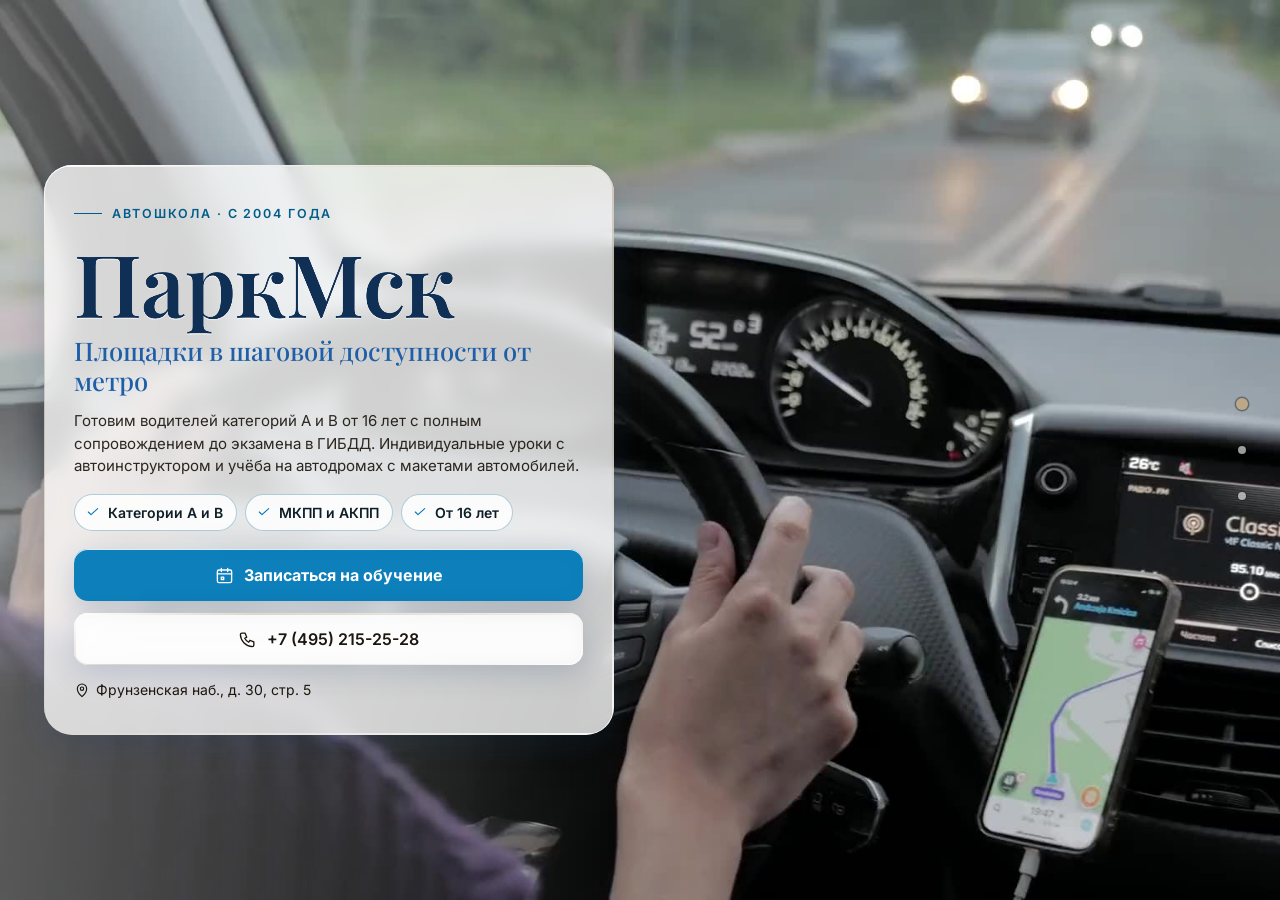
<file: index.html>
<!DOCTYPE html>
<html lang="ru" data-theme="light">
<head>
<meta charset="utf-8">
<meta name="viewport" content="width=device-width, initial-scale=1, viewport-fit=cover">
<title>Автошкола «ПаркМск» — категории А и В от 16 лет, Москва, курсы от 14 000 ₽</title>
<meta name="description" content="Автошкола «ПаркМск» в Москве: категории А и В, индивидуальные уроки с автоинструктором, автодромы с макетами автомобилей. Курсы от 14 000 ₽. Телефон +7 (495) 215-25-28.">
<meta name="robots" content="noindex, nofollow, noarchive">
<meta name="geo.region" content="RU-SPE">
<meta name="geo.placename" content="Санкт-Петербург">
<meta name="geo.position" content="59.8944504;30.4585142">
<meta name="ICBM" content="59.8944504, 30.4585142">
<meta property="og:type" content="website">
<meta property="og:locale" content="ru_RU">
<meta property="og:site_name" content="Автошкола «ПаркМск»">
<meta property="og:title" content="Автошкола «ПаркМск» — категории А и В от 16 лет, Москва, курсы от 14 000 ₽">
<meta property="og:description" content="Автошкола «ПаркМск» в Москве: категории А и В, индивидуальные уроки с автоинструктором, автодромы с макетами автомобилей. Курсы от 14 000 ₽. Телефон +7 (495) 215-25-28.">
<meta name="twitter:card" content="summary_large_image">
<meta name="twitter:title" content="Автошкола «ПаркМск» — категории А и В от 16 лет, Москва, курсы от 14 000 ₽">
<meta name="twitter:description" content="Автошкола «ПаркМск» в Москве: категории А и В, индивидуальные уроки с автоинструктором, автодромы с макетами автомобилей. Курсы от 14 000 ₽. Телефон +7 (495) 215-25-28.">
<meta name="theme-color" content="#f0fafe">
<link rel="icon" href="data:image/svg+xml,%3Csvg%20xmlns%3D%22http%3A//www.w3.org/2000/svg%22%20viewBox%3D%220%200%2064%2064%22%3E%3Crect%20width%3D%2264%22%20height%3D%2264%22%20rx%3D%2214%22%20fill%3D%22%231f5fa8%22/%3E%3Ccircle%20cx%3D%2232%22%20cy%3D%2232%22%20r%3D%2217%22%20fill%3D%22none%22%20stroke%3D%22%23fff%22%20stroke-width%3D%225%22/%3E%3Ccircle%20cx%3D%2232%22%20cy%3D%2232%22%20r%3D%225%22%20fill%3D%22%23ffc54d%22/%3E%3C/svg%3E">
<script>document.documentElement.classList.add('js');try{var _i=parseInt(localStorage.getItem('nb_fs2'),10),_f=[1,1.15,1.3,1.5][_i];if(_f)document.documentElement.style.setProperty('--fs',_f)}catch(e){}</script>
<style id="hero-timing">:root{--hero-d:1.2s}</style>
<link rel="preload" as="image" href="img/hero-poster.jpg" fetchpriority="high">
<!-- шрифты лежат внутри сайта: Google Fonts у российской аудитории режется -->
<style>
@font-face{font-family:'Inter';font-style:normal;font-weight:400;font-display:swap;src:url(assets/fonts/inter-400-cyrillic-ext.woff2) format('woff2');unicode-range:U+0460-052F, U+1C80-1C8A, U+20B4, U+2DE0-2DFF, U+A640-A69F, U+FE2E-FE2F}
@font-face{font-family:'Inter';font-style:normal;font-weight:400;font-display:swap;src:url(assets/fonts/inter-400-cyrillic.woff2) format('woff2');unicode-range:U+0301, U+0400-045F, U+0490-0491, U+04B0-04B1, U+2116}
@font-face{font-family:'Inter';font-style:normal;font-weight:400;font-display:swap;src:url(assets/fonts/inter-400-latin-ext.woff2) format('woff2');unicode-range:U+0100-02BA, U+02BD-02C5, U+02C7-02CC, U+02CE-02D7, U+02DD-02FF, U+0304, U+0308, U+0329, U+1D00-1DBF, U+1E00-1E9F, U+1EF2-1EFF, U+2020, U+20A0-20AB, U+20AD-20C0, U+2113, U+2C60-2C7F, U+A720-A7FF}
@font-face{font-family:'Inter';font-style:normal;font-weight:400;font-display:swap;src:url(assets/fonts/inter-400-latin.woff2) format('woff2');unicode-range:U+0000-00FF, U+0131, U+0152-0153, U+02BB-02BC, U+02C6, U+02DA, U+02DC, U+0304, U+0308, U+0329, U+2000-206F, U+20AC, U+2122, U+2191, U+2193, U+2212, U+2215, U+FEFF, U+FFFD}
@font-face{font-family:'Inter';font-style:normal;font-weight:500;font-display:swap;src:url(assets/fonts/inter-500-cyrillic-ext.woff2) format('woff2');unicode-range:U+0460-052F, U+1C80-1C8A, U+20B4, U+2DE0-2DFF, U+A640-A69F, U+FE2E-FE2F}
@font-face{font-family:'Inter';font-style:normal;font-weight:500;font-display:swap;src:url(assets/fonts/inter-500-cyrillic.woff2) format('woff2');unicode-range:U+0301, U+0400-045F, U+0490-0491, U+04B0-04B1, U+2116}
@font-face{font-family:'Inter';font-style:normal;font-weight:500;font-display:swap;src:url(assets/fonts/inter-500-latin-ext.woff2) format('woff2');unicode-range:U+0100-02BA, U+02BD-02C5, U+02C7-02CC, U+02CE-02D7, U+02DD-02FF, U+0304, U+0308, U+0329, U+1D00-1DBF, U+1E00-1E9F, U+1EF2-1EFF, U+2020, U+20A0-20AB, U+20AD-20C0, U+2113, U+2C60-2C7F, U+A720-A7FF}
@font-face{font-family:'Inter';font-style:normal;font-weight:500;font-display:swap;src:url(assets/fonts/inter-500-latin.woff2) format('woff2');unicode-range:U+0000-00FF, U+0131, U+0152-0153, U+02BB-02BC, U+02C6, U+02DA, U+02DC, U+0304, U+0308, U+0329, U+2000-206F, U+20AC, U+2122, U+2191, U+2193, U+2212, U+2215, U+FEFF, U+FFFD}
@font-face{font-family:'Inter';font-style:normal;font-weight:600;font-display:swap;src:url(assets/fonts/inter-600-cyrillic-ext.woff2) format('woff2');unicode-range:U+0460-052F, U+1C80-1C8A, U+20B4, U+2DE0-2DFF, U+A640-A69F, U+FE2E-FE2F}
@font-face{font-family:'Inter';font-style:normal;font-weight:600;font-display:swap;src:url(assets/fonts/inter-600-cyrillic.woff2) format('woff2');unicode-range:U+0301, U+0400-045F, U+0490-0491, U+04B0-04B1, U+2116}
@font-face{font-family:'Inter';font-style:normal;font-weight:600;font-display:swap;src:url(assets/fonts/inter-600-latin-ext.woff2) format('woff2');unicode-range:U+0100-02BA, U+02BD-02C5, U+02C7-02CC, U+02CE-02D7, U+02DD-02FF, U+0304, U+0308, U+0329, U+1D00-1DBF, U+1E00-1E9F, U+1EF2-1EFF, U+2020, U+20A0-20AB, U+20AD-20C0, U+2113, U+2C60-2C7F, U+A720-A7FF}
@font-face{font-family:'Inter';font-style:normal;font-weight:600;font-display:swap;src:url(assets/fonts/inter-600-latin.woff2) format('woff2');unicode-range:U+0000-00FF, U+0131, U+0152-0153, U+02BB-02BC, U+02C6, U+02DA, U+02DC, U+0304, U+0308, U+0329, U+2000-206F, U+20AC, U+2122, U+2191, U+2193, U+2212, U+2215, U+FEFF, U+FFFD}
@font-face{font-family:'Inter';font-style:normal;font-weight:700;font-display:swap;src:url(assets/fonts/inter-700-cyrillic-ext.woff2) format('woff2');unicode-range:U+0460-052F, U+1C80-1C8A, U+20B4, U+2DE0-2DFF, U+A640-A69F, U+FE2E-FE2F}
@font-face{font-family:'Inter';font-style:normal;font-weight:700;font-display:swap;src:url(assets/fonts/inter-700-cyrillic.woff2) format('woff2');unicode-range:U+0301, U+0400-045F, U+0490-0491, U+04B0-04B1, U+2116}
@font-face{font-family:'Inter';font-style:normal;font-weight:700;font-display:swap;src:url(assets/fonts/inter-700-latin-ext.woff2) format('woff2');unicode-range:U+0100-02BA, U+02BD-02C5, U+02C7-02CC, U+02CE-02D7, U+02DD-02FF, U+0304, U+0308, U+0329, U+1D00-1DBF, U+1E00-1E9F, U+1EF2-1EFF, U+2020, U+20A0-20AB, U+20AD-20C0, U+2113, U+2C60-2C7F, U+A720-A7FF}
@font-face{font-family:'Inter';font-style:normal;font-weight:700;font-display:swap;src:url(assets/fonts/inter-700-latin.woff2) format('woff2');unicode-range:U+0000-00FF, U+0131, U+0152-0153, U+02BB-02BC, U+02C6, U+02DA, U+02DC, U+0304, U+0308, U+0329, U+2000-206F, U+20AC, U+2122, U+2191, U+2193, U+2212, U+2215, U+FEFF, U+FFFD}
@font-face{font-family:'Playfair Display';font-style:normal;font-weight:500;font-display:swap;src:url(assets/fonts/playfair-display-500-cyrillic.woff2) format('woff2');unicode-range:U+0301, U+0400-045F, U+0490-0491, U+04B0-04B1, U+2116}
@font-face{font-family:'Playfair Display';font-style:normal;font-weight:500;font-display:swap;src:url(assets/fonts/playfair-display-500-latin-ext.woff2) format('woff2');unicode-range:U+0100-02BA, U+02BD-02C5, U+02C7-02CC, U+02CE-02D7, U+02DD-02FF, U+0304, U+0308, U+0329, U+1D00-1DBF, U+1E00-1E9F, U+1EF2-1EFF, U+2020, U+20A0-20AB, U+20AD-20C0, U+2113, U+2C60-2C7F, U+A720-A7FF}
@font-face{font-family:'Playfair Display';font-style:normal;font-weight:500;font-display:swap;src:url(assets/fonts/playfair-display-500-latin.woff2) format('woff2');unicode-range:U+0000-00FF, U+0131, U+0152-0153, U+02BB-02BC, U+02C6, U+02DA, U+02DC, U+0304, U+0308, U+0329, U+2000-206F, U+20AC, U+2122, U+2191, U+2193, U+2212, U+2215, U+FEFF, U+FFFD}
@font-face{font-family:'Playfair Display';font-style:normal;font-weight:600;font-display:swap;src:url(assets/fonts/playfair-display-600-cyrillic.woff2) format('woff2');unicode-range:U+0301, U+0400-045F, U+0490-0491, U+04B0-04B1, U+2116}
@font-face{font-family:'Playfair Display';font-style:normal;font-weight:600;font-display:swap;src:url(assets/fonts/playfair-display-600-latin-ext.woff2) format('woff2');unicode-range:U+0100-02BA, U+02BD-02C5, U+02C7-02CC, U+02CE-02D7, U+02DD-02FF, U+0304, U+0308, U+0329, U+1D00-1DBF, U+1E00-1E9F, U+1EF2-1EFF, U+2020, U+20A0-20AB, U+20AD-20C0, U+2113, U+2C60-2C7F, U+A720-A7FF}
@font-face{font-family:'Playfair Display';font-style:normal;font-weight:600;font-display:swap;src:url(assets/fonts/playfair-display-600-latin.woff2) format('woff2');unicode-range:U+0000-00FF, U+0131, U+0152-0153, U+02BB-02BC, U+02C6, U+02DA, U+02DC, U+0304, U+0308, U+0329, U+2000-206F, U+20AC, U+2122, U+2191, U+2193, U+2212, U+2215, U+FEFF, U+FFFD}
/* ===== Notary site — generator stylesheet (light warm base, dark theme by toggle) ===== */
:root{
  --p100:#665230; --p90:#97825e; --p80:#bba887; --p70:#c2b9a9; --p50:#dad5ce; --p40:#e0dedb;
  --p30:#eeece9; --p20:#f1f1f0; --p10:#f8f8f8; --n100:#0e0f11; --n90:#3c404b; --n10:#fff;

  --bg:var(--p10); --bg2:var(--p20); --bg3:var(--p30); --card:var(--n10); --text:var(--n100); --muted:var(--n90);
  --line:var(--p50); --line2:var(--p40); --accent:var(--p90); --accent-d:var(--p100); --accent-l:var(--p80); --accent-soft:var(--p30);
  --on-accent:#fff; --shadow:0 1px 10px rgba(51,51,51,.10); --shadow-lg:0 12px 40px rgba(30,24,10,.14);
  --hero-ov1:rgba(14,15,17,.72); --hero-ov2:rgba(14,15,17,.30); --sec-ov:rgba(248,248,248,.72);
  --ok:#2e8b57; --bad:#b4453b;
  /* те же цвета составляющими: rgba() понимают все браузеры, color-mix() — нет */
  --bg-rgb:248,248,248; --card-rgb:255,255,255; --accent-rgb:151,130,94; --ok-rgb:46,139,87;

  --zc:var(--fs); --fs:1; --vwu:calc(1vw / var(--fs)); --vhu:calc(1vh / var(--fs));   /* масштаб текста (А−/А+) и «честные» vw/vh под ним */
  --hdr-h:68px; --bar-h:70px; --vh:calc(100*var(--vhu)); --gap:24px; --radius:14px; --radius-s:10px;
  --font:"Inter",Tahoma,Arial,sans-serif; --serif:"Playfair Display",Georgia,"Times New Roman",serif;
  --ease:cubic-bezier(.65,.05,.36,1); --speed:520ms;
}
html[data-theme="dark"]{
  --bg:#17150f; --bg2:#1d1a13; --bg3:#252117; --card:#221e15; --text:#f1ebdf; --muted:#b9ae98;
  --line:#3a3325; --line2:#2f2a1e; --accent:#c9b17f; --accent-d:#e0cf9f; --accent-l:#8d7b58; --accent-soft:#2a251a;
  --on-accent:#17150f; --shadow:0 1px 12px rgba(0,0,0,.45); --shadow-lg:0 14px 40px rgba(0,0,0,.55);
  --hero-ov1:rgba(10,9,6,.80); --hero-ov2:rgba(10,9,6,.40); --sec-ov:rgba(16,15,12,.76);
  --bg-rgb:23,21,15; --card-rgb:34,30,21; --accent-rgb:201,177,127;
}

*,*::before,*::after{box-sizing:border-box}
/* А−/А+: весь сайт — шапка, плашки, меню, формы, окна — растёт пропорционально, как при увеличении масштаба в браузере */
html{-webkit-text-size-adjust:100%;scroll-behavior:auto;zoom:var(--fs,1)}
html,body{height:100%;margin:0;overflow:hidden;background:var(--bg);color:var(--text);
  font-family:var(--font);font-size:16px;line-height:1.55;-webkit-font-smoothing:antialiased}
body{overscroll-behavior:none;position:relative}
a{color:inherit;text-decoration:none}
img{display:block;max-width:100%}
button{font:inherit;color:inherit;background:none;border:0;padding:0;cursor:pointer}
input,select,textarea{font:inherit;color:inherit}
h1,h2,h3,h4,p{margin:0}
ul{margin:0;padding:0;list-style:none}
svg{display:block}
.ico{width:22px;height:22px;stroke:currentColor;fill:none;stroke-width:1.7;stroke-linecap:round;stroke-linejoin:round;flex:none}
.vh{position:absolute!important;width:1px;height:1px;overflow:hidden;clip:rect(0 0 0 0);white-space:nowrap}

/* ---------- typography helpers ---------- */
.kicker{display:inline-flex;align-items:center;gap:10px;font-size:13px;font-weight:600;letter-spacing:.14em;text-transform:uppercase;color:var(--accent)}
.kicker::before{content:"";width:28px;height:1px;background:var(--accent)}
.h2{font-size:clamp(26px,calc(3.2*var(--vwu,1vw)),40px);font-weight:600;letter-spacing:-.02em;line-height:1.12;margin-top:10px}
.lead{color:var(--muted);font-size:17px;max-width:640px;margin-top:12px}
.sec-head{margin-bottom:28px}
#contacts .sec-head{margin-bottom:18px}

/* ---------- buttons ---------- */
.btn{display:inline-flex;align-items:center;justify-content:center;gap:10px;min-height:48px;padding:0 22px;border-radius:999px;
  font-weight:600;font-size:15px;line-height:1;border:1.5px solid transparent;transition:background .25s,color .25s,border-color .25s,transform .2s,box-shadow .25s;white-space:nowrap}
.btn:active{transform:translateY(1px)}
.btn-primary{background:var(--accent-d);color:var(--on-accent);border-color:var(--accent-d)}
.btn-primary:hover{background:var(--accent);border-color:var(--accent);color:#fff}
html[data-theme="dark"] .btn-primary:hover{color:#17150f}
.btn-ghost{border-color:var(--line);color:var(--text);background:var(--card)}
.btn-ghost:hover{border-color:var(--accent);color:var(--accent-d)}
.btn-light{background:rgba(255,255,255,.14);color:#fff;border-color:rgba(255,255,255,.55);backdrop-filter:blur(6px)}
.btn-light:hover{background:#fff;color:var(--n100)}
.btn-white{background:#fff;color:var(--n100);border-color:#fff}
.btn-white:hover{background:var(--p30);border-color:var(--p30)}
.btn .ico{width:18px;height:18px}
.btn-sm{min-height:44px;padding:0 16px;font-size:14px}

/* ---------- header ---------- */
.hdr{position:fixed;top:0;left:0;right:0;height:var(--hdr-h);z-index:200;display:flex;align-items:center;
  zoom:calc(1 / var(--zc,1)); --vwu:1vw; --vhu:1vh;   /* А−/А+ шапку не трогают: она всегда как при 100 % (страница в zoom, шапка — встречный zoom) */
  background:rgba(var(--bg-rgb),.88);backdrop-filter:blur(12px);-webkit-backdrop-filter:blur(12px);
  border-bottom:1px solid var(--line2);transition:background .3s}
.hdr-in{width:100%;max-width:1280px;margin:0 auto;padding:0 28px;display:flex;align-items:center;gap:24px}
.brand{display:flex;align-items:center;gap:12px;min-width:0;min-height:44px}
.mono-img{object-fit:contain;background:#fff;padding:2px;box-sizing:border-box}
.mono{width:42px;height:42px;border-radius:12px;background:var(--accent-d);color:var(--on-accent);display:grid;place-items:center;
  font-family:var(--serif);font-size:20px;font-weight:600;flex:none;letter-spacing:.02em}
.brand-t{display:flex;flex-direction:column;line-height:1.15;min-width:0}
.brand-n{font-weight:600;font-size:15px;white-space:nowrap;overflow:hidden;text-overflow:ellipsis}
.brand-s{font-size:13px;color:var(--muted);white-space:nowrap;overflow:hidden;text-overflow:ellipsis}
.nav{display:flex;align-items:center;gap:4px;margin-left:auto}
.nav > li{position:relative}
.nav-a{display:inline-flex;align-items:center;gap:6px;min-height:44px;padding:10px 12px;border-radius:8px;font-size:14px;font-weight:500;color:var(--text);opacity:.8;transition:opacity .2s,background .2s}
.nav-a:hover,.nav-a.cur,.nav > li.open > .nav-a{opacity:1;background:var(--bg3)}
.nav-a .chev{width:14px;height:14px;transition:transform .25s}
.nav > li.open > .nav-a .chev{transform:rotate(180deg)}
.hdr-tools{display:flex;align-items:center;gap:6px;margin-left:8px}
.tool{width:44px;height:44px;border-radius:10px;display:grid;place-items:center;color:var(--text);opacity:.8;transition:background .2s,opacity .2s}
.tool:hover{background:var(--bg3);opacity:1}
.tool .ico{width:20px;height:20px}
.tool-lang{width:auto;padding:0 10px;gap:6px;font-size:13px;font-weight:600;letter-spacing:.04em;display:flex;align-items:center}
.lang-wrap{position:relative}
.lang-dd{position:absolute;right:0;top:calc(100% + 8px);background:var(--card);border:1px solid var(--line);border-radius:12px;box-shadow:var(--shadow-lg);
  padding:6px;min-width:190px;display:none;z-index:210}
.lang-wrap.open .lang-dd{display:block}
.lang-dd button,.lang-dd a{display:flex;width:100%;align-items:center;gap:10px;min-height:44px;padding:9px 12px;border-radius:8px;font-size:14px;text-align:left}
.lang-dd button:hover,.lang-dd a:hover{background:var(--bg3)}
.lang-dd button.cur,.lang-dd a.cur{color:var(--accent-d);font-weight:600}
.lang-dd b{font-size:13px;letter-spacing:.08em;width:26px;color:var(--muted)}
.hdr-book{margin-left:4px}
.burger{display:none}
.moon,.sun{display:none}
html[data-theme="dark"] .sun{display:block}
html:not([data-theme="dark"]) .moon{display:block}

/* mega menu */
.mega{position:absolute;left:50%;top:calc(100% + 10px);transform:translateX(-50%);width:min(980px,calc(calc(100*var(--vwu,1vw)) - 40px));
  background:var(--card);border:1px solid var(--line);border-radius:16px;box-shadow:var(--shadow-lg);padding:20px;display:none;z-index:210}
.nav > li.open > .mega{display:block}
.mega-head{display:flex;justify-content:space-between;align-items:baseline;gap:16px;padding:0 6px 14px;border-bottom:1px solid var(--line2);margin-bottom:12px}
.mega-head b{font-size:14px}
.mega-head span{font-size:13px;color:var(--muted)}
.mega-grid{display:grid;grid-template-columns:repeat(2,1fr);gap:4px}
.mega-it{display:flex;gap:12px;align-items:flex-start;padding:10px 12px;border-radius:10px;text-align:left;width:100%;transition:background .2s}
.mega-it:hover{background:var(--bg3)}
.mega-it .cic{width:38px;height:38px;border-radius:10px;background:var(--accent-soft);color:var(--accent-d);display:grid;place-items:center;flex:none}
.mega-it .cic .ico{width:20px;height:20px}
.mega-it b{display:block;font-size:14px;font-weight:600}
.mega-it small{display:block;font-size:13px;color:var(--muted);line-height:1.35;margin-top:2px}
.mega-it em{font-style:normal;font-size:13px;color:var(--accent);margin-top:3px;display:block}

/* mobile menu */
.mmenu{position:fixed;top:calc(var(--hdr-h) / var(--zc,1));left:0;right:0;bottom:var(--bar-h);z-index:190;background:var(--bg);overflow-y:auto;padding:14px 18px 30px;display:none}
.mmenu.open{display:block}
.mmenu a,.mmenu .macc > button{display:flex;align-items:center;justify-content:space-between;width:100%;padding:14px 6px;border-bottom:1px solid var(--line2);font-size:17px;font-weight:500;text-align:left}
.mmenu .macc > button .chev{width:18px;height:18px;transition:transform .25s}
.mmenu .macc.open > button .chev{transform:rotate(180deg)}
.mmenu .macc-list{display:none;padding:4px 0 8px}
.mmenu .macc.open .macc-list{display:block}
.mmenu .macc-list button{display:flex;align-items:center;gap:12px;width:100%;padding:11px 8px;border-radius:10px;text-align:left;font-size:15px}
.mmenu .macc-list button:hover{background:var(--bg3)}
.mmenu .macc-list .cic{width:32px;height:32px;border-radius:8px;background:var(--accent-soft);color:var(--accent-d);display:grid;place-items:center;flex:none}
.mmenu .macc-list .cic .ico{width:17px;height:17px}
.mmenu-foot{display:flex;flex-wrap:wrap;gap:8px;margin-top:18px}
.mmenu-foot .btn{flex:1}

/* ---------- full-page scroller ---------- */
.fp{position:relative;width:100%;height:var(--vh);overflow:hidden}
.fp-track{will-change:transform;transition:transform var(--speed) var(--ease)}
.fp-track.no-anim{transition:none}
.sec{position:relative;height:var(--vh);width:100%;overflow:hidden}
.sec-scroll{height:100%;overflow-y:auto;overflow-x:hidden;display:flex;flex-direction:column;
  padding:calc(var(--hdr-h) / var(--zc,1) + 20px) 28px calc(var(--bar-h) + 96px);-webkit-overflow-scrolling:touch;scrollbar-width:thin;scrollbar-color:var(--line) transparent}
.wrap{margin:auto;width:100%;max-width:1180px}
.sec-alt{background:var(--bg2)}

/* reveal animation */
.rv{opacity:0;transform:translateY(18px);transition:opacity .7s ease,transform .7s ease;transition-delay:calc(var(--i,0) * 90ms)}
.sec.active .rv{opacity:1;transform:none}

/* side dots */
.dots{position:fixed;right:16px;top:50%;transform:translateY(-50%);z-index:150;display:flex;flex-direction:column;gap:2px}
.dots button{position:relative;width:44px;height:44px;display:grid;place-items:center}
.dots button::after{content:"";width:8px;height:8px;border-radius:50%;background:var(--muted);opacity:.45;transition:transform .25s,opacity .25s,background .25s}
.dots button:hover::after{opacity:.9}
.dots button.cur::after{background:var(--accent);opacity:1;transform:scale(1.5)}
.dots button span{position:absolute;right:32px;top:50%;transform:translateY(-50%) translateX(6px);background:var(--n100);color:#fff;font-size:13px;
  padding:5px 10px;border-radius:6px;white-space:nowrap;opacity:0;pointer-events:none;transition:opacity .2s,transform .2s}
.dots button:hover span{opacity:1;transform:translateY(-50%)}
.sec-hero ~ .dots{color:#fff}
body[data-sec="0"] .dots button::after{background:#fff}
body[data-sec="0"] .dots button.cur::after{background:var(--p80)}

.sec:not(.sec-hero) .sec-scroll{position:relative;z-index:1}

.status{display:inline-flex;align-items:center;gap:8px;padding:8px 14px 8px 10px;border-radius:999px;background:rgba(255,255,255,.12);border:1px solid rgba(255,255,255,.28);font-size:13px;backdrop-filter:blur(6px)}
.status i{width:9px;height:9px;border-radius:50%;background:#7bd389;box-shadow:0 0 0 3px rgba(123,211,137,.28)}
.status.closed i{background:#f08a7e;box-shadow:0 0 0 3px rgba(240,138,126,.28)}
.status.soon i{background:#f0c674;box-shadow:0 0 0 3px rgba(240,198,116,.28)}
.status span{opacity:.85}
.addr-link{display:inline-flex;align-items:center;gap:6px;border-bottom:1px solid currentColor;padding:13px 0 14px;margin:-13px 0 -14px;transition:color .2s}
.addr-link:hover{color:var(--accent)}
.addr-link .ico{width:16px;height:16px}

/* ---------- services ---------- */
.svc-grid{display:grid;grid-template-columns:repeat(5,1fr);gap:14px}
.svc{display:flex;flex-direction:column;align-items:flex-start;gap:10px;padding:18px 16px 16px;border-radius:var(--radius);background:var(--card);border:1px solid var(--line2);
  text-align:left;min-height:170px;transition:transform .25s,box-shadow .25s,border-color .25s;position:relative}
.svc:hover{transform:translateY(-3px);box-shadow:var(--shadow-lg);border-color:var(--accent-l)}
.svc .cic{width:44px;height:44px;border-radius:12px;background:var(--accent-soft);color:var(--accent-d);display:grid;place-items:center}
.svc b{font-size:15px;font-weight:600;line-height:1.3}
.svc small{font-size:13px;color:var(--muted);line-height:1.35}
.svc em{font-style:normal;font-size:13px;color:var(--accent);margin-top:auto;padding-top:6px;display:inline-flex;align-items:center;gap:4px}
.svc em .ico{width:12px;height:12px}

/* ---------- about ---------- */
.about{display:grid;grid-template-columns:1.15fr .85fr;gap:48px;align-items:start}
.about-txt p{color:var(--muted);margin-top:14px;font-size:16px}
.about-txt p:first-of-type{color:var(--text)}
.quote{margin-top:22px;padding:16px 20px;border-left:3px solid var(--accent);background:var(--card);border-radius:0 12px 12px 0;font-family:var(--serif);font-size:18px;line-height:1.45;color:var(--text)}
.creds{display:grid;gap:10px}
.cred{display:flex;gap:14px;align-items:center;padding:14px 16px;border-radius:12px;background:var(--card);border:1px solid var(--line2)}
.cred .cic{width:40px;height:40px;border-radius:10px;background:var(--accent-soft);color:var(--accent-d);display:grid;place-items:center;flex:none}
.cred .cic .ico{width:20px;height:20px}
.cred small{display:block;font-size:13px;color:var(--muted);text-transform:uppercase;letter-spacing:.06em}
.cred b{display:block;font-size:15px;font-weight:600;line-height:1.3}
.chips{display:flex;flex-wrap:wrap;gap:8px;margin-top:16px}
.chips li{padding:8px 14px;border-radius:999px;border:1px solid var(--accent-l);color:var(--accent-d);font-size:13.5px;font-weight:500;background:var(--card)}
.strong-lbl{margin-top:22px;font-size:13px;text-transform:uppercase;letter-spacing:.1em;color:var(--muted)}

/* ---------- how ---------- */
.steps{display:grid;grid-template-columns:repeat(5,1fr);gap:16px;position:relative;margin-top:14px}
.steps::before{content:"";position:absolute;left:8%;right:8%;top:30px;height:1px;background:var(--line)}
.step{position:relative;padding:0 8px}
.step-n{width:60px;height:60px;border-radius:50%;background:var(--card);border:1.5px solid var(--accent-l);color:var(--accent-d);display:grid;place-items:center;
  font-family:var(--serif);font-size:24px;font-weight:600;position:relative;z-index:1;transition:background .4s,color .4s}
.sec.active .step-n{animation:pop .6s var(--ease) both;animation-delay:calc(var(--i) * 140ms + 150ms)}
@keyframes pop{0%{transform:scale(.6);opacity:0}60%{transform:scale(1.08);opacity:1}100%{transform:scale(1)}}
.step b{display:block;margin-top:16px;font-size:17px;font-weight:600}
.step p{color:var(--muted);font-size:14.5px;margin-top:6px}

/* ---------- reviews ---------- */
.reviews{display:grid;grid-template-columns:300px 1fr;gap:28px;align-items:start}
.rsum{background:var(--card);border:1px solid var(--line2);border-radius:var(--radius);padding:26px 24px;text-align:center}
.rsum .big{font-family:var(--serif);font-size:64px;line-height:1;font-weight:500;color:var(--accent-d)}
.stars{display:inline-flex;gap:3px;--fill:100%}
.stars svg{width:20px;height:20px}
.stars .st{fill:var(--line);stroke:none}
.stars .st.on{fill:#e7b73b}
.stars .st.half{fill:url(#halfgrad)}
.rsum .stars{margin-top:8px}
.rsum p{color:var(--muted);font-size:13.5px;margin-top:10px;line-height:1.4}
.rsum .btn{margin-top:16px;width:100%}
.rsum .gis{display:block;margin:10px 0 -14px;padding:14px 0;font-size:13px;color:var(--accent-d);text-decoration:underline;text-underline-offset:3px}
.rgrid{display:grid;grid-template-columns:repeat(2,1fr);gap:14px}
.rev{background:var(--card);border:1px solid var(--line2);border-radius:var(--radius);padding:20px;display:flex;flex-direction:column;gap:10px}
.rev .stars svg{width:15px;height:15px}
.rev p{font-size:14.5px;line-height:1.5;flex:1}
.rev p::before{content:"“";font-family:var(--serif);color:var(--accent);font-size:22px;line-height:0;margin-right:4px;vertical-align:-6px}
.rev-meta{display:flex;flex-wrap:wrap;justify-content:space-between;gap:4px 10px;align-items:baseline;font-size:13px;color:var(--muted)}
.rev-meta b{color:var(--text);font-weight:600}
.rev-src{display:inline-flex;align-items:center;gap:5px;white-space:nowrap;margin-left:auto}
.rev-src i{width:6px;height:6px;border-radius:50%;background:var(--accent)}
.rev-sample{color:var(--muted);font-style:italic;opacity:.85}
.rev-real{color:var(--accent-d);font-weight:600}
.rev-real i{background:var(--ok)}
.rev-is-real{border-color:var(--accent-l)}
.demo-note{margin-top:14px;max-width:760px;font-size:13.5px;line-height:1.45;color:var(--muted);background:var(--accent-soft);
  border-left:3px solid var(--accent);border-radius:0 8px 8px 0;padding:8px 12px}
.rnote{margin-top:14px;font-size:13px;color:var(--muted)}

/* ---------- faq ---------- */
.faq{display:grid;grid-template-columns:1fr 1fr;gap:0 32px;align-items:start}
.faq-col{display:flex;flex-direction:column}
.fq{border-bottom:1px solid var(--line)}
.fq > button{display:flex;width:100%;align-items:center;justify-content:space-between;gap:16px;min-height:44px;padding:16px 4px;text-align:left;font-weight:600;font-size:15.5px;line-height:1.35}
.fq > button .pl{width:26px;height:26px;border-radius:50%;border:1px solid var(--line);display:grid;place-items:center;flex:none;color:var(--accent-d);transition:transform .3s,background .3s}
.fq > button .pl .ico{width:14px;height:14px}
.fq.open > button .pl{transform:rotate(45deg);background:var(--accent-soft)}
.fq-a{display:grid;grid-template-rows:0fr;transition:grid-template-rows .35s var(--ease)}
.fq.open .fq-a{grid-template-rows:1fr}
.fq-a > div{overflow:hidden}
.fq-a p{color:var(--muted);font-size:14.5px;padding:0 4px 16px;line-height:1.55}
.fq-a .faq-note{font-size:13px;color:var(--accent-d);padding-bottom:6px}
.fq-a .faq-note:empty{display:none}

/* ---------- contacts ---------- */
.contacts{display:grid;grid-template-columns:1fr 1.05fr 1fr;gap:18px;align-items:stretch}
.contacts .cbox{padding:16px 18px}
.cbox{background:var(--card);border:1px solid var(--line2);border-radius:var(--radius);padding:20px}
.cl{display:grid;gap:12px}
.cl li{display:flex;gap:12px;align-items:flex-start}
.cl .cic{width:36px;height:36px;border-radius:10px;background:var(--accent-soft);color:var(--accent-d);display:grid;place-items:center;flex:none}
.cl .cic .ico{width:18px;height:18px}
.cl small{display:block;font-size:13px;color:var(--muted);text-transform:uppercase;letter-spacing:.06em}
.cl b{display:block;font-weight:500;font-size:15px;line-height:1.4}
.cl a.tel,.cl a.mail{display:block;padding:14px 0;margin:-14px 0}
.cl a.tel:hover,.cl a.mail:hover{color:var(--accent-d)}
.hours-link{display:inline-block;font-size:13px;color:var(--accent-d);text-decoration:underline;text-underline-offset:3px;padding:14px 0;margin:-14px 0}
.cl .msgs{display:flex;gap:8px;margin-top:4px;flex-wrap:wrap}
.cl .msgs a{display:inline-flex;align-items:center;gap:6px;padding:6px 10px;border-radius:8px;border:1px solid var(--line);font-size:13px;min-height:44px}
.cl .msgs a .ico{width:16px;height:16px}
.mapbox{display:flex;flex-direction:column;gap:12px;padding:12px}
.map{flex:1;min-height:280px;border-radius:10px;overflow:hidden;border:1px solid var(--line);background:var(--bg3);position:relative}
.map iframe{width:100%;height:100%;border:0;position:absolute;inset:0}
.map-actions{display:flex;gap:8px;flex-wrap:wrap}
.map-actions .btn{flex:1;min-height:44px;font-size:14px;padding:0 12px}

/* form */
.form h3{font-size:19px;font-weight:600}
.form .fdesc{color:var(--muted);font-size:13.5px;margin-top:6px}
.fg{display:grid;gap:8px;margin-top:12px}
.f2{display:grid;grid-template-columns:1fr 1fr;gap:10px}
.fld{display:flex;flex-direction:column;gap:4px}
.fld label{font-size:13px;color:var(--muted);font-weight:500}
.fld input,.fld select,.fld textarea{width:100%;background:var(--bg);border:1px solid var(--line);border-radius:10px;padding:8px 12px;font-size:14px;transition:border-color .2s,box-shadow .2s;min-height:44px}
.fld textarea{min-height:48px;resize:vertical}
.fld input:focus,.fld select:focus,.fld textarea:focus{outline:0;border-color:var(--accent);box-shadow:0 0 0 3px rgba(var(--accent-rgb),.22)}
.fld.err input,.fld.err select{border-color:var(--bad)}
.ferr{font-size:13px;color:var(--bad);display:none}
.fld.err .ferr{display:block}
.fnote{font-size:13px;color:var(--muted);margin-top:8px;line-height:1.4}
.fok{display:none;margin-top:10px;padding:10px 12px;border-radius:10px;background:rgba(var(--ok-rgb),.12);color:var(--ok);font-size:13.5px}
.fok.show{display:block}

.foot{margin-top:18px;padding-top:12px;padding-left:250px;flex-wrap:nowrap;align-items:flex-start;border-top:1px solid var(--line2);display:flex;justify-content:space-between;gap:16px;flex-wrap:wrap;font-size:13px;color:var(--muted)}
.foot p{max-width:none}
.foot .fl{white-space:nowrap;flex:none}
.foot .fl a{margin-left:14px;padding:14px 0;margin-top:-14px;margin-bottom:-14px;display:inline-block;min-width:44px;text-align:center;text-decoration:underline;text-underline-offset:3px}

/* ---------- bottom bar ---------- */
.bar{position:fixed;inset:auto 0 0;z-index:300;background:var(--card);box-shadow:0 -1px 10px rgba(51,51,51,.1);border-top:1px solid var(--line2);
  padding:6px 0;padding-bottom:calc(6px + env(safe-area-inset-bottom,0px))}
.bar-in{display:flex;justify-content:space-around;align-items:center;max-width:1080px;margin:0 auto}
.bi{display:flex;flex-direction:column;align-items:center;gap:5px;padding:8px 24px;border-radius:10px;font-size:13.5px;line-height:1;color:var(--text);opacity:.65;
  transition:opacity .3s,background .3s,color .3s;flex:1;max-width:190px;min-width:0}
.bi span{white-space:nowrap;max-width:100%;overflow:hidden;text-overflow:ellipsis}
.bi .ico{width:24px;height:24px}
.bi:hover{opacity:1;background:var(--bg3)}
.bi.cur{opacity:1;color:var(--accent-d)}


/* ---------- modals ---------- */
.modal{position:fixed;inset:0;z-index:400;background:rgba(14,15,17,.62);display:none;align-items:center;justify-content:center;padding:20px}
.modal.open{display:flex}
.mbox{background:var(--card);color:var(--text);border-radius:18px;width:100%;max-width:560px;max-height:min(calc(86*var(--vhu,1vh)),860px);overflow:auto;padding:26px 26px 22px;position:relative;box-shadow:var(--shadow-lg);
  animation:mup .3s var(--ease)}
@keyframes mup{from{opacity:0;transform:translateY(16px) scale(.98)}to{opacity:1;transform:none}}
.mbox-lg{max-width:760px}
.mclose{position:absolute;top:12px;right:12px;width:44px;height:44px;border-radius:50%;display:grid;place-items:center;color:var(--muted)}
.mclose:hover{background:var(--bg3);color:var(--text)}
.mbox h3{font-size:22px;font-weight:600;padding-right:36px}
.mbox .msub{color:var(--muted);font-size:14px;margin-top:4px}
.hours-t{width:100%;border-collapse:collapse;margin-top:16px;font-size:15px}
.hours-t td{padding:9px 6px;border-bottom:1px solid var(--line2)}
.hours-t td:last-child{text-align:right;font-weight:500;white-space:nowrap}
.hours-t tr.today td{color:var(--accent-d);font-weight:600}
.hours-t tr.today td:first-child::after{content:" · " attr(data-today);font-weight:400;font-size:13px;color:var(--muted)}
.hours-t tr.off td:last-child{color:var(--muted);font-weight:400}
.mnote{margin-top:14px;padding:12px 14px;border-radius:10px;background:var(--bg2);font-size:13.5px;color:var(--muted)}
.mnote b{display:block;color:var(--text);margin-bottom:3px;font-size:13px}
.mcontacts{display:flex;flex-wrap:wrap;gap:8px;margin-top:14px}
.mcontacts a{display:inline-flex;align-items:center;gap:7px;min-height:44px;padding:9px 13px;border-radius:10px;border:1px solid var(--line);font-size:13.5px}
.mcontacts a .ico{width:16px;height:16px}
.mcontacts a:hover{border-color:var(--accent)}
/* способы записи: позвонить, написать на почту, заказать обратный звонок */
.bk-opts{display:grid;gap:10px;margin-top:14px}
.bk-opt{display:flex;align-items:center;gap:14px;min-height:60px;padding:10px 16px;border-radius:14px;border:1px solid var(--line);background:var(--bg3);color:var(--text);font-size:16px;font-weight:600;text-align:left;text-decoration:none;transition:border-color .2s,background .2s}
.bk-opt:hover{border-color:var(--accent);background:var(--accent-soft)}
.bk-opt .ico{width:24px;height:24px;color:var(--accent-d);flex:none}
.bk-opt small{display:block;font-weight:400;font-size:13px;color:var(--muted);margin-top:1px}
.mbox-book{max-width:440px}
/* оплата значками, подпись у общего телефона */
.pay-pills{display:flex;flex-wrap:wrap;gap:6px;margin-top:5px}
.pay-pill{display:inline-flex;align-items:center;gap:6px;padding:4px 11px 4px 9px;border-radius:999px;border:1px solid var(--line);background:var(--bg3);font-size:13px;font-weight:600;line-height:1.3;white-space:nowrap}
.pay-pill .ico{width:15px;height:15px;color:var(--accent-d)}
.pay-pill.pay-logo{background:#fff;border-color:rgba(0,0,0,.12);padding:3px 11px;min-height:28px}
.pay-pill.pay-logo img{display:block;height:17px;width:auto}
.pay-pill.pay-logo img[src$="sbp.svg"]{height:20px}

.brand-t{display:flex;flex-direction:column;justify-content:center;gap:2px;line-height:1.1;min-width:0}
.brand-s{display:block;font-size:10.5px;font-weight:600;letter-spacing:.16em;text-transform:uppercase;color:var(--muted);white-space:nowrap;overflow:visible;text-overflow:clip}
.brand-n{font-size:16px;font-weight:600;white-space:nowrap;overflow:visible;text-overflow:clip}
.nav-a{white-space:nowrap}
#navServices{position:static}
.mega{max-height:calc(calc(100*var(--vhu,1vh)) - var(--hdr-h) - 24px);overflow-y:auto;top:calc(100% + 6px);width:min(980px,calc(calc(100*var(--vwu,1vw)) - 32px))}
@media screen and (max-width:760px){.mega-grid{grid-template-columns:1fr}}
@media screen and (max-width:479px){.brand-t{display:flex}.brand-s{font-size:9px;letter-spacing:.14em}.brand-n{font-size:12.5px;white-space:normal;line-height:1.12}}
.bk-inline{grid-template-columns:repeat(3,1fr);gap:8px}
.bk-inline .bk-opt{flex-direction:column;justify-content:center;gap:5px;min-height:76px;padding:9px 6px;font-size:13.5px;text-align:center;line-height:1.2}
.bk-inline .bk-opt .ico{width:22px;height:22px}
.bk-inline .bk-opt small{display:none}
/* services modal */
.svc-list{margin-top:16px;display:grid;grid-template-columns:1fr 1fr;gap:6px}
.svc-list button{display:flex;gap:10px;align-items:center;width:100%;min-height:44px;text-align:left;padding:10px 12px;border-radius:10px;font-size:14px;line-height:1.35;border:1px solid var(--line2);background:var(--bg)}
.svc-list button:hover{border-color:var(--accent);background:var(--accent-soft)}
.svc-list button .ico{width:16px;height:16px;color:var(--accent);margin-top:2px}
.mhint{font-size:13px;color:var(--muted);margin-top:12px}
.mhead{display:flex;gap:14px;align-items:center;padding-right:36px}
.mhead .cic{width:48px;height:48px;border-radius:12px;background:var(--accent-soft);color:var(--accent-d);display:grid;place-items:center;flex:none}

/* ---------- responsive ---------- */
@media (max-width:1200px){
  .svc-grid{grid-template-columns:repeat(5,1fr)}
  .svc{min-height:160px;padding:14px}
  .svc small{display:none}
}
@media screen and (max-width:991px){
  :root{--hdr-h:62px}
  .nav,.hdr-book{display:none}
  .burger{display:grid}
  .hdr-in{padding:0 18px;gap:12px}
}
@media (max-width:991px){
  :root{--bar-h:64px}
  .sec-scroll{padding:calc(var(--hdr-h) / var(--zc,1) + 16px) 22px calc(var(--bar-h) + 96px)}
  .dots{right:8px;gap:8px}
  .dots button span{display:none}
  .svc-grid{grid-template-columns:repeat(3,1fr);gap:10px}
  .svc{min-height:0}
  .about{grid-template-columns:1fr;gap:22px}
  .steps{grid-template-columns:repeat(5,1fr);gap:10px}
  .step-n{width:48px;height:48px;font-size:20px}
  .step b{font-size:15px}.step p{font-size:13px}
  .reviews{grid-template-columns:1fr;gap:16px}
  .rsum{display:flex;align-items:center;gap:18px;text-align:left;padding:16px 18px}
  .rsum .big{font-size:44px}.rsum .stars{margin:0}.rsum p{margin:0;flex:1}.rsum .btn{margin:0;width:auto}.rsum .gis{display:none}
  .faq{grid-template-columns:1fr;gap:0}
  .contacts{grid-template-columns:1fr 1fr}
  .foot{padding-left:0}
  .contacts .form{grid-column:1 / -1}
  .map{min-height:240px}
  .bi{padding:10px 12px;font-size:13px}
}
@media (max-width:767px){
  :root{--bar-h:62px}
  .h2{font-size:26px}
  .lead{font-size:15px}
  .sec-head{margin-bottom:18px}
  .sec-scroll{padding-left:16px;padding-right:16px}
  .svc-grid{grid-template-columns:repeat(2,1fr);gap:10px}
  .svc{padding:12px;gap:8px}
  .svc .cic{width:36px;height:36px}
  .svc b{font-size:13.5px}
  .svc em{display:none}
  .steps{grid-template-columns:1fr;gap:12px}
  .steps::before{left:24px;right:auto;top:10px;bottom:10px;height:auto;width:1px}
  .step{display:grid;grid-template-columns:48px 1fr;gap:14px;align-items:start;padding:0}
  .step-n{grid-row:1 / span 2}
  .step b{margin-top:10px;grid-column:2}
  .step p{grid-column:2;margin-top:2px}
  .rgrid{display:flex;overflow-x:auto;gap:12px;scroll-snap-type:x mandatory;padding-bottom:8px;margin:0 -16px;padding-left:16px;padding-right:16px;scrollbar-width:none}
  .rgrid::-webkit-scrollbar{display:none}
  .rev{flex:0 0 82%;scroll-snap-align:start}
  .rsum{flex-wrap:wrap;gap:12px}
  .rsum p{flex-basis:100%}
  .contacts{grid-template-columns:1fr;gap:14px}
  .contacts .form{grid-column:auto}
  .cbox{padding:16px}
  .map{min-height:220px}
  .f2{grid-template-columns:1fr}
  .foot{flex-direction:column;gap:8px;padding-left:0}
  .bi{padding:8px 4px;font-size:13px;gap:4px}
  .bi .ico{width:22px;height:22px}
  .sec-scroll{padding-bottom:calc(var(--bar-h) + 66px)}
  .mmenu{padding-bottom:80px}
  .demo-note{font-size:13px;padding:7px 10px}
  .mbox{padding:22px 18px 18px;border-radius:16px}
  .svc-list{grid-template-columns:1fr}
  .dots{right:6px;gap:0}
  .dots button{width:44px;height:44px}
  .dots button::after{width:6px;height:6px}
}
@media screen and (max-width:479px){
  :root{--hdr-h:58px}
  .mono{width:36px;height:36px;font-size:17px;border-radius:10px}
  .brand-n{font-size:14px}
  /* тапы в шапке доведены до 44px (см. .tool ниже) — на самой узкой ширине
     текстовому названию рядом с логотипом уже не хватает места без обрезки,
     поэтому в шапке оставляем только логотип-ссылку */
  .tool{width:44px;height:44px}
  .tool-lang{padding:0 8px;width:auto}
  .tool-lang .ico{display:none}
}
@media (max-width:479px){
  :root{--bar-h:60px}
  .svc{padding:11px 10px}
  .svc b{font-size:13px}
  .bi{padding:6px 2px;font-size:13px;gap:4px;width:100%;max-width:none;letter-spacing:-.01em}
  .bi .ico{width:20px;height:20px}
  .bar{padding:5px 0}
  .cl b{font-size:14px}
}
@media (max-height:640px) and (min-width:768px){
  .svc{min-height:0}
}
@media (prefers-reduced-motion:reduce){
  .fp-track{transition-duration:0s}
  .rv{transition:none;opacity:1;transform:none}
}


/* пометка «демонстрационный проект» в подвале */
.foot-demo{margin-top:.5em;font-size:13px;line-height:1.45;opacity:.62}
.foot-demo a{padding:14px 0;margin:-14px 0;display:inline-block;min-width:44px;text-decoration:underline}

/* --- материалы конторы (перенесённый контент клиента) --- */
.info-links{display:flex;flex-wrap:wrap;gap:10px;justify-content:center;margin-top:26px}
.info-links .ilink{display:inline-flex;align-items:center;gap:8px;min-height:44px;padding:9px 16px;border-radius:999px;border:1px solid var(--line);background:var(--card);color:var(--text);font:inherit;font-size:14px;cursor:pointer;transition:background .2s,border-color .2s}
.info-links .ilink:hover{border-color:var(--accent-d);background:var(--bg-alt)}
.info-tabs{display:flex;flex-wrap:wrap;gap:8px;margin:14px 0 4px}
.info-tabs button{min-height:44px;padding:7px 13px;border-radius:999px;border:1px solid var(--line);background:transparent;color:var(--text);font:inherit;font-size:13px;cursor:pointer}
.info-tabs button[aria-selected="true"]{background:var(--accent-d);border-color:var(--accent-d);color:#fff}
.info-body{max-height:min(calc(56*var(--vhu,1vh)),520px);overflow:auto;margin-top:10px;padding-right:4px}
.info-note{font-size:13px;opacity:.7;margin:6px 0 10px}
.info-i{border-bottom:1px solid var(--line)}
.info-i > button{width:100%;display:flex;justify-content:space-between;align-items:center;gap:12px;padding:13px 2px;background:none;border:0;color:inherit;font:inherit;font-weight:600;text-align:left;cursor:pointer}
.info-i > button .pl{width:26px;height:26px;border-radius:50%;border:1px solid var(--line);display:grid;place-items:center;flex:none;color:var(--accent-d);transition:transform .3s,background .3s}
.info-i > button .pl .ico{width:14px;height:14px}
.info-i.open > button .pl{transform:rotate(45deg);background:var(--accent-soft)}
.info-i > div{display:none;padding:0 2px 14px;font-size:15px;line-height:1.62}
.info-i.open > div{display:block}
.info-i p{margin:0 0 10px}
.info-i h4{margin:14px 0 6px;font-size:15px}
.info-i ul{margin:0 0 10px;padding-left:20px}
.info-i li{margin:0 0 5px}
.info-i table{width:100%;border-collapse:collapse;margin:0 0 12px;font-size:14px}
.info-i th,.info-i td{border:1px solid var(--line);padding:7px 9px;text-align:left;vertical-align:top}
.info-f{display:inline-flex;align-items:center;gap:7px;margin:0 8px 8px 0;min-height:44px;padding:7px 12px;border:1px solid var(--line);border-radius:8px;font-size:13px;text-decoration:none;color:var(--accent-d)}
.info-src{display:block;font-size:13px;opacity:.55;margin-top:8px}

/* мобильный: экран должен помещаться целиком, без прокрутки внутри секции —
   поэтому убираем самое объёмное (встроенная карта заменяется кнопкой) и поджимаем формы */
@media (max-width:760px){
  .mapbox .map{display:none}
  .mapbox{padding:0;background:none;border:0}
  /* карточка со списком контактов на телефоне не нужна: адрес, телефон, часы —
     в нижней плашке; прячем её целиком, иначе остаётся пустая рамка */
  #contacts .cbox-info{display:none}
  .foot{padding-left:0;font-size:13px;gap:8px}
  .foot .fl{white-space:normal;flex:1 1 auto}
  .foot .fl a{margin:-14px 12px -14px 0;padding:14px 0;display:inline-block}
  .form .fld{margin-bottom:8px}
  .reviews .rev:nth-child(n+4){display:none}
  .creds .cred:nth-child(n+4){display:none}
  /* второстепенное на телефоне убираем: метро и оплата есть в модалке часов,
     язык и удобное время можно написать в комментарии */
  .cl li.li-metro,.cl li.li-payment{display:none}
  .fld-lang,.fld-time{display:none}
  .foot [data-i18n="foot_disclaimer"]{display:none}
  .foot{padding-top:10px;font-size:13px}
  #about .sec-head .lead,#contacts .sec-head .lead,.form .fnote{display:none}
  /* на телефоне адрес, часы и телефоны всегда под рукой в нижней плашке,
     поэтому на экране контактов оставляем форму и кнопки карты */
  #about .quote,#about .about-txt p:nth-of-type(3){display:none}
  .creds .cred:nth-child(n+3){display:none}
}

/* ---------- размер текста и режим для слабовидящих ---------- */
.tool-a span{font-weight:700;font-size:13px;line-height:1;letter-spacing:.01em}
#hcBtn[aria-pressed="true"]{border-color:var(--accent-d);color:var(--accent-d)}

html[data-hc="1"]{
  --bg:#000; --bg2:#000; --bg3:#000; --card:#000; --text:#fff; --muted:#fff;
  --line:#fff; --line2:#fff; --accent:#ffe14d; --accent-d:#ffe14d; --accent-l:#ffe14d;
  --accent-soft:#000; --on-accent:#000; --shadow:none; --shadow-lg:none;
  --hero-ov1:rgba(0,0,0,.9); --hero-ov2:rgba(0,0,0,.85); --sec-ov:rgba(0,0,0,.92);
  --bg-rgb:0,0,0; --card-rgb:0,0,0; --accent-rgb:255,225,77;
}
html[data-hc="1"] body{background:#000;color:#fff}
html[data-hc="1"] .sec-bg,html[data-hc="1"] .hero-bg,html[data-hc="1"] .sec-photo{display:none!important}
html[data-hc="1"] *{text-shadow:none!important;box-shadow:none!important;backdrop-filter:none!important}
html[data-hc="1"] .card,html[data-hc="1"] .tool,html[data-hc="1"] .btn,
html[data-hc="1"] .chip,html[data-hc="1"] .tag{border:2px solid #fff!important;background:#000!important;color:#fff!important}
html[data-hc="1"] .btn-primary{background:#ffe14d!important;color:#000!important;border-color:#ffe14d!important}
html[data-hc="1"] .btn-primary *{color:#000!important}
html[data-hc="1"] .sec-scroll :where(p,li,span,small,b,strong,h1,h2,h3,h4,td,th,div){color:#fff!important;opacity:1!important}
html[data-hc="1"] a:not(.btn):not(.nav-a){text-decoration:underline;color:#ffe14d!important}
html[data-hc="1"] :focus-visible{outline:3px solid #ffe14d;outline-offset:2px}

/* палец должен попадать и по ширине, не только по высоте — правило в самом
   конце файла, чтобы точно не быть перебитым медиа-запросами/темой выше */
.tool,.tool-lang,.brand{min-width:44px}

</style>
<link rel="stylesheet" href="css/etalon.css?v=20261112f">
<link rel="stylesheet" href="css/title-b.css?v=20261112f">
<link rel="stylesheet" href="css/nevo.css?v=20261112f">
<link rel="stylesheet" href="css/school.css?v=1">
<script type="application/ld+json">{"@context": "https://schema.org", "@type": "DrivingSchool", "name": "Автошкола «ПаркМск»", "telephone": "+7 (495) 215-25-28", "email": "parkmsk@mail.ru", "sameAs": [], "address": {"@type": "PostalAddress", "streetAddress": "Фрунзенская наб., д. 30, стр. 5", "addressLocality": "Москва", "addressCountry": "RU"}, "geo": {"@type": "GeoCoordinates", "latitude": 55.6683215, "longitude": 37.4840751}, "department": [{"@type": "DrivingSchool", "name": "Автошкола «ПаркМск» — Юго-Западная", "telephone": "+7 (495) 215-25-28", "address": {"@type": "PostalAddress", "streetAddress": "проспект Вернадского, 78", "addressLocality": "Москва", "addressCountry": "RU"}, "geo": {"@type": "GeoCoordinates", "latitude": 55.6683215, "longitude": 37.4840751}}, {"@type": "DrivingSchool", "name": "Автошкола «ПаркМск» — Воробьёвы горы", "telephone": "+7 (495) 215-25-28", "address": {"@type": "PostalAddress", "streetAddress": "СК «Лужники»", "addressLocality": "Москва", "addressCountry": "RU"}, "geo": {"@type": "GeoCoordinates", "latitude": 55.717, "longitude": 37.5517}}, {"@type": "DrivingSchool", "name": "Автошкола «ПаркМск» — Водный стадион", "telephone": "+7 (495) 215-25-28", "address": {"@type": "PostalAddress", "streetAddress": "улица Войкова, вл. 6", "addressLocality": "Москва", "addressCountry": "RU"}, "geo": {"@type": "GeoCoordinates", "latitude": 55.8571745, "longitude": 37.5226028}}, {"@type": "DrivingSchool", "name": "Автошкола «ПаркМск» — Крылатское", "telephone": "+7 (495) 215-25-28", "address": {"@type": "PostalAddress", "streetAddress": "улица Крылатская, 2", "addressLocality": "Москва", "addressCountry": "RU"}, "geo": {"@type": "GeoCoordinates", "latitude": 55.752261, "longitude": 37.4344324}}, {"@type": "DrivingSchool", "name": "Автошкола «ПаркМск» — Достоевская", "telephone": "+7 (495) 215-25-28", "address": {"@type": "PostalAddress", "streetAddress": "Суворовская площадь, 1/52 к2", "addressLocality": "Москва", "addressCountry": "RU"}, "geo": {"@type": "GeoCoordinates", "latitude": 55.7807898, "longitude": 37.6139316}}, {"@type": "DrivingSchool", "name": "Автошкола «ПаркМск» — Спортивная", "telephone": "+7 (495) 215-25-28", "address": {"@type": "PostalAddress", "streetAddress": "улица Савельева, 5", "addressLocality": "Москва", "addressCountry": "RU"}, "geo": {"@type": "GeoCoordinates", "latitude": 55.7225698, "longitude": 37.5627396}}, {"@type": "DrivingSchool", "name": "Автошкола «ПаркМск» — Бутырская", "telephone": "+7 (495) 215-25-28", "address": {"@type": "PostalAddress", "streetAddress": "Огородный проезд, 8 стр. 1", "addressLocality": "Москва", "addressCountry": "RU"}, "geo": {"@type": "GeoCoordinates", "latitude": 55.8127033, "longitude": 37.6043084}}, {"@type": "DrivingSchool", "name": "Автошкола «ПаркМск» — Смоленская", "telephone": "+7 (495) 215-25-28", "address": {"@type": "PostalAddress", "streetAddress": "Ружейный переулок, 4 стр. 1", "addressLocality": "Москва", "addressCountry": "RU"}, "geo": {"@type": "GeoCoordinates", "latitude": 55.7435522, "longitude": 37.5808375}}, {"@type": "DrivingSchool", "name": "Автошкола «ПаркМск» — Юго-Западная", "telephone": "+7 (495) 215-25-28", "address": {"@type": "PostalAddress", "streetAddress": "улица Покрышкина, 8 к. 3", "addressLocality": "Москва", "addressCountry": "RU"}, "geo": {"@type": "GeoCoordinates", "latitude": 55.6656099, "longitude": 37.4722312}}, {"@type": "DrivingSchool", "name": "Автошкола «ПаркМск» — Марьина Роща", "telephone": "+7 (495) 215-25-28", "address": {"@type": "PostalAddress", "streetAddress": "2-й Вышеславцев переулок, 5А", "addressLocality": "Москва", "addressCountry": "RU"}, "geo": {"@type": "GeoCoordinates", "latitude": 55.7907851, "longitude": 37.6083597}}, {"@type": "DrivingSchool", "name": "Автошкола «ПаркМск» — Фрунзенская", "telephone": "+7 (495) 215-25-28", "address": {"@type": "PostalAddress", "streetAddress": "Фрунзенская набережная, 30 стр. 5", "addressLocality": "Москва", "addressCountry": "RU"}, "geo": {"@type": "GeoCoordinates", "latitude": 55.7250577, "longitude": 37.582543}}, {"@type": "DrivingSchool", "name": "Автошкола «ПаркМск» — Парк Культуры", "telephone": "+7 (495) 215-25-28", "address": {"@type": "PostalAddress", "streetAddress": "Зубовский бульвар, 11а", "addressLocality": "Москва", "addressCountry": "RU"}, "geo": {"@type": "GeoCoordinates", "latitude": 55.7355656, "longitude": 37.5927668}}, {"@type": "DrivingSchool", "name": "Автошкола «ПаркМск» — Университет", "telephone": "+7 (495) 215-25-28", "address": {"@type": "PostalAddress", "streetAddress": "проспект Вернадского, 8а", "addressLocality": "Москва", "addressCountry": "RU"}, "geo": {"@type": "GeoCoordinates", "latitude": 55.6897616, "longitude": 37.5271372}}], "hasOfferCatalog": {"@type": "OfferCatalog", "name": "Обучение вождению", "itemListElement": [{"@type": "Offer", "itemOffered": {"@type": "Course", "name": "А, В  — индивидуальные занятия по вождению — Стоимость"}, "price": "3000", "priceCurrency": "RUB"}, {"@type": "Offer", "itemOffered": {"@type": "Course", "name": "В  — «Автошкола», экзамены в ГИБДД — Стоимость"}, "price": "14000", "priceCurrency": "RUB"}, {"@type": "Offer", "itemOffered": {"@type": "Course", "name": "А  — «Мотошкола», экзамены в ГИБДД — Стоимость"}, "price": "14000", "priceCurrency": "RUB"}, {"@type": "Offer", "itemOffered": {"@type": "Course", "name": "Мастер-класс по уличной парковке — Стоимость"}, "price": "5000", "priceCurrency": "RUB"}]}, "legalName": "ООО «Автошкола «Парк МСК»"}</script>
<style id="city-map-bg">
/* Фон раздела «Как нас найти» — картинка города школы */
#contacts .sec-bg{background:#1c2633}
#contacts .sec-bg .a4bg{display:none}
#contacts .sec-bg .city-bg{position:absolute;inset:0}
#contacts .sec-bg .city-bg img{opacity:1;object-fit:cover;object-position:50% 60%}
#contacts .sec-bg::after,html[data-theme="light"]:not([data-hc="1"]) #contacts .sec-bg::after{background:linear-gradient(180deg,rgba(10,22,40,.10) 0%,rgba(10,22,40,.30) 100%)}
html[data-theme="dark"] #contacts .sec-bg::after{background:rgba(5,12,24,.55)}
@media (max-width:760px){#contacts .sec-bg .city-bg img{object-position:50% 50%}}
</style>
</head>
<body data-sec="0">
<svg xmlns="http://www.w3.org/2000/svg" style="display:none" aria-hidden="true">
<!-- Font Awesome Free 5.13.0 by @fontawesome - https://fontawesome.com License - https://fontawesome.com/license/free (Icons: CC BY 4.0) --><symbol id="fa-wa" viewBox="0 0 448 512"><path fill="currentColor" stroke="none" d="M380.9 97.1C339 55.1 283.2 32 223.9 32c-122.4 0-222 99.6-222 222 0 39.1 10.2 77.3 29.6 111L0 480l117.7-30.9c32.4 17.7 68.9 27 106.1 27h.1c122.3 0 224.1-99.6 224.1-222 0-59.3-25.2-115-67.1-157zm-157 341.6c-33.2 0-65.7-8.9-94-25.7l-6.7-4-69.8 18.3L72 359.2l-4.4-7c-18.5-29.4-28.2-63.3-28.2-98.2 0-101.7 82.8-184.5 184.6-184.5 49.3 0 95.6 19.2 130.4 54.1 34.8 34.9 56.2 81.2 56.1 130.5 0 101.8-84.9 184.6-186.6 184.6zm101.2-138.2c-5.5-2.8-32.8-16.2-37.9-18-5.1-1.9-8.8-2.8-12.5 2.8-3.7 5.6-14.3 18-17.6 21.8-3.2 3.7-6.5 4.2-12 1.4-32.6-16.3-54-29.1-75.5-66-5.7-9.8 5.7-9.1 16.3-30.3 1.8-3.7.9-6.9-.5-9.7-1.4-2.8-12.5-30.1-17.1-41.2-4.5-10.8-9.1-9.3-12.5-9.5-3.2-.2-6.9-.2-10.6-.2-3.7 0-9.7 1.4-14.8 6.9-5.1 5.6-19.4 19-19.4 46.3 0 27.3 19.9 53.7 22.6 57.4 2.8 3.7 39.1 59.7 94.8 83.8 35.2 15.2 49 16.5 66.6 13.9 10.7-1.6 32.8-13.4 37.4-26.4 4.6-13 4.6-24.1 3.2-26.4-1.3-2.5-5-3.9-10.5-6.6z"/></symbol><symbol id="fa-tg" viewBox="0 0 448 512"><path fill="currentColor" stroke="none" d="M446.7 98.6l-67.6 318.8c-5.1 22.5-18.4 28.1-37.3 17.5l-103-75.9-49.7 47.8c-5.5 5.5-10.1 10.1-20.7 10.1l7.4-104.9 190.9-172.5c8.3-7.4-1.8-11.5-12.9-4.1L117.8 284 16.2 252.2c-22.1-6.9-22.5-22.1 4.6-32.7L418.2 66.4c18.4-6.9 34.5 4.1 28.5 32.2z"/></symbol><symbol id="fa-vk" viewBox="0 0 576 512"><path fill="currentColor" stroke="none" d="M545 117.7c3.7-12.5 0-21.7-17.8-21.7h-58.9c-15 0-21.9 7.9-25.6 16.7 0 0-30 73.1-72.4 120.5-13.7 13.7-20 18.1-27.5 18.1-3.7 0-9.4-4.4-9.4-16.9V117.7c0-15-4.2-21.7-16.6-21.7h-92.6c-9.4 0-15 7-15 13.5 0 14.2 21.2 17.5 23.4 57.5v86.8c0 19-3.4 22.5-10.9 22.5-20 0-68.6-73.4-97.4-157.4-5.8-16.3-11.5-22.9-26.6-22.9H38.8c-16.8 0-20.2 7.9-20.2 16.7 0 15.6 20 93.1 93.1 195.5C160.4 378.1 229 416 291.4 416c37.5 0 42.1-8.4 42.1-22.9 0-66.8-3.4-73.1 15.4-73.1 8.7 0 23.7 4.4 58.7 38.1 40 40 46.6 57.9 69 57.9h58.9c16.8 0 25.3-8.4 20.4-25-11.2-34.9-86.9-106.7-90.3-111.5-8.7-11.2-6.2-16.2 0-26.2.1-.1 72-101.3 79.4-135.6z"/></symbol>
<symbol id="ico-max" viewBox="0 0 24 24"><text x="12" y="15.6" text-anchor="middle" font-family="Arial,Helvetica,sans-serif" font-size="9.5" font-weight="700" fill="currentColor" stroke="none">max</text></symbol>
<symbol id="ico-home" viewBox="0 0 24 24"><path d="M3 11l9-8 9 8"/><path d="M5 10v10h14V10"/><path d="M10 20v-6h4v6"/></symbol>
<symbol id="ico-scroll" viewBox="0 0 24 24"><path d="M7 3h8l4 4v14H7z"/><path d="M15 3v4h4"/><path d="M10 12h6M10 16h6"/></symbol>
<symbol id="ico-heart" viewBox="0 0 24 24"><path d="M12 20s-7-4.4-7-10a4 4 0 0 1 7-2.5A4 4 0 0 1 19 10c0 5.6-7 10-7 10z"/></symbol>
<symbol id="ico-key" viewBox="0 0 24 24"><circle cx="8" cy="15" r="4"/><path d="M11 12l9-9M15 8l2 2M18 5l2 2"/></symbol>
<symbol id="ico-briefcase" viewBox="0 0 24 24"><rect x="3" y="7" width="18" height="13" rx="2"/><path d="M9 7V4h6v3M3 12h18"/></symbol>
<symbol id="ico-stamp" viewBox="0 0 24 24"><path d="M9 10V5a3 3 0 0 1 6 0v5"/><rect x="4" y="10" width="16" height="5" rx="1"/><path d="M7 15v4h10v-4"/></symbol>
<symbol id="ico-safe" viewBox="0 0 24 24"><rect x="3" y="4" width="18" height="16" rx="2"/><circle cx="12" cy="12" r="4"/><path d="M12 10v2l1.5 1.5M6 20v2M18 20v2"/></symbol>
<symbol id="ico-mail" viewBox="0 0 24 24"><rect x="3" y="5" width="18" height="14" rx="2"/><path d="M3 7l9 6 9-6"/></symbol>
<symbol id="ico-chip" viewBox="0 0 24 24"><rect x="6" y="6" width="12" height="12" rx="2"/><rect x="9" y="9" width="6" height="6"/><path d="M9 2v4M15 2v4M9 18v4M15 18v4M2 9h4M2 15h4M18 9h4M18 15h4"/></symbol>
<symbol id="ico-plus" viewBox="0 0 24 24"><circle cx="12" cy="12" r="9"/><path d="M12 8v8M8 12h8"/></symbol>
<symbol id="ico-plus-s" viewBox="0 0 24 24"><path d="M12 6v12M6 12h12"/></symbol>
<symbol id="ico-pin" viewBox="0 0 24 24"><path d="M12 22s7-6.2 7-12a7 7 0 0 0-14 0c0 5.8 7 12 7 12z"/><circle cx="12" cy="10" r="2.5"/></symbol>
<symbol id="ico-phone" viewBox="0 0 24 24"><path d="M5 4h4l2 5-2.5 1.5a11 11 0 0 0 5 5L15 13l5 2v4a2 2 0 0 1-2 2A16 16 0 0 1 3 6a2 2 0 0 1 2-2z"/></symbol>
<symbol id="ico-pen" viewBox="0 0 24 24"><path d="M4 20h4l10-10-4-4L4 16z"/><path d="M12.5 7.5l4 4"/></symbol>
<symbol id="ico-calendar" viewBox="0 0 24 24"><rect x="3" y="5" width="18" height="16" rx="2"/><path d="M3 10h18M8 3v4M16 3v4"/><path d="M8 14h3v3H8z"/></symbol>
<symbol id="ico-clock" viewBox="0 0 24 24"><circle cx="12" cy="12" r="9"/><path d="M12 7v5l3 2"/></symbol>
<symbol id="ico-telegram" viewBox="0 0 24 24"><path d="M21 4L3 11.5l6 2 2 6 3-4 5 3.5z"/><path d="M9 13.5l12-9.5"/></symbol>
<symbol id="ico-callback" viewBox="0 0 24 24"><path d="M5 4h4l2 5-2.5 1.5a11 11 0 0 0 5 5L15 13l5 2v4a2 2 0 0 1-2 2A16 16 0 0 1 3 6a2 2 0 0 1 2-2z"/><path d="M14.5 3.5h6v6M20.5 3.5l-6.5 6.5"/></symbol>
<symbol id="ico-metro" viewBox="0 0 24 24"><circle cx="12" cy="12" r="9"/><path d="M8 16V8l4 5 4-5v8"/></symbol>
<symbol id="ico-check" viewBox="0 0 24 24"><path d="M5 12l4 4L19 7"/></symbol>
<symbol id="ico-moon" viewBox="0 0 24 24"><path d="M20 14.5A8 8 0 0 1 9.5 4a8 8 0 1 0 10.5 10.5z"/></symbol>
<symbol id="ico-sun" viewBox="0 0 24 24"><circle cx="12" cy="12" r="4"/><path d="M12 2v2M12 20v2M2 12h2M20 12h2M4.9 4.9l1.4 1.4M17.7 17.7l1.4 1.4M4.9 19.1l1.4-1.4M17.7 6.3l1.4-1.4"/></symbol>
<symbol id="ico-globe" viewBox="0 0 24 24"><circle cx="12" cy="12" r="9"/><path d="M3 12h18M12 3a14 14 0 0 1 0 18M12 3a14 14 0 0 0 0 18"/></symbol>
<symbol id="ico-menu" viewBox="0 0 24 24"><path d="M4 7h16M4 12h16M4 17h16"/></symbol>
<symbol id="ico-x" viewBox="0 0 24 24"><path d="M6 6l12 12M18 6L6 18"/></symbol>
<symbol id="ico-chev" viewBox="0 0 24 24"><path d="M6 9l6 6 6-6"/></symbol>
<symbol id="ico-card" viewBox="0 0 24 24"><rect x="3" y="6" width="18" height="12" rx="2"/><path d="M3 10h18M7 15h4"/></symbol>
<symbol id="ico-cash" viewBox="0 0 24 24"><rect x="2.5" y="6" width="19" height="12" rx="2"/><circle cx="12" cy="12" r="2.6"/><path d="M6 12h.01M18 12h.01"/></symbol>
<symbol id="ico-shield" viewBox="0 0 24 24"><path d="M12 3l8 3v6c0 5-3.5 8-8 9-4.5-1-8-4-8-9V6z"/><path d="M9 12l2 2 4-4"/></symbol>
<symbol id="ico-hash" viewBox="0 0 24 24"><path d="M10 4L8 20M16 4l-2 16M4 9h17M3 15h17"/></symbol>
<symbol id="ico-users" viewBox="0 0 24 24"><circle cx="9" cy="8" r="3.5"/><path d="M2.5 20a6.5 6.5 0 0 1 13 0"/><circle cx="17" cy="9" r="2.5"/><path d="M15.5 14.5a5 5 0 0 1 6 5"/></symbol>
<symbol id="ico-award" viewBox="0 0 24 24"><circle cx="12" cy="9" r="6"/><path d="M8.5 14L7 22l5-3 5 3-1.5-8"/></symbol>
<symbol id="ico-route" viewBox="0 0 24 24"><circle cx="6" cy="18" r="2.5"/><circle cx="18" cy="6" r="2.5"/><path d="M8.5 18H14a3 3 0 0 0 0-6h-4a3 3 0 0 1 0-6h5.5"/></symbol>
<symbol id="ico-arrow" viewBox="0 0 24 24"><path d="M5 12h14M13 6l6 6-6 6"/></symbol>
<symbol id="ico-ext" viewBox="0 0 24 24"><path d="M14 4h6v6M20 4l-9 9"/><path d="M19 14v5a1 1 0 0 1-1 1H5a1 1 0 0 1-1-1V6a1 1 0 0 1 1-1h5"/></symbol>
<symbol id="ico-send" viewBox="0 0 24 24"><path d="M21 3L10 14"/><path d="M21 3l-7 18-4-7-7-4z"/></symbol>
<symbol id="ico-vk" viewBox="0 0 24 24"><rect x="3" y="3" width="18" height="18" rx="4"/><path d="M7 9c.5 4 2.5 6 5 6v-6m0 3c1.5 0 3-1.5 3-3m-3 3c1.5 0 3 1.5 3 3"/></symbol>
<symbol id="ico-copy" viewBox="0 0 24 24"><rect x="9" y="9" width="11" height="11" rx="2"/><path d="M5 15V6a2 2 0 0 1 2-2h9"/></symbol>
<symbol id="ico-eye" viewBox="0 0 24 24"><path d="M2 12s3.8-6.5 10-6.5S22 12 22 12s-3.8 6.5-10 6.5S2 12 2 12Z"/><circle cx="12" cy="12" r="3"/></symbol>
</svg>

<!-- ===== шапка: на первом экране скрыта, закрепляется со второго ===== -->
<header class="hdr" id="hdr">
  <div class="hdr-in">
    <a class="brand" href="#home" data-go="home" aria-label="Автошкола «ПаркМск»">
      <span class="brand-t"><span class="brand-s">Автошкола</span><span class="brand-n">ПаркМск</span></span>
    </a>
    <ul class="nav" id="nav"><li><a class="nav-a" href="#home" data-go="home">Главная</a></li><li><a class="nav-a" href="#services" data-go="services">Цены</a></li><li><a class="nav-a" href="#contacts" data-go="contacts">Филиалы</a></li><li><a class="nav-a" href="credits.html">О сайте</a></li></ul>
    <div class="hdr-tools">
      <div class="hdr-a11y" role="group" aria-label="Размер текста, контраст и тема">
        <button class="tool tool-a" id="fsDown" type="button" title="Мельче" aria-label="Мельче"><span>А−</span></button>
        <button class="tool tool-a" id="fsUp" type="button" title="Крупнее" aria-label="Крупнее"><span>А+</span></button>
        <button class="tool" id="hcBtn" type="button" title="Для слабовидящих" aria-label="Для слабовидящих" aria-pressed="false"><svg class="ico"><use href="#ico-eye"/></svg></button>
        <button class="tool" id="themeBtn" type="button" title="Тёмная / светлая тема" aria-label="Тёмная / светлая тема"><svg class="ico moon"><use href="#ico-moon"/></svg><svg class="ico sun"><use href="#ico-sun"/></svg></button>
      </div>
      <a class="btn btn-primary btn-sm hdr-book" href="#book" data-modal="bookModal">Записаться на обучение</a>
      <a class="hdr-tel" href="tel:+74952152528" aria-label="Позвонить +7 (495) 215-25-28"><svg class="ico"><use href="#ico-phone"/></svg><span>+7 (495) 215-25-28</span></a>
      <button class="tool burger" id="burger" type="button" aria-controls="mmenu" aria-expanded="false" aria-label="Меню"><svg class="ico"><use href="#ico-menu"/></svg></button>
    </div>
  </div>
</header>

<nav class="mmenu" id="mmenu" aria-label="Меню">
  <a href="#home" data-go="home"><span>Главная</span></a>
  <a href="#services" data-go="services"><span>Цены</span></a>
  <a href="#contacts" data-go="contacts"><span>Филиалы</span></a>
  <a href="credits.html"><span>О сайте</span></a>
  <div class="mm-set">
    <div class="mm-tools" role="group" aria-label="Размер текста, контраст и тема"><button type="button" data-proxy="#fsDown" aria-label="Мельче"><span>А−</span></button><button type="button" data-proxy="#fsUp" aria-label="Крупнее"><span>А+</span></button><button type="button" data-proxy="#hcBtn" aria-label="Для слабовидящих"><svg class="ico"><use href="#ico-eye"/></svg></button><button type="button" data-proxy="#themeBtn" aria-label="Тёмная / светлая тема"><svg class="ico moon"><use href="#ico-moon"/></svg><svg class="ico sun"><use href="#ico-sun"/></svg></button></div>
  </div>
  <div class="mmenu-foot">
    <a class="btn btn-primary" href="#book" data-modal="bookModal">Записаться на обучение</a>
    <a class="btn btn-ghost" href="tel:+74952152528"><svg class="ico"><use href="#ico-phone"/></svg>+7 (495) 215-25-28</a>
  </div>
</nav>

<main class="fp" id="fp">
  <div class="fp-track" id="track">

<!-- 1. HOME -->
    <section class="sec sec-hero active" id="home" data-title="nav_home">
      <div class="hero-bg" aria-hidden="true">
        <video class="hero-video" id="heroVideo" autoplay muted loop playsinline preload="auto" poster="img/hero-poster.jpg" disablepictureinpicture tabindex="-1"></video>
        <script>(function(){var v=document.getElementById('heroVideo');if(!v)return;var c=navigator.connection;if((window.matchMedia&&matchMedia('(prefers-reduced-motion:reduce)').matches)||(c&&c.saveData)){v.removeAttribute('autoplay');return}v.src=(window.matchMedia&&matchMedia('(max-width:768px)').matches)?'img/hero-video-mobile.mp4':'img/hero-video.mp4'})();</script>
        <canvas class="hero-clouds" id="heroClouds"></canvas>
      </div>
      <div class="sec-scroll"><div class="wrap">
        <div class="hero hero-plq glass glow">
          <span class="kicker rv" style="--i:0">Автошкола · с 2004 года</span>
          <h1 class="hero-h1"><span class="hw" id="heroWord">ПаркМск</span><span class="hn rv" style="--i:1">Площадки в шаговой доступности от метро</span></h1>
          <p class="hero-lead rv" style="--i:2">Готовим водителей категорий А и В от 16 лет с полным сопровождением до экзамена в ГИБДД. Индивидуальные уроки с автоинструктором и учёба на автодромах с макетами автомобилей.</p>
          <ul class="hero-cats rv" style="--i:3" aria-label="Обучение"><li><svg class="ico"><use href="#ico-check"/></svg>Категории А и В</li><li><svg class="ico"><use href="#ico-check"/></svg>МКПП и АКПП</li><li><svg class="ico"><use href="#ico-check"/></svg>От 16 лет</li></ul>
          <div class="hero-cta rv" style="--i:4">
            <a class="btn btn-glass btn-book glass glow" href="#book" data-modal="bookModal"><svg class="ico"><use href="#ico-calendar"/></svg><span>Записаться на обучение</span></a>
            <a class="btn btn-glass btn-call glass glow" href="tel:+74952152528"><svg class="ico"><use href="#ico-phone"/></svg><span>+7 (495) 215-25-28</span></a>
          </div>
          <p class="hero-addr rv" style="--i:5"><a class="addr-link" href="#contacts" data-go="contacts"><svg class="ico"><use href="#ico-pin"/></svg>Фрунзенская наб., д. 30, стр. 5</a></p>
          
        </div>
      </div></div>
    </section>

<!-- services -->
    <section class="sec nk-sec" id="services" data-title="nav_services">
      <div class="sec-bg" aria-hidden="true"><div class="a4bg vl-road" aria-hidden="true"><svg viewBox="0 0 1600 900" preserveAspectRatio="xMidYMax slice" focusable="false">
<rect class="vlr-band" x="0" y="520" width="1600" height="320"/><path class="vlr-edge" d="M0 524H1600M0 836H1600"/><path class="vlr-dash" d="M0 628H1600M0 732H1600"/><g class="vlr-v" style="--t:11s;--d:-2s"><g transform="translate(0 616)"><rect class="vlr-body" x="0" y="-38" width="150" height="34" rx="12"/><path class="vlr-body" d="M30 -38 L52 -66 H108 L128 -38Z"/><path class="vlr-glass" d="M58 -60 H104 L118 -40 H48Z"/><circle class="vlr-lamp" cx="146" cy="-24" r="5"/><circle class="vlr-wheel" cx="34" cy="-4" r="13"/><circle class="vlr-wheel" cx="118" cy="-4" r="13"/><rect class="vlr-plate" x="53.0" y="-35" width="44" height="26" rx="5"/><text class="vlr-plt" x="75" y="-15">B</text></g></g><g class="vlr-v" style="--t:15s;--d:-7s"><g transform="translate(0 720)"><rect class="vlr-body" x="0" y="-38" width="150" height="34" rx="12"/><path class="vlr-body" d="M30 -38 L52 -66 H108 L128 -38Z"/><path class="vlr-glass" d="M58 -60 H104 L118 -40 H48Z"/><circle class="vlr-lamp" cx="146" cy="-24" r="5"/><circle class="vlr-wheel" cx="34" cy="-4" r="13"/><circle class="vlr-wheel" cx="118" cy="-4" r="13"/><rect class="vlr-plate" x="53.0" y="-35" width="44" height="26" rx="5"/><text class="vlr-plt" x="75" y="-15">B</text></g></g><g class="vlr-v" style="--t:19s;--d:-12s"><g transform="translate(0 824)"><rect class="vlr-body" x="0" y="-38" width="150" height="34" rx="12"/><path class="vlr-body" d="M30 -38 L52 -66 H108 L128 -38Z"/><path class="vlr-glass" d="M58 -60 H104 L118 -40 H48Z"/><circle class="vlr-lamp" cx="146" cy="-24" r="5"/><circle class="vlr-wheel" cx="34" cy="-4" r="13"/><circle class="vlr-wheel" cx="118" cy="-4" r="13"/><rect class="vlr-plate" x="53.0" y="-35" width="44" height="26" rx="5"/><text class="vlr-plt" x="75" y="-15">B</text></g></g></svg></div></div>
      <div class="sec-scroll"><div class="wrap">
        <div class="sec-head glass glow"><span class="kicker rv" style="--i:0">Цены</span><h2 class="h2 rv" style="--i:1">Вождение и курсы: стоимость</h2></div>
        <div class="cbox ac-tbl ac-c1 rv"><div class="ac-tr ac-th"><span>Курс</span><span>Стоимость</span></div><div class="ac-tr"><span class="ac-c"><i>А, В</i> — индивидуальные занятия по вождению<small>90 минут</small></span><b>3&nbsp;000&nbsp;₽</b></div><div class="ac-tr"><span class="ac-c"><i>В</i> — «Автошкола», экзамены в ГИБДД<small>групповое обучение</small></span><b>от 14&nbsp;000&nbsp;₽</b></div><div class="ac-tr"><span class="ac-c"><i>А</i> — «Мотошкола», экзамены в ГИБДД<small></small></span><b>от 14&nbsp;000&nbsp;₽</b></div><div class="ac-tr"><span class="ac-c"><i></i>Мастер-класс по уличной парковке<small>механика и автомат</small></span><b>5&nbsp;000&nbsp;₽</b></div></div><div class="cbox ac-extra rv" style="--i:2">Подарочные сертификаты · обучение подростков от 16 лет — <b>от 14&nbsp;000&nbsp;₽</b></div>
        <ul class="a4-notes rv"><li><svg class="ico"><use href="#ico-calendar"/></svg><span>Занятия 7 дней в неделю с 7:00 до 23:00</span></li><li><svg class="ico"><use href="#ico-check"/></svg><span>Бесплатный выезд к ученику</span></li><li><svg class="ico"><use href="#ico-card"/></svg><span>Дистанционное заключение договора и оплата</span></li><li><svg class="ico"><use href="#ico-award"/></svg><span>Сдача экзаменов ПДД в домашнем режиме</span></li></ul>
        <div class="a4-cta rv"><a class="btn btn-primary" href="#book" data-modal="bookModal"><svg class="ico"><use href="#ico-calendar"/></svg><span>Записаться на обучение</span></a></div>
      </div></div>
    </section>

    

    

    

    

<!-- contacts -->
    <section class="sec nk-sec" id="contacts" data-title="nav_contacts">
      <div class="sec-bg" aria-hidden="true"><picture class="city-bg"><source media="(max-width:760px)" srcset="img/city-bg-m.jpg"><img src="img/city-bg.jpg" alt="" loading="lazy" decoding="async"></picture><div class="a4bg vl-scheme" aria-hidden="true"><svg viewBox="0 0 1600 900" preserveAspectRatio="xMidYMid slice" focusable="false"><path class="vls-wave" d="M0 820 C 300 790, 700 850, 1000 810 S 1400 780, 1600 820M0 860 C 400 830, 800 890, 1600 850"/><path id="vlr1" class="vls-route" d="M566 740 Q736 593 960 588"/><path id="vlr2" class="vls-route" d="M566 740 Q572 405 791 151"/><path id="vlr3" class="vls-route" d="M566 740 Q374 662 277 478"/><path id="vlr4" class="vls-route" d="M566 740 Q882 429 1323 389"/><path id="vlr5" class="vls-route" d="M566 740 Q765 573 1025 571"/><path id="vlr6" class="vls-route" d="M566 740 Q836 389 1267 290"/><path id="vlr7" class="vls-route" d="M566 740 Q806 521 1130 506"/><path id="vlr8" class="vls-route" d="M566 740 Q533 757 497 749"/><path id="vlr9" class="vls-route" d="M566 740 Q860 419 1291 358"/><path id="vlr10" class="vls-route" d="M566 740 Q821 548 1140 563"/><path id="vlr11" class="vls-route" d="M566 740 Q845 521 1200 531"/><path id="vlr12" class="vls-route" d="M566 740 Q680 662 817 673"/><circle class="vls-ring" cx="566" cy="740" r="16" style="animation-delay:-0.00s"/><circle class="vls-pt" cx="566" cy="740" r="9"/><circle class="vls-ring" cx="960" cy="588" r="16" style="animation-delay:-0.45s"/><circle class="vls-pt" cx="960" cy="588" r="9"/><circle class="vls-ring" cx="791" cy="151" r="16" style="animation-delay:-0.90s"/><circle class="vls-pt" cx="791" cy="151" r="9"/><circle class="vls-ring" cx="277" cy="478" r="16" style="animation-delay:-1.35s"/><circle class="vls-pt" cx="277" cy="478" r="9"/><circle class="vls-ring" cx="1323" cy="389" r="16" style="animation-delay:-1.80s"/><circle class="vls-pt" cx="1323" cy="389" r="9"/><circle class="vls-ring" cx="1025" cy="571" r="16" style="animation-delay:-2.25s"/><circle class="vls-pt" cx="1025" cy="571" r="9"/><circle class="vls-ring" cx="1267" cy="290" r="16" style="animation-delay:-2.70s"/><circle class="vls-pt" cx="1267" cy="290" r="9"/><circle class="vls-ring" cx="1130" cy="506" r="16" style="animation-delay:-3.15s"/><circle class="vls-pt" cx="1130" cy="506" r="9"/><circle class="vls-ring" cx="497" cy="749" r="16" style="animation-delay:-3.60s"/><circle class="vls-pt" cx="497" cy="749" r="9"/><circle class="vls-ring" cx="1291" cy="358" r="16" style="animation-delay:-4.05s"/><circle class="vls-pt" cx="1291" cy="358" r="9"/><circle class="vls-ring" cx="1140" cy="563" r="16" style="animation-delay:-4.50s"/><circle class="vls-pt" cx="1140" cy="563" r="9"/><circle class="vls-ring" cx="1200" cy="531" r="16" style="animation-delay:-4.95s"/><circle class="vls-pt" cx="1200" cy="531" r="9"/><circle class="vls-ring" cx="817" cy="673" r="16" style="animation-delay:-5.40s"/><circle class="vls-pt" cx="817" cy="673" r="9"/><circle class="vls-hub" cx="566" cy="740" r="13"/><circle class="vls-dot" r="6"><animateMotion dur="4.9s" begin="-0.7s" repeatCount="indefinite"><mpath href="#vlr1"/></animateMotion></circle><circle class="vls-dot" r="6"><animateMotion dur="5.8s" begin="-1.4s" repeatCount="indefinite"><mpath href="#vlr2"/></animateMotion></circle><circle class="vls-dot" r="6"><animateMotion dur="6.7s" begin="-2.1s" repeatCount="indefinite"><mpath href="#vlr3"/></animateMotion></circle><circle class="vls-dot" r="6"><animateMotion dur="4.0s" begin="-2.8s" repeatCount="indefinite"><mpath href="#vlr4"/></animateMotion></circle><circle class="vls-dot" r="6"><animateMotion dur="4.9s" begin="-3.5s" repeatCount="indefinite"><mpath href="#vlr5"/></animateMotion></circle><circle class="vls-dot" r="6"><animateMotion dur="5.8s" begin="-4.2s" repeatCount="indefinite"><mpath href="#vlr6"/></animateMotion></circle><circle class="vls-dot" r="6"><animateMotion dur="6.7s" begin="-4.9s" repeatCount="indefinite"><mpath href="#vlr7"/></animateMotion></circle><circle class="vls-dot" r="6"><animateMotion dur="4.0s" begin="-5.6s" repeatCount="indefinite"><mpath href="#vlr8"/></animateMotion></circle><circle class="vls-dot" r="6"><animateMotion dur="4.9s" begin="-6.3s" repeatCount="indefinite"><mpath href="#vlr9"/></animateMotion></circle><circle class="vls-dot" r="6"><animateMotion dur="5.8s" begin="-7.0s" repeatCount="indefinite"><mpath href="#vlr10"/></animateMotion></circle><circle class="vls-dot" r="6"><animateMotion dur="6.7s" begin="-7.7s" repeatCount="indefinite"><mpath href="#vlr11"/></animateMotion></circle><circle class="vls-dot" r="6"><animateMotion dur="4.0s" begin="-8.4s" repeatCount="indefinite"><mpath href="#vlr12"/></animateMotion></circle></svg></div></div>
      <div class="sec-scroll"><div class="wrap">
        <div class="sec-head glass glow"><span class="kicker rv" style="--i:0">Филиалы</span><h2 class="h2 rv" style="--i:1">Как нас найти</h2></div>
        <div class="contacts nk-contacts vl-contacts">
          <div class="cbox vl-offs rv"><details class="vl-grp" open><summary><svg class="ico"><use href="#ico-pin"/></svg>Вождение<small>4 адреса</small></summary><ul class="vl-ol"><li><span>Юго-Западная</span><a class="addr-link" href="https://yandex.ru/maps/?ll=37.4840751,55.6683215&z=16&pt=37.4840751,55.6683215" target="_blank" rel="noopener">проспект Вернадского, 78</a><span class="addr-note">ежедневно 7:00–23:00</span></li><li><span>Воробьёвы горы</span><a class="addr-link" href="https://yandex.ru/maps/?ll=37.5517,55.717&z=16&pt=37.5517,55.717" target="_blank" rel="noopener">СК «Лужники»</a><span class="addr-note">ежедневно 7:00–23:00</span></li><li><span>Водный стадион</span><a class="addr-link" href="https://yandex.ru/maps/?ll=37.5226028,55.8571745&z=16&pt=37.5226028,55.8571745" target="_blank" rel="noopener">улица Войкова, вл. 6</a><span class="addr-note">ежедневно 7:00–23:00</span></li><li><span>Крылатское</span><a class="addr-link" href="https://yandex.ru/maps/?ll=37.4344324,55.752261&z=16&pt=37.4344324,55.752261" target="_blank" rel="noopener">улица Крылатская, 2</a><span class="addr-note">ежедневно 7:00–23:00</span></li></ul></details><details class="vl-grp"><summary><svg class="ico"><use href="#ico-pin"/></svg>Теория<small>9 адресов</small></summary><ul class="vl-ol"><li><span>Достоевская</span><a class="addr-link" href="https://yandex.ru/maps/?ll=37.6139316,55.7807898&z=16&pt=37.6139316,55.7807898" target="_blank" rel="noopener">Суворовская площадь, 1/52 к2</a><span class="addr-note">пн–пт 11:00–19:00</span></li><li><span>Спортивная</span><a class="addr-link" href="https://yandex.ru/maps/?ll=37.5627396,55.7225698&z=16&pt=37.5627396,55.7225698" target="_blank" rel="noopener">улица Савельева, 5</a><span class="addr-note">пн–пт 11:00–19:00</span></li><li><span>Бутырская</span><a class="addr-link" href="https://yandex.ru/maps/?ll=37.6043084,55.8127033&z=16&pt=37.6043084,55.8127033" target="_blank" rel="noopener">Огородный проезд, 8 стр. 1</a><span class="addr-note">пн–пт 11:00–19:00</span></li><li><span>Смоленская</span><a class="addr-link" href="https://yandex.ru/maps/?ll=37.5808375,55.7435522&z=16&pt=37.5808375,55.7435522" target="_blank" rel="noopener">Ружейный переулок, 4 стр. 1</a><span class="addr-note">пн–пт 11:00–19:00</span></li><li><span>Юго-Западная</span><a class="addr-link" href="https://yandex.ru/maps/?ll=37.4722312,55.6656099&z=16&pt=37.4722312,55.6656099" target="_blank" rel="noopener">улица Покрышкина, 8 к. 3</a><span class="addr-note">пн–пт 11:00–19:00</span></li><li><span>Марьина Роща</span><a class="addr-link" href="https://yandex.ru/maps/?ll=37.6083597,55.7907851&z=16&pt=37.6083597,55.7907851" target="_blank" rel="noopener">2-й Вышеславцев переулок, 5А</a><span class="addr-note">пн–пт 11:00–19:00</span></li><li><span>Фрунзенская</span><a class="addr-link" href="https://yandex.ru/maps/?ll=37.582543,55.7250577&z=16&pt=37.582543,55.7250577" target="_blank" rel="noopener">Фрунзенская набережная, 30 стр. 5</a><span class="addr-note">пн–пт 11:00–19:00</span></li><li><span>Парк Культуры</span><a class="addr-link" href="https://yandex.ru/maps/?ll=37.5927668,55.7355656&z=16&pt=37.5927668,55.7355656" target="_blank" rel="noopener">Зубовский бульвар, 11а</a><span class="addr-note">пн–пт 11:00–19:00</span></li><li><span>Университет</span><a class="addr-link" href="https://yandex.ru/maps/?ll=37.5271372,55.6897616&z=16&pt=37.5271372,55.6897616" target="_blank" rel="noopener">проспект Вернадского, 8а</a><span class="addr-note">пн–пт 11:00–19:00</span></li></ul></details><p class="vl-more">Записаться можно по телефону +7 (495) 215-25-28 или заказав звонок на сайте.</p></div>
          <div class="cbox mapbox rv" style="--i:3">
            <a class="map-static" href="https://yandex.ru/maps/?ll=37.5491,55.7432&z=10&pt=37.4840751,55.6683215,pm2orm1~37.5517,55.717,pm2orm2~37.5226028,55.8571745,pm2orm3~37.4344324,55.752261,pm2orm4~37.6139316,55.7807898,pm2orm5~37.5627396,55.7225698,pm2orm6~37.6043084,55.8127033,pm2orm7~37.5808375,55.7435522,pm2orm8~37.4722312,55.6656099,pm2orm9~37.6083597,55.7907851,pm2orm10~37.582543,55.7250577,pm2orm11~37.5927668,55.7355656,pm2orm12~37.5271372,55.6897616,pm2orm13" target="_blank" rel="noopener" aria-label="Открыть карту в Яндекс Картах"><img src="img/map-static.webp" width="720" height="300" alt="Карта: адреса автошколы" loading="lazy" decoding="async"><span class="map-osm">© OpenStreetMap</span></a><div class="map"><iframe data-src="https://yandex.ru/map-widget/v1/?ll=37.5491,55.7432&z=10&pt=37.4840751,55.6683215,pm2orm1~37.5517,55.717,pm2orm2~37.5226028,55.8571745,pm2orm3~37.4344324,55.752261,pm2orm4~37.6139316,55.7807898,pm2orm5~37.5627396,55.7225698,pm2orm6~37.6043084,55.8127033,pm2orm7~37.5808375,55.7435522,pm2orm8~37.4722312,55.6656099,pm2orm9~37.6083597,55.7907851,pm2orm10~37.582543,55.7250577,pm2orm11~37.5927668,55.7355656,pm2orm12~37.5271372,55.6897616,pm2orm13" title="Карта: Автошкола «ПаркМск»" allowfullscreen></iframe></div>
            <p class="vl-tel"><svg class="ico"><use href="#ico-phone"/></svg><a class="tel" href="tel:+74952152528">+7 (495) 215-25-28</a><span class="addr-note"><span class="nw">вождение ежедневно с 7:00 до 23:00</span> · <span class="nw">учебные аудитории пн–пт с 11:00 до 19:00</span></span><span class="addr-note">Филиал Юго-западная: <a class="tel" href="tel:+79959190929">+7 (995) 919-09-29</a></span></p>
            <p class="a4-mail"><svg class="ico"><use href="#ico-mail"/></svg><a class="mail" href="mailto:parkmsk@mail.ru">parkmsk@mail.ru</a></p>
            <div class="map-actions"><button class="btn btn-ghost" type="button" data-modal="wayModal"><svg class="ico"><use href="#ico-metro"/></svg><span>Как добраться</span></button>
              <a class="btn btn-ghost" href="https://yandex.ru/maps/?ll=37.5491,55.7432&z=10&pt=37.4840751,55.6683215,pm2orm1~37.5517,55.717,pm2orm2~37.5226028,55.8571745,pm2orm3~37.4344324,55.752261,pm2orm4~37.6139316,55.7807898,pm2orm5~37.5627396,55.7225698,pm2orm6~37.6043084,55.8127033,pm2orm7~37.5808375,55.7435522,pm2orm8~37.4722312,55.6656099,pm2orm9~37.6083597,55.7907851,pm2orm10~37.582543,55.7250577,pm2orm11~37.5927668,55.7355656,pm2orm12~37.5271372,55.6897616,pm2orm13" target="_blank" rel="noopener"><svg class="ico"><use href="#ico-ext"/></svg><span>На Яндекс.Картах</span></a></div>
          </div>
        </div>
      </div></div>
    </section>

    

    



  </div>
</main>

<!-- side dots -->
<nav class="dots" id="dots" aria-label="Разделы"></nav>

<!-- ===== bottom bar ===== -->
<nav class="bar" aria-label="Быстрые действия">
  <div class="bar-in">
    <a class="bi" href="https://yandex.ru/maps/?rtext=~55.6683215,37.4840751&rtt=auto" target="_blank" rel="noopener"><svg class="ico"><use href="#ico-route"/></svg><span>Маршрут</span></a>
    <a class="bi" href="tel:+74952152528"><svg class="ico"><use href="#ico-phone"/></svg><span>Позвонить</span></a>
    <a class="bi" href="#mail" data-modal="mailModal"><svg class="ico"><use href="#ico-pen"/></svg><span>Написать</span></a>
    <a class="bi" href="#book" data-modal="bookModal"><svg class="ico"><use href="#ico-calendar"/></svg><span>Записаться</span></a>
    <a class="bi" href="#hours" data-modal="hoursModal"><svg class="ico"><use href="#ico-clock"/></svg><span>Часы</span></a>
    <a class="bi" href="mailto:parkmsk@mail.ru"><svg class="ico"><use href="#ico-mail"/></svg><span>Почта</span></a>
  </div>
</nav>

<!-- ===== modals ===== -->
<div class="modal" id="bookModal" role="dialog" aria-modal="true" aria-labelledby="bookTitle">
  <div class="mbox mbox-book flipc flipc-swap">
    <button class="mclose" type="button" title="Закрыть" aria-label="Закрыть"><svg class="ico"><use href="#ico-x"/></svg></button>
   <div class="flip-front">
    <h3 id="bookTitle">Как удобнее записаться на обучение?</h3>
    <div class="bk-opts">
      <button class="bk-opt" type="button" data-flip="tel"><svg class="ico"><use href="#ico-phone"/></svg><span><span>Позвонить</span><small>+7 (495) 215-25-28</small></span></button>
      <button class="bk-opt" type="button" data-flip="mail"><svg class="ico"><use href="#ico-mail"/></svg><span><span>Написать на почту</span><small>parkmsk@mail.ru</small></span></button>
      <button class="bk-opt" type="button" data-flip="cb"><svg class="ico"><use href="#ico-callback"/></svg><span><span>Заказать обратный звонок</span></span></button>
    </div>
   </div>
   <div class="flip-back" data-cb-back="md" aria-hidden="true"></div>
  </div>
</div>













<div class="modal" id="wayModal" role="dialog" aria-modal="true" aria-labelledby="wayModalT">
  <div class="mbox mbox-rev">
    <button class="mclose" type="button" title="Закрыть" aria-label="Закрыть"><svg class="ico"><use href="#ico-x"/></svg></button>
    <h3 id="wayModalT">Как добраться</h3>
    <div class="nk-mbody"><ul class="nk-list"><li>Юго-Западная — проспект Вернадского, 78</li><li>Воробьёвы горы — СК «Лужники»</li><li>Водный стадион — улица Войкова, вл. 6</li><li>Крылатское — улица Крылатская, 2</li><li>Достоевская — Суворовская площадь, 1/52 к2</li><li>Спортивная — улица Савельева, 5</li><li>Бутырская — Огородный проезд, 8 стр. 1</li><li>Смоленская — Ружейный переулок, 4 стр. 1</li><li>Юго-Западная — улица Покрышкина, 8 к. 3</li><li>Марьина Роща — 2-й Вышеславцев переулок, 5А</li><li>Фрунзенская — Фрунзенская набережная, 30 стр. 5</li><li>Парк Культуры — Зубовский бульвар, 11а</li><li>Университет — проспект Вернадского, 8а</li></ul><p class="nk-note">Теоретические занятия на Фрунзенской набережной, д. 30, стр. 5 — 5 минут от метро Фрунзенская.</p></div>
  </div>
</div>
<div class="modal" id="mailModal" role="dialog" aria-modal="true" aria-labelledby="mailTitle">
  <div class="mbox mbox-mail">
    <button class="mclose" type="button" title="Закрыть" aria-label="Закрыть"><svg class="ico"><use href="#ico-x"/></svg></button>
    <div id="mailBox"></div>
  </div>
</div>
<div class="modal" id="hoursModal" role="dialog" aria-modal="true" aria-labelledby="hoursTitle">
  <div class="mbox">
    <button class="mclose" type="button" title="Закрыть" aria-label="Закрыть"><svg class="ico"><use href="#ico-x"/></svg></button>
    <h3 id="hoursTitle">Часы работы</h3>
    <p class="msub">Телефон автошколы +7 (495) 215-25-28: вождение ежедневно с 7:00 до 23:00, учебные аудитории пн–пт с 11:00 до 19:00.</p>
    <table class="hours-t"><tbody id="hoursBody"></tbody></table>
        <div class="mnote"><b>Вне часов приёма</b><span>Оставьте заявку через форму на сайте или напишите на почту — ответим в ближайший рабочий день.</span></div>
    <div class="mcontacts">
      <a href="tel:+74952152528"><svg class="ico"><use href="#ico-phone"/></svg>+7 (495) 215-25-28</a>
      <a href="mailto:parkmsk@mail.ru"><svg class="ico"><use href="#ico-mail"/></svg>parkmsk@mail.ru</a>

      <a href="#book" data-modal="bookModal" class="mclose-go"><svg class="ico"><use href="#ico-calendar"/></svg><span>Записаться</span></a>
    </div>
  </div>
</div>


<script>window.SITE = {"hours_known": true, "slug": "park-msk", "lang": "ru", "langs": ["ru"], "base": "", "name": "Автошкола «ПаркМск»", "name_ru": "Автошкола «ПаркМск»", "short_name": "ПаркМск", "url": "", "form_to": "parkmsk@mail.ru", "hours": {"mon": "07:00–23:00", "tue": "07:00–23:00", "wed": "07:00–23:00", "thu": "07:00–23:00", "fri": "07:00–23:00", "sat": "07:00–23:00", "sun": "07:00–23:00", "noappt": []}, "phones": ["+7 (495) 215-25-28"], "email": "parkmsk@mail.ru", "lat": 55.6683215, "lon": 37.4840751, "i18n": {"ru": {"_name": "Русский", "_flag": "RU", "nav_home": "Главная", "nav_services": "Обучение и цены", "nav_about": "Об автошколе", "nav_how": "Поступление", "nav_reviews": "Отзывы", "nav_faq": "Вопросы", "nav_contacts": "Контакты", "nav_book": "Записаться", "theme_toggle": "Тёмная / светлая тема", "lang_label": "Язык", "btn_book": "Записаться на обучение", "btn_services": "Все услуги", "status_open": "Открыто сейчас", "status_closed": "Сейчас закрыто", "status_until": "до {t}", "status_opens": "откроется {d} в {t}", "status_today": "сегодня", "status_tomorrow": "завтра", "badge_reviews": "Отзывы на Яндекс.Картах", "badge_hint": "Открыть отзывы на Яндекс.Картах", "contacts_kicker": "Контакты", "contacts_title": "Как нас найти", "lbl_address": "Адрес", "lbl_metro": "Метро", "lbl_phone": "Телефоны", "lbl_email": "Почта", "lbl_hours": "Часы приёма", "lbl_payment": "Оплата", "btn_route": "Проложить маршрут", "btn_map": "Открыть на Яндекс.Картах", "hours_mf": "Пн–Пт", "hours_sat": "Сб", "hours_sun": "Вс", "form_title": "Записаться на приём", "form_desc": "Заполните форму — откроется ваш почтовый клиент с готовым письмом. Или позвоните +7 (495) 215-25-28.", "f_name": "Ваше имя", "f_phone": "Телефон", "f_lang": "Язык обращения", "f_service": "Направление", "f_service_ph": "Выберите направление", "f_time": "Удобное время", "f_time_ph": "Например: вторник после 15:00", "f_comment": "Комментарий", "f_comment_ph": "Кратко опишите задачу", "f_submit": "Отправить заявку", "f_note": "Нажимая кнопку, вы открываете письмо в своём почтовом приложении — проверьте и отправьте его.", "f_err_name": "Укажите имя", "f_err_phone": "Укажите телефон в формате +7 …", "f_err_service": "Выберите услугу", "f_sent": "Письмо сформировано и открыто в почтовой программе. Если оно не открылось (например, на телефоне нет почты) — скопируйте адрес и напишите нам вручную или позвоните +7 (495) 215-25-28.", "mail_subject": "Запись на обучение — автошкола «ПаркМск»", "mail_intro": "Заявка на обучение с сайта автошколы «ПаркМск»", "bar_route": "Маршрут", "bar_call": "Позвонить", "bar_write": "Написать", "bar_book": "Записаться", "bar_hours": "Часы", "bar_tg": "Telegram", "bar_mail": "Почта", "hm_title": "Часы работы", "hm_today": "сегодня", "hm_closed": "выходной", "hm_outside": "Вне часов работы", "hm_outside_text": "Оставьте заявку на сайте или напишите на почту — ответим, когда откроемся.", "day_mon": "Понедельник", "day_tue": "Вторник", "day_wed": "Среда", "day_thu": "Четверг", "day_fri": "Пятница", "day_sat": "Суббота", "day_sun": "Воскресенье", "modal_close": "Закрыть", "metro_prefix": "м. ", "aria_menu": "Меню", "aria_sections": "Разделы", "aria_quick": "Быстрые действия", "lang_switch": "Языки сайта", "mail_lbl_notary": "Автошкола", "mail_lbl_name": "Имя", "mail_lbl_phone": "Телефон", "mail_lbl_lang": "Язык", "mail_lbl_service": "Категория", "mail_lbl_time": "Удобное время", "mail_lbl_comment": "Комментарий", "mail_lbl_site": "Сайт", "lbl_messengers": "Мы на связи", "status_docs_last": "приём документов до {t}", "status_docs_over": "приём документов на сегодня закончен", "a11y_bigger": "Крупнее", "a11y_smaller": "Мельче", "a11y_contrast": "Для слабовидящих", "book_pick_title": "Как удобнее записаться?", "book_mail": "Написать на почту", "hours_line": "Пн 10:00–17:00; Вт 11:00–18:00; Ср — нет приёма; Чт 10:00–17:00; Пт 10:00–17:00; Сб, Вс — выходной", "hm_noappt": "нет приёма", "pay_cash": "Наличные", "pay_card": "Банковские карты", "cb_btn": "Заказать обратный звонок", "cb_title": "Заказать обратный звонок", "cb_sub": "Оставьте номер — откроется письмо в автошколу с просьбой перезвонить.", "cb_back": "Назад", "f_email": "Почта", "f_optional": "необязательно", "f_err_email": "Проверьте адрес почты", "cb_service": "Какое обучение нужно", "cb_service_ph": "Выберите направление", "cb_service_other": "Пока не знаю", "cb_time": "Удобное время для звонка", "cb_time_ph": "Например: завтра после 15:00", "cb_submit": "Заказать звонок", "cb_note": "Нажимая кнопку, вы открываете письмо в своём почтовом приложении — проверьте и отправьте его.", "cb_sent": "Письмо сформировано и открыто в почтовой программе. Если оно не открылось (например, на телефоне нет почты) — скопируйте адрес и напишите нам вручную или позвоните +7 (495) 215-25-28.", "mail_cb_subject": "Просьба перезвонить — автошкола «ПаркМск»", "mail_cb_intro": "Прошу перезвонить мне", "mail_cb_about": "по вопросу", "mail_cb_time": "Удобное время для звонка", "mail_lbl_email": "Почта", "mail_modal_title": "Написать на почту", "mail_modal_sub": "Заполните форму — откроется ваша почтовая программа с готовым письмом в автошколу.", "mail_addr_lbl": "Адрес для писем", "mail_copy": "Скопировать адрес", "mail_copied": "Адрес скопирован", "tel_title": "Позвонить", "tel_sub": "Звоните в часы приёма — ответим на вопросы и запишем на приём.", "phone_common": "учебная часть", "cat_B": "Категория B", "cat_IND": "Индивидуальное обучение", "cat_KID": "Детская автошкола", "cat_KAP": "Контраварийная подготовка", "cat_ADP": "Адаптация к своему автомобилю", "nav_docs": "Документы", "nav_team": "Преподаватели", "nav_admit": "Документы для поступления", "nav_more": "Отзывы и документы"}}, "svc": {}, "cats": [{"id": "B", "icon": "plus", "items": []}, {"id": "IND", "icon": "plus", "items": []}, {"id": "KID", "icon": "plus", "items": []}, {"id": "KAP", "icon": "plus", "items": []}, {"id": "ADP", "icon": "plus", "items": []}]};</script>
<script>
/* Notary site engine: full-page scroller, i18n, theme, menus, modals, hours status, form. No dependencies. */
(function () {
  'use strict';
  var S = window.SITE || {};
  var I18N = S.i18n || {};
  var LANGS = Object.keys(I18N);
  var $ = function (sel, root) { return (root || document).querySelector(sel); };
  var $$ = function (sel, root) { return Array.prototype.slice.call((root || document).querySelectorAll(sel)); };
  var html = document.documentElement, body = document.body;
  var lang = 'ru', dict = {};

  /* ---------- helpers ---------- */
  function fmt(str, vars) {
    return String(str).replace(/\{(\w+)\}/g, function (m, k) { return (vars && k in vars) ? vars[k] : (S.vars && k in S.vars ? S.vars[k] : m); });
  }
  function t(key, vars) { var v = dict[key]; if (v === undefined) v = (I18N.ru || {})[key]; if (v === undefined) return key; return fmt(v, vars); }
  function store(k, v) { try { if (v === undefined) return localStorage.getItem(k); localStorage.setItem(k, v); } catch (e) { return null; } }

  /* ---------- i18n ---------- */
  /* Every language is a separate static page (ru at the root, others in /<lang>/); the page already contains its
     dictionary (+ Russian as fallback), so applyLang only (re)fills the dynamic bits — hours table, status, dots. */
  function applyLang(code) {
    if (!I18N[code]) code = 'ru';
    lang = code; dict = I18N[code];
    html.setAttribute('lang', code === 'kg' ? 'ky' : code);
    $$('[data-i18n]').forEach(function (el) {
      var k = el.getAttribute('data-i18n'); var v = t(k);
      if (el.hasAttribute('data-i18n-html')) el.innerHTML = v; else el.textContent = v;
    });
    $$('[data-i18n-ph]').forEach(function (el) { el.setAttribute('placeholder', t(el.getAttribute('data-i18n-ph'))); });
    $$('[data-i18n-title]').forEach(function (el) { el.setAttribute('title', t(el.getAttribute('data-i18n-title'))); el.setAttribute('aria-label', t(el.getAttribute('data-i18n-title'))); });
    $$('.lang-dd [data-lang]').forEach(function (b) { b.classList.toggle('cur', b.getAttribute('data-lang') === code); });
    var cur = $('#langCur'); if (cur) cur.textContent = (dict._flag || code.toUpperCase());
    store('nb_lang', code);
    updateStatus(); buildDots(); buildHours();
    scheduleFit();
    if ($('#infoModal') && (infoData || S.content)) renderInfo();
  }
  function langHref(code) { return (S.base || '') + (code === 'ru' ? '' : code + '/'); }
  function initLang() {
    var page = S.lang || 'ru';
    // legacy links ?lang=xx / #lang=xx → the real language page (hash with the section is kept)
    var want = ((location.search + location.hash).match(/lang=(\w+)/) || [])[1];
    if (want && want !== page && (S.langs || []).indexOf(want) >= 0) {
      var sec = (location.hash.match(/#([a-z]+)/) || [])[1];
      location.replace(langHref(want) + (sec && sec !== 'lang' ? '#' + sec : ''));
      return;
    }
    applyLang(page);
  }

  /* ---------- theme ---------- */
  function initTheme() {
    var saved = store('nb_theme_etalon');   /* свой ключ: на github.io другие демо пишут сюда nb_theme */
    if (saved === 'light' || saved === 'dark') html.setAttribute('data-theme', saved);
    var b = $('#themeBtn'); if (b) b.addEventListener('click', function () {
      var next = html.getAttribute('data-theme') === 'dark' ? 'light' : 'dark';
      html.setAttribute('data-theme', next); store('nb_theme_etalon', next);
    });
  }

  /* ---------- размер текста и режим для слабовидящих ----------
     А−/А+ меняют масштаб всей страницы (CSS zoom на <html>): шапка, плашки, меню, формы, окна и подписи растут
     вместе. Чтобы раскладка перестраивалась так же, как при увеличении масштаба в браузере (колонки сворачиваются,
     меню шапки уходит в бургер, плашки занимают свободное место), пороги всех @media (max/min-width|height)
     пересчитываются под масштаб: «ширина окна» для вёрстки — это ширина окна ÷ масштаб. */
  var FS = [1, 1.15, 1.3, 1.5], fsNow = 1, mqList = null;
  function mqCollect() {
    mqList = [];
    function walk(rules) {
      for (var k = 0; k < rules.length; k++) {
        var r = rules[k];
        if (r.media && r.cssRules && !/^screen\b/.test(r.media.mediaText) && /(?:max|min)-(?:width|height)\s*:\s*[\d.]+px/.test(r.media.mediaText)) mqList.push({ r: r, t: r.media.mediaText });
        if (r.cssRules) walk(r.cssRules);
      }
    }
    Array.prototype.forEach.call(document.styleSheets, function (sh) { var rules; try { rules = sh.cssRules; } catch (e) { return; } if (rules) walk(rules); });
  }
  function mqScale(f) {
    if (!mqList) { if (f === 1) return; mqCollect(); }
    mqList.forEach(function (o) {
      var txt = f === 1 ? o.t : o.t.replace(/((?:max|min)-(?:width|height)\s*:\s*)([\d.]+)px/g, function (m, a, n) { return a + Math.round(n * f) + 'px'; });
      if (o.r.media.mediaText !== txt) o.r.media.mediaText = txt;
    });
  }
  function initA11y() {
    var i = parseInt(store('nb_fs2'), 10); if (isNaN(i) || i < 0 || i >= FS.length) i = 0;
    function apply() {
      fsNow = FS[i];
      html.style.setProperty('--fs', fsNow); html.setAttribute('data-fs', String(i)); store('nb_fs2', String(i));
      mqScale(fsNow);
      var d = $('#fsDown'), u = $('#fsUp');
      if (d) d.disabled = (i === 0); if (u) u.disabled = (i === FS.length - 1);
      window.dispatchEvent(new Event('resize'));                // высоты разделов пересчитать
    }
    apply();
    var u = $('#fsUp'), d = $('#fsDown');
    if (u) u.addEventListener('click', function () { if (i < FS.length - 1) { i++; apply(); } });
    if (d) d.addEventListener('click', function () { if (i > 0) { i--; apply(); } });
    if (store('nb_hc') === '1') html.setAttribute('data-hc', '1');
    var h = $('#hcBtn');
    if (h) {
      h.setAttribute('aria-pressed', html.getAttribute('data-hc') === '1' ? 'true' : 'false');
      h.addEventListener('click', function () {
        var on = html.getAttribute('data-hc') !== '1';
        if (on) html.setAttribute('data-hc', '1'); else html.removeAttribute('data-hc');
        h.setAttribute('aria-pressed', on ? 'true' : 'false'); store('nb_hc', on ? '1' : '0');
      });
    }
  }
  initA11y();

  /* ---------- full page scroller ---------- */
  var track = $('#track'), secs = track ? $$('.sec', track) : [];
  var idx = 0, vh = window.innerHeight / fsNow, lastFlip = 0, lastFlipP = -1e9, lastInner = -1e9;
  /* видимая высота: меньшее из окна и «малого» экрана (100svh — с показанными панелями браузера, адресной строкой и полоской жестов);
     на Android во встроенном браузере Telegram и в Chrome окно бывает выше видимой части — тогда низ экрана уходил под край */
  function visH() {
    var h = window.innerHeight, c = document.documentElement.clientHeight;
    if (c && c < h) h = c;
    try { var pr = document.createElement('div'); pr.style.cssText = 'position:fixed;top:0;left:0;width:0;height:100svh;visibility:hidden;pointer-events:none';
      document.body.appendChild(pr); var sv = pr.offsetHeight; pr.remove(); if (sv > 0 && sv < h) h = sv; } catch (e) { }
    /* встроенные браузеры (Telegram) иногда отдают окно выше видимой части — сверяемся с visualViewport,
       но не во время набора текста (клавиатура) и не при увеличении щипком */
    var vv = window.visualViewport, a = document.activeElement;
    if (vv && vv.scale <= 1.01 && !(a && /^(INPUT|TEXTAREA|SELECT)$/.test(a.tagName))) { var vvh = Math.floor(vv.height); if (vvh > 240 && vvh < h) h = vvh; }
    return h;
  }
  function setVh() {
    var vr = visH(); vh = vr / fsNow; html.style.setProperty('--vh', vh + 'px');   /* в «масштабных» пикселях страницы */
    html.style.setProperty('--vhr', vr + 'px');   /* та же высота в настоящих пикселях — для первого экрана (у него встречный zoom) */
    if (!track) return;
    track.classList.add('no-anim'); track.style.transform = 'translateY(' + (-idx * vh) + 'px)';
    void track.offsetHeight; track.classList.remove('no-anim');
  }
  function goTo(i, noAnim) {
    if (!track) return;
    i = Math.max(0, Math.min(secs.length - 1, i));
    var changed = i !== idx; idx = i;
    if (noAnim) track.classList.add('no-anim');
    track.style.transform = 'translateY(' + (-idx * vh) + 'px)';
    if (noAnim) { void track.offsetHeight; track.classList.remove('no-anim'); }
    body.setAttribute('data-sec', idx);
    secs.forEach(function (s, k) { s.classList.toggle('active', k === idx); });
    if (window.nkAnimSync) window.nkAnimSync();
    var id = secs[idx].id;
    $$('.dots button').forEach(function (d, k) { d.classList.toggle('cur', k === idx); });
    $$('[data-go]').forEach(function (a) { a.classList.toggle('cur', a.getAttribute('data-go') === id); });
    if (changed) { lastFlip = Date.now(); lastFlipP = performance.now(); try { history.replaceState(null, '', '#' + id); } catch (e) { } }
    closeMenus();
  }
  function goId(id) { var k = secs.findIndex(function (s) { return s.id === id; }); if (k >= 0) goTo(k); }
  function canScroll(el, dir) {
    if (!el) return false;
    if (dir > 0) return el.scrollTop + el.clientHeight < el.scrollHeight - 2;
    return el.scrollTop > 2;
  }
  function locked() { return body.classList.contains('modal-open') || body.classList.contains('menu-open'); }

  /* Колесо и тачпад. Один жест = один переход. Жест — это поток событий wheel без пауз дольше WHEEL_QUIET мс.
     Пока идёт анимация перехода и пока поток не затих, новые события только продлевают блокировку: инерция
     тачпада (десятки мелких событий подряд, иногда секунду и дольше) не листает дальше. Отдельный новый жест
     распознаётся по паузе или по явному «разгону» дельты поверх затухающего хвоста. */
  var WHEEL_QUIET = 180, WHEEL_THRESH = 36, wheelAcc = 0, wheelAt = -1e9, wheelHold = false, wheelTail = [];
  function wheelDelta(e) {
    var d = e.deltaY;
    if (e.deltaMode === 1) d *= 33; else if (e.deltaMode === 2) d *= vh;   // строки (Firefox) и страницы → пиксели
    return d;
  }
  function onWheel(e) {
    if (locked()) return;
    var sc = e.target.closest ? e.target.closest('.sec-scroll') : null;
    var d = wheelDelta(e);
    /* время берём у самого события: если страница на миг зависла, накопившиеся события не примут за новый жест */
    var ts = (e.timeStamp && e.timeStamp < 1e11) ? e.timeStamp : performance.now();
    if (Math.abs(e.deltaX) > Math.abs(e.deltaY)) return;                // horizontal (review carousel)
    if (sc && canScroll(sc, d)) { lastInner = ts; return; }              // native inner scroll
    e.preventDefault();
    var gap = ts - wheelAt; wheelAt = ts;
    var ad = Math.abs(d);
    if (gap > WHEEL_QUIET || gap < 0) { wheelHold = false; wheelAcc = 0; wheelTail = []; }   // тишина: новый жест
    wheelTail.push(ad); if (wheelTail.length > 6) wheelTail.shift();
    if (ts - lastFlipP < 620) { wheelHold = true; wheelAcc = 0; return; }          // идёт анимация перехода
    if (ts - lastInner < 350) { wheelAcc = 0; return; }                            // только что доехали до края внутри
    if (wheelHold) {
      /* тот же поток после перехода: пропускаем, пока не появится явный новый толчок */
      var before = wheelTail.slice(0, -1), base = before.length ? Math.max.apply(null, before) : 0;
      if (ad >= 60 && ad > base * 2.5) { wheelHold = false; wheelAcc = 0; } else return;
    }
    if (ad < 2) return;
    wheelAcc += d;
    if (Math.abs(wheelAcc) < WHEEL_THRESH) return;
    var dir = wheelAcc > 0 ? 1 : -1;
    wheelAcc = 0; wheelHold = true;
    goTo(idx + dir);
  }

  /* Касание. Короткий свайп (≥ 40 px или быстрый жест от 24 px) переключает экран сразу. Если внутри экрана своя
     прокрутка — сначала она: свайп, который целиком ушёл на докрутку, экран не листает; свайп, у которого после
     упора осталась «лишняя» длина, листает сразу, без второго свайпа. Пока палец ведёт — экран не двигается. */
  var tY = 0, tX = 0, tT = 0, tOn = false, tSc = null, tScroll0 = 0, tNative = false;
  function evTime(e) { return (e.timeStamp && e.timeStamp < 1e11) ? e.timeStamp : performance.now(); }
  function onTouchStart(e) {
    if (e.touches.length !== 1) { tOn = false; return; }
    var p = e.touches[0]; tY = p.clientY; tX = p.clientX; tT = evTime(e); tOn = true; tNative = false;
    tSc = e.target.closest ? e.target.closest('.sec-scroll') : null;
    tScroll0 = tSc ? tSc.scrollTop : 0;
  }
  function onTouchMove(e) {
    if (locked() || !tOn) return;
    var p = e.touches[0]; var dy = tY - p.clientY, dx = tX - p.clientX;
    if (Math.abs(dx) > Math.abs(dy)) return;                             // horizontal gesture – let it be
    if (tSc && canScroll(tSc, dy)) { tNative = true; return; }           // свой скролл внутри экрана ещё есть
    if (e.cancelable) e.preventDefault();                                 // иначе страница стоит на месте
  }
  function onTouchEnd(e) {
    if (locked() || !tOn) return;
    var p = e.changedTouches[0]; var dy = tY - p.clientY, dx = tX - p.clientX, dt = Math.max(1, evTime(e) - tT);
    tOn = false;
    if (Math.abs(dx) > Math.abs(dy)) return;
    var dir = dy > 0 ? 1 : -1;
    var used = tSc ? Math.abs(tSc.scrollTop - tScroll0) : 0;             // сколько пальцу «съела» внутренняя прокрутка
    var rest = Math.abs(dy) - used;                                       // длина свайпа сверх неё
    if (tSc && canScroll(tSc, dir)) return;                               // внутри ещё есть что докручивать — листать рано
    var fast = Math.abs(dy) / dt > 0.45;
    if (!(rest >= 40 || (fast && rest >= 24))) return;
    if (Date.now() - lastFlip < 450) return;
    goTo(idx + dir);
  }
  function onKey(e) {
    if (locked()) { if (e.key === 'Escape') { closeModals(); closeMenus(); } return; }
    var tag = (e.target.tagName || '').toLowerCase();
    if (tag === 'input' || tag === 'textarea' || tag === 'select') return;
    var sc = $('.sec-scroll', secs[idx]);
    var k = e.key;
    if (k === 'ArrowDown' || k === 'PageDown' || k === ' ') {
      e.preventDefault();
      if (canScroll(sc, 1)) { sc.scrollBy({ top: k === 'ArrowDown' ? 90 : sc.clientHeight * .8, behavior: 'smooth' }); } else goTo(idx + 1);
    } else if (k === 'ArrowUp' || k === 'PageUp') {
      e.preventDefault();
      if (canScroll(sc, -1)) { sc.scrollBy({ top: -(k === 'ArrowUp' ? 90 : sc.clientHeight * .8), behavior: 'smooth' }); } else goTo(idx - 1);
    } else if (k === 'Home') { e.preventDefault(); goTo(0); }
    else if (k === 'End') { e.preventDefault(); goTo(secs.length - 1); }
    else if (k === 'Escape') { closeMenus(); }
  }
  function buildDots() {
    var box = $('#dots'); if (!box) return;
    box.innerHTML = '';
    secs.forEach(function (s, k) {
      var b = document.createElement('button'); b.type = 'button';
      var name = t(s.getAttribute('data-title') || ('nav_' + s.id));
      b.setAttribute('aria-label', name); b.innerHTML = '<span></span>'; b.firstChild.textContent = name;
      if (k === idx) b.classList.add('cur');
      b.addEventListener('click', function () { goTo(k); });
      box.appendChild(b);
    });
  }
  function initScroller() {
    if (!track) return;
    setVh();
    window.addEventListener('resize', setVh);
    window.addEventListener('orientationchange', function () { setTimeout(setVh, 200); });
    if (window.visualViewport) visualViewport.addEventListener('resize', function () { setVh(); if (typeof scheduleFit === 'function') scheduleFit(); });
    [400, 1200, 2500].forEach(function (t) { setTimeout(function () { setVh(); if (typeof scheduleFit === 'function') scheduleFit(); }, t); });   /* панели встроенного браузера встают на место не сразу */
    window.addEventListener('wheel', onWheel, { passive: false });
    window.addEventListener('touchstart', onTouchStart, { passive: true });
    window.addEventListener('touchmove', onTouchMove, { passive: false });
    window.addEventListener('touchend', onTouchEnd, { passive: true });
    window.addEventListener('keydown', onKey);
    document.addEventListener('click', function (e) {
      var a = e.target.closest ? e.target.closest('[data-go]') : null;
      if (!a) return;
      e.preventDefault(); closeModals(); goId(a.getAttribute('data-go'));
      var f = a.getAttribute('data-focus'); if (f) setTimeout(function () { var el = $(f); if (el) el.focus({ preventScroll: true }); }, 600);
    });
    var h = location.hash.replace('#', '').replace(/lang=\w+/, '').replace(/[&?]/g, '');
    var start = h ? secs.findIndex(function (s) { return s.id === h; }) : 0;
    goTo(start > 0 ? start : 0, true);
    // prevent the page itself from scrolling on focus jumps
    window.addEventListener('scroll', function () { if (window.scrollY) window.scrollTo(0, 0); });
  }

  /* ---------- menus ---------- */
  function closeMenus() {
    $$('.nav > li.open').forEach(function (li) { li.classList.remove('open'); });
    var lw = $('.lang-wrap'); if (lw) lw.classList.remove('open');
    var mm = $('#mmenu'); if (mm && mm.classList.contains('open')) { mm.classList.remove('open'); body.classList.remove('menu-open'); }
    var bg = $('#burger'); if (bg) bg.setAttribute('aria-expanded', 'false');
  }
  function initMenus() {
    var svcLi = $('#navServices');
    if (svcLi) {
      var btn = $('.nav-a', svcLi);
      btn.addEventListener('click', function (e) { e.preventDefault(); e.stopPropagation(); var o = svcLi.classList.contains('open'); closeMenus(); if (!o) svcLi.classList.add('open'); });
      var hoverT;
      svcLi.addEventListener('mouseenter', function () { if (window.innerWidth > 991) { clearTimeout(hoverT); svcLi.classList.add('open'); } });
      svcLi.addEventListener('mouseleave', function () { if (window.innerWidth > 991) hoverT = setTimeout(function () { svcLi.classList.remove('open'); }, 180); });
    }
    var lw = $('.lang-wrap');
    if (lw) {
      $('#langBtn').addEventListener('click', function (e) { e.stopPropagation(); var o = lw.classList.contains('open'); $$('.nav > li.open').forEach(function (li) { li.classList.remove('open'); }); lw.classList.toggle('open', !o); });
      // language items are links to the static language pages; keep the current section in the hash
      $$('.lang-dd [data-lang]').forEach(function (b) { b.addEventListener('click', function (e) {
        var code = b.getAttribute('data-lang'); lw.classList.remove('open');
        if (code === lang) { e.preventDefault(); return; }
        var sec = secs[idx] ? secs[idx].id : '';
        if (b.tagName === 'A') { if (sec && sec !== 'home') b.setAttribute('href', langHref(code) + '#' + sec); return; }
        applyLang(code);
      }); });
    }
    var bg = $('#burger'), mm = $('#mmenu');
    if (bg && mm) bg.addEventListener('click', function (e) {
      e.stopPropagation();
      var o = mm.classList.contains('open');
      closeMenus();
      if (!o) { mm.classList.add('open'); body.classList.add('menu-open'); bg.setAttribute('aria-expanded', 'true'); }
    });
    $$('.macc > button').forEach(function (b) { b.addEventListener('click', function () { b.parentNode.classList.toggle('open'); }); });
    document.addEventListener('click', function (e) {
      if (e.target.closest && (e.target.closest('.nav > li.open') || e.target.closest('.lang-wrap') || e.target.closest('#mmenu') || e.target.closest('#burger'))) return;
      $$('.nav > li.open').forEach(function (li) { li.classList.remove('open'); });
      if (lw) lw.classList.remove('open');
    });
    $$('[data-cat]').forEach(function (b) { b.addEventListener('click', function (e) { e.preventDefault(); openCat(b.getAttribute('data-cat')); }); });
  }

  /* ---------- modals ---------- */
  function openModal(id) { var m = $('#' + id); if (!m) return; closeMenus(); $$('.modal.open').forEach(function (o) { if (o !== m) o.classList.remove('open'); }); m.classList.add('open'); body.classList.add('modal-open'); var c = $('.mclose', m); if (c) c.focus({ preventScroll: true }); }
  function closeModals() { $$('.modal.open').forEach(function (m) { m.classList.remove('open'); }); body.classList.remove('modal-open'); resetFlips(); }
  function initModals() {
    $$('[data-modal]').forEach(function (b) { b.addEventListener('click', function (e) { e.preventDefault(); openModal(b.getAttribute('data-modal')); }); });
    $$('.modal').forEach(function (m) {
      m.addEventListener('click', function (e) { if (e.target === m) closeModals(); });
      $$('.mclose', m).forEach(function (c) { c.addEventListener('click', closeModals); });
    });
    document.addEventListener('keydown', function (e) { if (e.key === 'Escape') closeModals(); });
  }

  /* ---------- services category modal ---------- */
  var cats = S.cats || [];
  function catById(id) { for (var i = 0; i < cats.length; i++) if (cats[i].id === id) return cats[i]; return null; }
  function openCat(id) {
    var c = catById(id); if (!c) return;
    var m = $('#svcModal'); if (!m) return;
    $('#svcTitle', m).textContent = t('cat_' + c.id);
    $('#svcDesc', m).textContent = t('cat_' + c.id + '_d');
    var ic = $('#svcIcon', m); var tpl = $('#ico-' + c.icon); ic.innerHTML = tpl ? tpl.innerHTML : '';
    var list = $('#svcList', m); list.innerHTML = '';
    var tr = (S.svc && S.svc[c.id]) || [];          // translated names for the page language; missing → Russian original
    c.items.forEach(function (ru, i) {
      var name = (lang !== 'ru' && tr[i]) ? tr[i] : ru;
      var b = document.createElement('button'); b.type = 'button';
      var chk = $('#ico-check'); b.innerHTML = (chk ? chk.innerHTML : '') + '<span></span>'; b.lastChild.textContent = name;
      // the request e-mail is read by a Russian-speaking office: translated name + Russian original
      b.addEventListener('click', function () { pickService(c.id, name === ru ? ru : name + ' (' + ru + ')'); });
      list.appendChild(b);
    });
    var bk = $('#svcBook', m); bk.onclick = function () { var sel = $('#fService'); if (sel) sel.value = c.id; closeModals(); openModal('bookModal'); };
    openModal('svcModal');
  }
  function pickService(catId, item) {
    closeModals();
    var sel = $('#fService'); if (sel) sel.value = catId;
    var cm = $('#fComment'); if (cm && item) cm.value = item;
    goId('contacts');
    setTimeout(function () { var n = $('#fName'); if (n) n.focus({ preventScroll: true }); }, 600);
  }

  /* ---------- hours / status ---------- */
  var DAYS = ['sun', 'mon', 'tue', 'wed', 'thu', 'fri', 'sat'];
  function mskNow() { var d = new Date(); return new Date(d.getTime() + (d.getTimezoneOffset() + 180) * 60000); }
  function parseRange(s) { var m = String(s || '').match(/(\d{1,2}):(\d{2})\s*[–—-]\s*(\d{1,2}):(\d{2})/); if (!m) return null; return { o: +m[1] * 60 + +m[2], c: +m[3] * 60 + +m[4], os: m[1].padStart(2, '0') + ':' + m[2], cs: m[3].padStart(2, '0') + ':' + m[4] }; }
  function dayRange(dow) { var h = S.hours || {}; return parseRange(h[DAYS[dow]]); }
  /* Приём документов заканчивается раньше закрытия конторы (hours.doc).
     Отсюда три состояния «светофора»: зелёный — работаем и принимаем документы,
     жёлтый — открыто, но приём документов кончается/закончился, красный — закрыто.
     Всё считается по реальному расписанию, ничего не выдумывается. */
  function docMins(dow) {
    var h = S.hours || {}, doc = h.doc; if (!doc) return null;
    var v = dow === 0 ? doc.sun : dow === 6 ? doc.sat : doc.mon_fri;
    var m = String(v || '').match(/(\d{1,2}):(\d{2})/); if (!m) return null;
    return { m: +m[1] * 60 + +m[2], s: m[1].padStart(2, '0') + ':' + m[2] };
  }
  function updateStatus() {
    var el = $('#status'); if (!el) return;
    var now = mskNow(), dow = now.getDay(), mins = now.getHours() * 60 + now.getMinutes();
    var r = dayRange(dow), open = r && mins >= r.o && mins < r.c;
    var soon = false;
    var txt;
    if (open) {
      var dm = docMins(dow);
      if (dm && mins >= dm.m) { soon = true; txt = t('status_open') + ' · ' + t('status_docs_over'); }
      else if (dm && mins >= dm.m - 30) { soon = true; txt = t('status_open') + ' · ' + t('status_docs_last', { t: dm.s }); }
      else txt = t('status_open') + ' · ' + t('status_until', { t: r.cs });
    }
    else {
      var when = null, d = dow, add = 0;
      if (r && mins < r.o) when = { d: t('status_today'), t: r.os };
      else for (var i = 1; i <= 7 && !when; i++) { var rr = dayRange((dow + i) % 7); if (rr) when = { d: i === 1 ? t('status_tomorrow') : t('day_' + DAYS[(dow + i) % 7]).toLowerCase(), t: rr.os }; }
      txt = t('status_closed') + (when ? ' · ' + t('status_opens', when) : '');
    }
    el.classList.toggle('closed', !open);
    el.classList.toggle('soon', !!soon);
    $('span', el).textContent = txt;
  }
  function buildHours() {
    var tb = $('#hoursBody'); if (!tb) return;
    var h = S.hours || {}, dow = mskNow().getDay(); tb.innerHTML = '';
    for (var i = 1; i <= 7; i++) {
      var d = i % 7, key = DAYS[d], val = h[key];
      var r = parseRange(val), tr = document.createElement('tr');
      if (d === dow) { tr.className = 'today'; }
      if (!r) tr.classList.add('off');
      var td1 = document.createElement('td'); td1.textContent = t('day_' + key); td1.setAttribute('data-today', t('hm_today'));
      var td2 = document.createElement('td'); td2.textContent = r ? (r.os + ' – ' + r.cs) : t((h.noappt || []).indexOf(key) >= 0 ? 'hm_noappt' : 'hm_closed');
      tr.appendChild(td1); tr.appendChild(td2); tb.appendChild(tr);
    }
  }

  /* ---------- stars ---------- */
  var starN = 0;
  function starsHtml(rating) {
    var out = '', r = Math.max(0, Math.min(5, parseFloat(String(rating).replace(',', '.')) || 0));
    var path = 'M12 2.5l2.9 6.1 6.6.8-4.9 4.6 1.3 6.6L12 17.4l-5.9 3.2 1.3-6.6L2.5 9.4l6.6-.8z';
    for (var i = 0; i < 5; i++) {
      var p = Math.max(0, Math.min(1, r - i)), id = 'sc' + (starN++);
      out += '<svg viewBox="0 0 24 24" aria-hidden="true"><path class="st" d="' + path + '"/>';
      if (p > 0) out += '<clipPath id="' + id + '"><rect x="0" y="0" width="' + (24 * p).toFixed(1) + '" height="24"/></clipPath><path class="st on" clip-path="url(#' + id + ')" d="' + path + '"/>';
      out += '</svg>';
    }
    return out;
  }
  function initStars() { $$('[data-stars]').forEach(function (el) { el.innerHTML = starsHtml(el.getAttribute('data-stars')); }); }

  /* ---------- FAQ ---------- */
  function initFaq() {
    $$('.fq > button').forEach(function (b) {
      b.addEventListener('click', function () {
        var it = b.parentNode, open = it.classList.contains('open');
        it.classList.toggle('open', !open); b.setAttribute('aria-expanded', String(!open));
      });
    });
    var first = $('.fq');
    if (first && window.innerWidth / fsNow > 760) { first.classList.add('open'); $('button', first).setAttribute('aria-expanded', 'true'); }
  }

  /* ---------- form ---------- */
  function initForm() {
    var f = $('#bookForm'); if (!f) return;
    function setErr(id, on) { var fl = $('#' + id).closest('.fld'); fl.classList.toggle('err', !!on); }
    f.addEventListener('submit', function (e) {
      e.preventDefault();
      var name = $('#fName').value.trim(), phone = $('#fPhone').value.trim(), svc = $('#fService'), ok = true;
      var digits = phone.replace(/\D/g, '');
      setErr('fName', name.length < 2); if (name.length < 2) ok = false;
      setErr('fPhone', digits.length < 10); if (digits.length < 10) ok = false;
      setErr('fService', !svc.value); if (!svc.value) ok = false;
      if (!ok) return;
      var svcName = svc.options[svc.selectedIndex].textContent;
      var notaryName = S.name_ru && S.name_ru !== S.name ? S.name + ' / ' + S.name_ru : (S.name || '');
      var lines = [t('mail_intro'), '',
        t('mail_lbl_notary') + ': ' + notaryName,
        t('mail_lbl_name') + ': ' + name,
        t('mail_lbl_phone') + ': ' + phone,
        t('mail_lbl_lang') + ': ' + $('#fLang').value,
        t('mail_lbl_service') + ': ' + svcName,
        t('mail_lbl_time') + ': ' + ($('#fTime').value.trim() || '—'),
        t('mail_lbl_comment') + ': ' + ($('#fComment').value.trim() || '—'), '',
        t('mail_lbl_site') + ': ' + (S.url || location.href)];
      var href = 'mailto:' + (S.form_to || '') + '?subject=' + encodeURIComponent(t('mail_subject')) + '&body=' + encodeURIComponent(lines.join('\n'));
      window.location.href = href;
      showSent($('#fOk'), 'f_sent');
    });
    $$('input,select,textarea', f).forEach(function (el) { el.addEventListener('input', function () { el.closest('.fld').classList.remove('err'); }); });
  }


  /* ---------- обратный звонок: плашка переворачивается (3D flip) в форму; без серверов — письмо через mailto ---------- */
  function flipCard(card, toBack, done, mid) {
    var front = $('.flip-front', card), back = $('.flip-back', card);
    function swap() {
      if (mid) mid();   /* в момент, когда плашка стоит ребром: смена вида и высоты не видна */
      card.classList.toggle('show-back', toBack);
      if (front) front.setAttribute('aria-hidden', toBack ? 'true' : 'false');
      if (back) back.setAttribute('aria-hidden', toBack ? 'false' : 'true');
    }
    var reduced = window.matchMedia && matchMedia('(prefers-reduced-motion:reduce)').matches;
    if (reduced || !card.animate || card._flipping) { if (!card._flipping) { swap(); if (done) done(); } return; }
    card._flipping = true;
    var P = 'perspective(1500px) ';
    var out = card.animate([{ transform: P + 'rotateY(0deg) scale(1)' }, { transform: P + 'rotateY(90deg) scale(.94)' }],
      { duration: 360, easing: 'cubic-bezier(.55,0,.9,.55)', fill: 'forwards' });
    out.onfinish = function () {
      swap();
      var inn = card.animate([{ transform: P + 'rotateY(-90deg) scale(.94)' }, { transform: P + 'rotateY(0deg) scale(1)' }],
        { duration: 620, easing: 'cubic-bezier(.2,.9,.3,1.18)' });
      out.cancel();
      inn.onfinish = function () { card._flipping = false; if (done) done(); };
    };
  }
  function resetFlips() { $$('.flipc.show-back').forEach(function (c) { c.classList.remove('show-back'); showView(c, null); var f = $('.flip-front', c), b = $('.flip-back', c); if (f) f.setAttribute('aria-hidden', 'false'); if (b) b.setAttribute('aria-hidden', 'true'); }); }
  function cbHTML(p) {
    var opts = '<option value="" selected disabled>' + esch(t('cb_service_ph')) + '</option>' +
      (S.cats || []).map(function (c) { var n = t('cat_' + c.id); return '<option value="' + esch(n) + '">' + esch(n) + '</option>'; }).join('') +
      '<option value="' + esch(t('cb_service_other')) + '">' + esch(t('cb_service_other')) + '</option>';
    function fld(id, label, input, err, opt) {
      return '<div class="fld"><label for="' + id + '">' + esch(label) + (opt ? ' <span class="opt">(' + esch(t('f_optional')) + ')</span>' : '') + '</label>' + input + (err ? '<span class="ferr">' + esch(err) + '</span>' : '') + '</div>';
    }
    return '<h3>' + esch(t('cb_title')) + '</h3><p class="fdesc">' + esch(t('cb_sub')) + '</p>' +
      '<form class="fg cb-form" novalidate>' +
      '<div class="f2">' +
        fld('cb' + p + 'Name', t('f_name'), '<input id="cb' + p + 'Name" name="name" type="text" autocomplete="name" required>', t('f_err_name')) +
        fld('cb' + p + 'Phone', t('f_phone'), '<input id="cb' + p + 'Phone" name="phone" type="tel" inputmode="tel" autocomplete="tel" placeholder="+7 " required>', t('f_err_phone')) +
      '</div><div class="f2">' +
        fld('cb' + p + 'Email', t('f_email'), '<input id="cb' + p + 'Email" name="email" type="email" inputmode="email" autocomplete="email" placeholder="name@example.ru">', t('f_err_email'), true) +
        fld('cb' + p + 'Service', t('cb_service'), '<select id="cb' + p + 'Service" name="service" required>' + opts + '</select>', t('f_err_service')) +
      '</div>' +
      fld('cb' + p + 'Time', t('cb_time'), '<input id="cb' + p + 'Time" name="time" type="text" placeholder="' + esch(t('cb_time_ph')) + '">', '', true) +
      '<div class="cb-actions"><button class="btn btn-ghost cb-back-btn" type="button"><svg class="ico" style="transform:rotate(180deg)"><use href="#ico-arrow"/></svg><span>' + esch(t('cb_back')) + '</span></button>' +
      '<button class="btn btn-primary" type="submit"><svg class="ico"><use href="#ico-send"/></svg><span>' + esch(t('cb_submit')) + '</span></button></div>' +
      '<p class="fnote">' + esch(t('cb_note')) + '</p>' +
      (dict.pd_note || (I18N.ru || {}).pd_note ? '<p class="pd-note">' + esch(t('pd_note')) + ' <a href="' + esch((S.base || '') + 'politika.html') + '" target="_blank" rel="noopener">' + esch(t('pd_link')) + '</a></p>' : '') + '<p class="fok"></p></form>';
  }
  /* Обратная сторона плашки «Записаться на приём» — три вида: обратный звонок (cb), письмо (mail), телефон (tel).
     Показывается один, остальные скрыты; «Назад» переворачивает плашку обратно. Тот же 3D-переворот. */
  function telHTML() {
    var h = S.hours || {}, dow = mskNow().getDay(), rows = '';
    for (var i = 1; i <= 7; i++) {
      var d = i % 7, key = DAYS[d], r = parseRange(h[key]);
      rows += '<tr class="' + (d === dow ? 'today ' : '') + (r ? '' : 'off') + '"><td data-today="' + esch(t('hm_today')) + '">' + esch(t('day_' + key)) + '</td><td>' +
        esch(r ? (r.os + ' – ' + r.cs) : t((h.noappt || []).indexOf(key) >= 0 ? 'hm_noappt' : 'hm_closed')) + '</td></tr>';
    }
    var num = (S.phones || [])[0] || '', href = 'tel:' + num.replace(/[^\d+]/g, '');
    return '<h3>' + esch(t('tel_title')) + '</h3><p class="fdesc">' + esch(t('tel_sub')) + '</p>' +
      '<a class="tel-num" href="' + esch(href) + '">' + esch(num) + '</a>' +
      (S.phone2 ? '<a class="tel-num2" href="tel:' + esch(S.phone2.replace(/[^\d+]/g, '')) + '"><b>' + esch(S.phone2) + '</b><span>' + esch(t('phone_common')) + '</span></a>' : '') +
      '<a class="btn btn-primary tel-call" href="' + esch(href) + '"><svg class="ico"><use href="#ico-phone"/></svg><span>' + esch(t('bar_call')) + '</span></a>' +
      '<div class="tel-hours"><b>' + esch(t('lbl_hours')) + '</b><table class="hours-t hours-mini"><tbody>' + rows + '</tbody></table></div>' +
      '<div class="cb-actions solo"><button class="btn btn-ghost cb-back-btn" type="button"><svg class="ico" style="transform:rotate(180deg)"><use href="#ico-arrow"/></svg><span>' + esch(t('cb_back')) + '</span></button></div>';
  }
  function showView(card, v) {   /* v = null — все виды скрыты, плашка по высоте равна лицевой стороне */
    var back = $('.flip-back', card); if (!back) return;
    $$('.fb-view', back).forEach(function (el) { el.hidden = !v || el.getAttribute('data-view') !== v; });
    if (v) card.setAttribute('data-view', v);
  }
  function initCallback() {
    $$('[data-cb-back]').forEach(function (back) {
      var card = back.closest('.flipc'), p = back.getAttribute('data-cb-back');
      back.innerHTML = '<div class="fb-view" data-view="cb">' + cbHTML(p) + '</div>' +
        '<div class="fb-view" data-view="mail" hidden>' + mailHTML(p, true) + '</div>' +
        '<div class="fb-view" data-view="tel" hidden>' + telHTML() + '</div>';
      showView(card, null); card.setAttribute('data-view', 'cb');
      var form = $('.cb-form', back), ok = $('.fok', form);
      $$('.cb-back-btn', back).forEach(function (bb) {
        bb.addEventListener('click', function () {
          var v = card.getAttribute('data-view');
          flipCard(card, false, function () { var b = $('[data-flip="' + v + '"]', card); if (b) b.focus({ preventScroll: true }); }, function () { showView(card, null); });
        });
      });
      bindMailForm($('.ml-form', back));
      $$('input,select', form).forEach(function (el) { el.addEventListener('input', function () { el.closest('.fld').classList.remove('err'); }); el.addEventListener('change', function () { el.closest('.fld').classList.remove('err'); }); });
      form.addEventListener('submit', function (e) {
        e.preventDefault();
        var q = function (n) { return form.elements[n]; };
        var name = q('name').value.trim(), phone = q('phone').value.trim(), email = q('email').value.trim(), svc = q('service').value, time = q('time').value.trim();
        var bad = { name: name.length < 2, phone: phone.replace(/\D/g, '').length < 10, email: !!email && !/^[^\s@]+@[^\s@]+\.[^\s@]{2,}$/.test(email), service: !svc };
        var okAll = true;
        Object.keys(bad).forEach(function (k) { q(k).closest('.fld').classList.toggle('err', bad[k]); if (bad[k]) okAll = false; });
        if (!okAll) { var f = form.querySelector('.fld.err input,.fld.err select'); if (f) f.focus({ preventScroll: true }); return; }
        var notary = S.name_ru && S.name_ru !== S.name ? S.name + ' / ' + S.name_ru : (S.name || '');
        var lines = [t('mail_cb_intro') + (svc ? ' ' + t('mail_cb_about') + ' «' + svc + '»' : '') + (time ? ' — ' + t('mail_cb_time').toLowerCase() + ': ' + time : '') + '.', '',
          t('mail_lbl_notary') + ': ' + notary,
          t('mail_lbl_name') + ': ' + name,
          t('mail_lbl_phone') + ': ' + phone,
          t('mail_lbl_email') + ': ' + (email || '—'),
          t('mail_lbl_service') + ': ' + svc,
          t('mail_cb_time') + ': ' + (time || '—'), '',
          t('mail_lbl_site') + ': ' + (S.url || location.href)];
        window.location.href = 'mailto:' + (S.form_to || '') + '?subject=' + encodeURIComponent(t('mail_cb_subject')) + '&body=' + encodeURIComponent(lines.join('\n'));
        showSent(ok, 'cb_sent');
      });
    });
    $$('[data-flip]').forEach(function (btn) {
      btn.addEventListener('click', function () {
        var card = btn.closest('.flipc'); if (!card || card._flipping) return;
        var v = btn.getAttribute('data-flip');
        flipCard(card, true, function () {
          var f = $('.fb-view[data-view="' + v + '"] ' + (v === 'tel' ? '.tel-call' : 'input'), card);
          if (f) f.focus({ preventScroll: true });
        }, function () { showView(card, v); });
      });
    });
  }

  /* ---------- письмо на почту ----------
     Одна форма письма для окна «Написать» (нижняя полоса) и для обратной стороны плашки записи. Почтового сервера нет:
     письмо открывается в почтовой программе (mailto). Если программы нет (частый случай на телефоне) — адрес
     показан рядом с кнопкой «Скопировать адрес», его же показывает сообщение после отправки. */
  var LANG_OPTS = ['Русский', 'English', 'O‘zbekcha', 'Тоҷикӣ', 'Кыргызча', 'Azərbaycanca', '中文'];
  function mailAddr() { return S.form_to || S.email || ''; }
  function copyRow(cls) {
    var a = mailAddr();
    return '<span class="mail-addr ' + (cls || '') + '"><b>' + esch(a) + '</b><button class="btn btn-ghost btn-sm mail-copy" type="button" data-copy="' + esch(a) + '">' +
      '<svg class="ico"><use href="#ico-copy"/></svg><span>' + esch(t('mail_copy')) + '</span></button></span>';
  }
  function showSent(el, key) {
    if (!el) return;
    el.innerHTML = '<span class="ok-t">' + esch(t(key)) + '</span>' + copyRow('in-ok');
    el.classList.add('show');
    try { el.scrollIntoView({ block: 'nearest', behavior: 'smooth' }); } catch (e) { }   /* сообщение не должно остаться за краем окна */
  }
  function copyText(txt, ok, fail) {
    function legacy() {
      var ta = document.createElement('textarea'); ta.value = txt; ta.setAttribute('readonly', '');
      ta.style.cssText = 'position:fixed;top:0;left:0;opacity:0;font-size:16px';
      document.body.appendChild(ta); ta.focus({ preventScroll: true }); ta.select(); ta.setSelectionRange(0, txt.length);
      var r = false; try { r = document.execCommand('copy'); } catch (e) { }
      document.body.removeChild(ta); if (r) ok(); else fail();
    }
    if (navigator.clipboard && navigator.clipboard.writeText && window.isSecureContext) navigator.clipboard.writeText(txt).then(ok, legacy); else legacy();
  }
  function initCopy() {
    document.addEventListener('click', function (e) {
      var b = e.target.closest && e.target.closest('.mail-copy'); if (!b) return;
      e.preventDefault();
      var lab = $('span', b), txt = b.getAttribute('data-copy');
      copyText(txt, function () {
        lab.textContent = t('mail_copied'); b.classList.add('done');
        clearTimeout(b._ct); b._ct = setTimeout(function () { lab.textContent = t('mail_copy'); b.classList.remove('done'); }, 2400);
      }, function () {   // копирование запрещено: выделяем адрес, чтобы его можно было скопировать вручную
        var bb = $('b', b.parentNode); if (bb && window.getSelection) { var r = document.createRange(); r.selectNodeContents(bb); var sel = window.getSelection(); sel.removeAllRanges(); sel.addRange(r); }
      });
    });
  }
  function mailHTML(p, back, tid) {
    var svc = '<option value="" selected>' + esch(t('f_service_ph')) + '</option>' +
      (S.cats || []).map(function (c) { return '<option value="' + esch(c.id) + '">' + esch(t('cat_' + c.id)) + '</option>'; }).join('');
    var lng = LANG_OPTS.map(function (l, i) { return '<option value="' + esch(l) + '"' + (i ? '' : ' selected') + '>' + esch(l) + '</option>'; }).join('');
    var id = function (n) { return 'ml' + p + n; };
    function fld(i, label, input, err) {
      return '<div class="fld"><label for="' + i + '">' + esch(label) + '</label>' + input + (err ? '<span class="ferr">' + esch(err) + '</span>' : '') + '</div>';
    }
    return '<h3' + (tid ? ' id="' + tid + '"' : '') + '>' + esch(t('mail_modal_title')) + '</h3><p class="fdesc">' + esch(t('mail_modal_sub')) + '</p>' +
      '<form class="fg ml-form" novalidate>' +
      '<div class="f2">' +
        fld(id('Name'), t('f_name'), '<input id="' + id('Name') + '" name="name" type="text" autocomplete="name" required>', t('f_err_name')) +
        fld(id('Phone'), t('f_phone'), '<input id="' + id('Phone') + '" name="phone" type="tel" inputmode="tel" autocomplete="tel" placeholder="+7 " required>', t('f_err_phone')) +
      '</div><div class="f2">' +
        fld(id('Lang'), t('f_lang'), '<select id="' + id('Lang') + '" name="lang">' + lng + '</select>') +
        fld(id('Service'), t('f_service'), '<select id="' + id('Service') + '" name="service" required>' + svc + '</select>', t('f_err_service')) +
      '</div>' +
      fld(id('Time'), t('f_time'), '<input id="' + id('Time') + '" name="time" type="text" placeholder="' + esch(t('f_time_ph')) + '">') +
      fld(id('Comment'), t('f_comment'), '<textarea id="' + id('Comment') + '" name="comment" rows="2" placeholder="' + esch(t('f_comment_ph')) + '"></textarea>') +
      '<div class="mail-line"><span>' + esch(t('mail_addr_lbl')) + '</span>' + copyRow() + '</div>' +
      '<div class="cb-actions' + (back ? '' : ' solo') + '">' +
        (back ? '<button class="btn btn-ghost cb-back-btn" type="button"><svg class="ico" style="transform:rotate(180deg)"><use href="#ico-arrow"/></svg><span>' + esch(t('cb_back')) + '</span></button>' : '') +
        '<button class="btn btn-primary" type="submit"><svg class="ico"><use href="#ico-send"/></svg><span>' + esch(t('f_submit')) + '</span></button></div>' +
      '<p class="fnote">' + esch(t('f_note')) + '</p>' +
      (dict.pd_note || (I18N.ru || {}).pd_note ? '<p class="pd-note">' + esch(t('pd_note')) + ' <a href="' + esch((S.base || '') + 'politika.html') + '" target="_blank" rel="noopener">' + esch(t('pd_link')) + '</a></p>' : '') + '<p class="fok"></p></form>';
  }
  function bindMailForm(form) {
    var ok = $('.fok', form);
    $$('input,select,textarea', form).forEach(function (el) { el.addEventListener('input', function () { el.closest('.fld').classList.remove('err'); }); el.addEventListener('change', function () { el.closest('.fld').classList.remove('err'); }); });
    form.addEventListener('submit', function (e) {
      e.preventDefault();
      var q = function (n) { return form.elements[n]; };
      var name = q('name').value.trim(), phone = q('phone').value.trim(), svc = q('service');
      var bad = { name: name.length < 2, phone: phone.replace(/\D/g, '').length < 10, service: !svc.value };
      var okAll = true;
      Object.keys(bad).forEach(function (k) { q(k).closest('.fld').classList.toggle('err', bad[k]); if (bad[k]) okAll = false; });
      if (!okAll) { var f = form.querySelector('.fld.err input,.fld.err select'); if (f) f.focus({ preventScroll: true }); return; }
      var svcName = svc.options[svc.selectedIndex].textContent;
      var notary = S.name_ru && S.name_ru !== S.name ? S.name + ' / ' + S.name_ru : (S.name || '');
      var lines = [t('mail_intro'), '',
        t('mail_lbl_notary') + ': ' + notary,
        t('mail_lbl_name') + ': ' + name,
        t('mail_lbl_phone') + ': ' + phone,
        t('mail_lbl_lang') + ': ' + q('lang').value,
        t('mail_lbl_service') + ': ' + svcName,
        t('mail_lbl_time') + ': ' + (q('time').value.trim() || '—'),
        t('mail_lbl_comment') + ': ' + (q('comment').value.trim() || '—'), '',
        t('mail_lbl_site') + ': ' + (S.url || location.href)];
      window.location.href = 'mailto:' + mailAddr() + '?subject=' + encodeURIComponent(t('mail_subject')) + '&body=' + encodeURIComponent(lines.join('\n'));
      showSent(ok, 'f_sent');
    });
  }
  function initMail() {
    initCopy();
    var box = $('#mailBox'); if (!box) return;
    box.innerHTML = mailHTML('M', false, 'mailTitle');
    bindMailForm($('form', box));
  }

  /* ---------- материалы конторы ----------
     Контент со старого сайта клиента (тарифы, памятки по документам, разъяснения,
     полезная информация, ПДн) переносится дословно и живёт в одной модалке с
     вкладками — чтобы не заводить отдельные страницы и не ломать перелистывание. */
  var INFO_TABS = [['tariffs', 'info_tariffs'], ['docs', 'info_docs'], ['articles', 'info_articles'],
                   ['useful', 'info_useful'], ['pdn', 'info_pdn']];
  var infoTab = '', infoData = null, infoLoading = null;
  function C() { return infoData || S.content || {}; }
  /* Контент клиента общий для всех языковых версий и лежит отдельным content.json,
     чтобы не утяжелять каждую страницу: грузим при первом открытии модалки. */
  function loadInfo() {
    if (infoData || !S.content_url) return Promise.resolve();
    if (!infoLoading) {
      infoLoading = fetch(S.content_url).then(function (r) { return r.json(); })
        .then(function (j) { infoData = j; }).catch(function () { infoData = {}; });
    }
    return infoLoading;
  }
  /* Типографика текста материалов: союзы, предлоги и отдельные буквы не остаются в конце строки (неразрывный пробел),
     тире не отрывается от слова, «ст. 35» и «№ 5» не рвутся; в длинные слова добавляются мягкие переносы,
     чтобы текст «по ширине» не растягивался в рваные пробелы. */
  var VOW = 'аеёиоуыэюя', START = ' бл бр вз вл вм вн вр гл гн гр дв дл дн др жд жм зв зд зл зн зр кл кн кр кс кт кв лг мн мг мл мс пл пн пр пс пт рв рд рж рт сб св сг сд сж сз ск см сн сп ср ст сх сч тв тк тл тр тс фл фр хл хр цв чв чт шк шл шн шт шв щр ';
  function hyph(w) {
    if (w.length < 7 || w === w.toUpperCase()) return w;
    var lw = w.toLowerCase(), n = lw.length, cuts = [], i = 0, v;
    function isV(k) { return VOW.indexOf(lw.charAt(k)) >= 0; }
    while (i < n && !isV(i)) i++;                         // первая гласная
    while (i < n) {
      v = i; i++;
      var s = i; while (i < n && !isV(i)) i++;            // согласные между гласными: s..i-1
      if (i >= n) break;                                  // дальше гласных нет
      var k = i - s;
      if (k === 0) continue;                              // две гласные подряд: не переносим
      var c1 = lw.charAt(s), c2 = lw.charAt(s + 1), cut;
      if (k === 1) cut = (c1 === 'й' || c1 === 'ь' || c1 === 'ъ') ? s + 1 : s;
      else if (c1 === 'й') cut = s + 1;                                           // ой|ти
      else if (c2 === 'ь' || c2 === 'ъ') cut = s + 2;                             // каль|ций
      else cut = START.indexOf(' ' + c1 + c2 + ' ') >= 0 ? s : s + 1;             // сочетание, с которого начинаются слова, уходит на новую строку целиком
      if (cut >= 3 && n - cut >= 3) cuts.push(cut);
    }
    if (!cuts.length) return w;
    var out = '', prev = 0;
    cuts.forEach(function (c) { out += w.slice(prev, c) + '\u00AD'; prev = c; });
    return out + w.slice(prev);
  }
  var NB = '\u00A0';
  function typo(s, hy) {
    s = String(s == null ? '' : s)
      .replace(/(^|[\s(«„"])([А-Яа-яЁёA-Za-z]{1,2})\s+(?=\S)/g, function (m, a, w) { return a + w + NB; })
      .replace(/(^|[\s(«„"])(для|при|без|над|под|про|или|как|что|так|еще|ещё|бы)\s+(?=\S)/gi, function (m, a, w) { return a + w + NB; })
      .replace(/(^|[\s(])(ст|п|пп|ч|гл|г|№|кв|д|ул)\.?\s+(?=\d)/gi, function (m, a, w) { return a + w + (m.indexOf('.') >= 0 ? '.' : '') + NB; })
      .replace(/\s+([–—-])\s+/g, NB + '$1 ');
    if (hy) s = s.replace(/[А-Яа-яЁё]{7,}/g, hyph);
    return s;
  }
  function esch(v) { return String(v == null ? '' : v).replace(/[&<>"]/g, function (c) { return { '&': '&amp;', '<': '&lt;', '>': '&gt;', '"': '&quot;' }[c]; }); }
  function infoHas(id) {
    var c = C();
    if (id === 'tariffs') { var tf = c.tariffs || {}; return !!((tf.rows || []).length || tf.intro || (tf.files || []).length); }
    if (id === 'docs') return !!(c.docs || []).length;
    if (id === 'articles') return !!(c.articles || []).length;
    if (id === 'useful') return !!((c.useful || []).length || ((c.history || {}).paragraphs || []).length);
    if (id === 'pdn') return (((c.pdn || {}).paragraphs) || []).length > 0;
    return false;
  }
  function pars(list) { return (list || []).map(function (p) { return '<p>' + esch(typo(p, true)) + '</p>'; }).join(''); }
  function files(list) {
    return (list || []).map(function (f) {
      return '<a class="info-f" href="' + esch(f.url) + '" target="_blank" rel="noopener">' +
        '<svg class="ico"><use href="#ico-scroll"/></svg>' + esch(f.title || t('info_file')) + '</a>';
    }).join('');
  }
  function src() { return ''; }   // адрес страницы-источника остаётся в данных, но посетителю не показывается
  function acc(title, inner) {
    return '<div class="info-i"><button type="button" aria-expanded="false"><span>' + esch(typo(title, false)) +
      '</span><span class="pl"><svg class="ico"><use href="#ico-plus-s"/></svg></span></button><div>' + inner + '</div></div>';
  }
  function infoBody(id) {
    var c = C(), out = '';
    if (id === 'tariffs') {
      var tf = c.tariffs || {}, inner = pars(tf.intro ? [tf.intro] : []);
      if ((tf.rows || []).length) {
        inner += '<table><tbody>' + tf.rows.map(function (r) {
          return '<tr><td>' + esch(r.service) + '</td><td>' + esch(r.tariff) + '</td><td>' + esch(r.upth) + '</td><td>' + esch(r.total) + '</td></tr>';
        }).join('') + '</tbody></table>';
      }
      inner += files(tf.files) + pars(tf.note ? [tf.note] : []) + src(tf.source_url);
      out = acc(tf.title || t('info_tariffs'), inner);
    } else if (id === 'docs') {
      out = (c.docs || []).map(function (d) {
        var inner = pars(d.intro ? [d.intro] : []);
        (d.sections || []).forEach(function (sec) {
          if (sec.title) inner += '<h4>' + esch(typo(sec.title, false)) + '</h4>';
          if (sec.text) inner += '<p>' + esch(typo(sec.text, true)) + '</p>';
          if ((sec.items || []).length) inner += '<ul>' + sec.items.map(function (i) { return '<li>' + esch(typo(i, true)) + '</li>'; }).join('') + '</ul>';
        });
        return acc(d.title, inner + files(d.files) + src(d.source_url));
      }).join('');
    } else if (id === 'articles') {
      out = (c.articles || []).map(function (a) {
        var head = a.title ? ((a.date ? a.date + ' · ' : '') + a.title) : (a.date || t('info_articles'));
        return acc(head, pars(a.paragraphs) + files(a.files) + src(a.source_url));
      }).join('');
    } else if (id === 'useful') {
      out = (c.useful || []).map(function (u) {
        var inner = pars(u.text ? [u.text] : []);
        (u.entries || []).forEach(function (e) {
          var bits = [];
          if (e.address) bits.push(esch(e.address));
          (e.phones || []).forEach(function (ph) { bits.push('<a href="tel:' + esch(String(ph).replace(/[^+\d]/g, '')) + '">' + esch(ph) + '</a>'); });
          if (e.email) bits.push('<a href="mailto:' + esch(e.email) + '">' + esch(e.email) + '</a>');
          if (e.url) bits.push('<a href="' + esch(e.url) + '" target="_blank" rel="noopener">' + esch(e.url) + '</a>');
          inner += '<p><b>' + esch(e.name) + '</b><br>' + bits.join('<br>') + '</p>';
        });
        return acc(u.title, inner + src(u.source_url));
      }).join('');
      var h = c.history || {};
      if ((h.paragraphs || []).length) out += acc(h.title || '', pars(h.paragraphs) + src(h.source_url));
    } else if (id === 'pdn') {
      var pd = c.pdn || {};
      out = acc(pd.title || t('info_pdn'), pars(pd.paragraphs) + src(pd.source_url));
    }
    return out;
  }
  function renderInfo() {
    var tabsEl = $('#infoTabs'), bodyEl = $('#infoBody');
    if (!tabsEl || !bodyEl) return;
    var avail = INFO_TABS.filter(function (x) { return infoHas(x[0]); });
    if (!avail.length) return;
    if (!infoTab || avail.map(function (x) { return x[0]; }).indexOf(infoTab) < 0) infoTab = avail[0][0];
    tabsEl.innerHTML = avail.map(function (x) {
      return '<button type="button" role="tab" data-itab="' + x[0] + '" aria-selected="' + (x[0] === infoTab) + '">' + esch(t(x[1])) + '</button>';
    }).join('');
    var note = t('info_ru_note');
    bodyEl.innerHTML = (note ? '<p class="info-note">' + esch(note) + '</p>' : '') + infoBody(infoTab);
    var first = $('.info-i', bodyEl);
    if (first) { first.classList.add('open'); $('button', first).setAttribute('aria-expanded', 'true'); }
  }
  function openInfo(tab) {
    var m = $('#infoModal'); if (m) m.removeAttribute('hidden');
    openModal('infoModal');
    loadInfo().then(function () {
      if (tab && infoHas(tab)) infoTab = tab;
      renderInfo();
    });
  }
  function initInfo() {
    var m = $('#infoModal'); if (!m) return;
    if (!S.content_url && !INFO_TABS.some(function (x) { return infoHas(x[0]); })) { m.remove(); return; }
    m.removeAttribute('hidden');
    $$('[data-info]').forEach(function (b) {
      b.addEventListener('click', function (e) { e.preventDefault(); openInfo(b.getAttribute('data-info')); });
    });
    var tabsEl = $('#infoTabs'), bodyEl = $('#infoBody');
    tabsEl.addEventListener('click', function (e) {
      var b = e.target.closest('[data-itab]'); if (!b) return;
      infoTab = b.getAttribute('data-itab'); renderInfo();
      bodyEl.scrollTop = 0;
    });
    bodyEl.addEventListener('click', function (e) {
      var b = e.target.closest('.info-i > button'); if (!b) return;
      var it = b.parentNode, open = it.classList.toggle('open');
      b.setAttribute('aria-expanded', open ? 'true' : 'false');
    });
  }

  /* ---------- посадка экрана в телефон ----------
     На узких экранах контент секции бывает выше окна, и палец сначала листает
     секцию, а только потом перелистывается страница — не то перелистывание,
     ради которого всё затевалось. Поэтому на мобильных ужимаем содержимое
     секции ровно под высоту экрана.
     Важно: zoom секции масштабирует заодно и кнопки/ссылки, утаскивая тап-
     таргеты ниже 44px. Чтобы этого не было, но при этом не отключать само
     сжатие (иначе секции начинают скроллиться внутри себя), у конкретных
     интерактивных элементов из TAP_EXEMPT_SEL на каждой итерации подбора
     ставится встречный zoom = 1/k — они остаются в реальном размере, а под
     них при подборе k честно учитывается их настоящая (не ужатая) высота. */
  var TAP_EXEMPT_SEL = '.info-links .ilink,.map-actions .btn,.fg .btn-primary,.foot-demo a,.foot .fl a,.rsum .btn,.cl .msgs a';
  var MIN_ZOOM = 0.8;
  /* шапка и нижняя панель при крупном шрифте телефона (встроенный браузер Telegram берёт размер шрифта из настроек)
     выше, чем заложено в --hdr-h/--bar-h: берём их настоящую высоту, иначе низ раздела уходит под панель */
  var safeProbe;
  function measureChrome() {
    html.style.removeProperty('--bar-h'); html.style.removeProperty('--hdr-h');
    html.classList.remove('nk-bar-icons');
    if (fsNow !== 1) return;
    var bar = $('.bar'), hdr = $('.hdr');
    if (bar) {
      var caps = $$('.bi span', bar).some(function (sp) { return sp.offsetWidth > 0 && (sp.scrollWidth > sp.parentNode.clientWidth + 1 || sp.offsetHeight > 22); });
      if (caps) html.classList.add('nk-bar-icons');
      if (!safeProbe) { safeProbe = document.createElement('div'); safeProbe.style.cssText = 'position:fixed;left:0;bottom:0;width:0;height:0;visibility:hidden;padding-bottom:env(safe-area-inset-bottom,0px)'; document.body.appendChild(safeProbe); }
      var safe = parseFloat(getComputedStyle(safeProbe).paddingBottom) || 0;
      var bh = Math.ceil(bar.getBoundingClientRect().height - safe);
      var cssBar = parseFloat(getComputedStyle(html).getPropertyValue('--bar-h')) || 0;
      if (bh > cssBar + 1) html.style.setProperty('--bar-h', bh + 'px');
    }
    if (hdr) {
      var hh = Math.ceil(hdr.getBoundingClientRect().height);
      var cssHdr = parseFloat(getComputedStyle(html).getPropertyValue('--hdr-h')) || 0;
      if (hh > cssHdr + 1) html.style.setProperty('--hdr-h', hh + 'px');
    }
  }
  function overflowing() {
    return $$('.sec').some(function (sec) { var sc = $('.sec-scroll', sec); return sc && sc.clientHeight && sc.scrollHeight > sc.clientHeight + 2; });
  }
  /* живые картинки внизу разделов: полоса занимает свободное место между текстом и нижней панелью, текст не закрывает */
  function fitAnims() {
    var bar = $('.bar'), bh = bar ? bar.getBoundingClientRect().height : 0, vis = visH(), phone = window.innerWidth <= 767;
    $$('.nk-anim').forEach(function (a) {
      var sec = a.closest('.sec'), inner = sec && $('.sec-scroll .wrap', sec);
      if (!inner) return;
      var top0 = sec.getBoundingClientRect().top, cb = inner.getBoundingClientRect().bottom - top0;
      var gap = phone ? 6 : 10, limit = Math.min(sec.clientHeight, vis) - bh, free = limit - cb - gap - (phone ? 4 : 10);
      var hMax = phone ? 100 : 116, h = Math.min(hMax, free);
      if (h < 18) { a.style.display = 'none'; return; }
      a.style.display = ''; a.style.height = Math.floor(h) + 'px'; a.style.bottom = Math.ceil(sec.clientHeight - limit + gap) + 'px';
      var sv = $('svg', a); if (sv) sv.setAttribute('preserveAspectRatio', phone ? 'xMidYMax slice' : 'xMidYMax meet');
    });
    window.nkAnimSync();
  }
  window.nkAnimSync = function () {
    var reduce = window.matchMedia && matchMedia('(prefers-reduced-motion: reduce)').matches;
    var phoneV = window.innerWidth <= 767;
    $$('.vb4 video').forEach(function (v) {
      if (!v.poster) v.poster = phoneV ? v.getAttribute('data-pm') : v.getAttribute('data-pd');
      var on = !reduce && v.closest('.sec').classList.contains('active');
      if (on) { if (!v.getAttribute('src')) { v.src = phoneV ? v.getAttribute('data-m') : v.getAttribute('data-d'); } var pr = v.play(); if (pr && pr.catch) pr.catch(function () {}); }
      else if (!v.paused) v.pause();
    });
    $$('.nk-anim svg, .vb svg').forEach(function (sv) {
      if (!sv.pauseAnimations) return;
      var on = !reduce && sv.closest('.sec').classList.contains('active');
      if (on) sv.unpauseAnimations(); else sv.pauseAnimations();
    });
  };
  function fitSections() {
    var phone = window.innerWidth / fsNow <= 767;
    if (!window.matchMedia('(max-height:700px)').matches) html.classList.remove('nk-compact');
    measureChrome(); fitPass();
    /* не влезло даже ужатым — плотная раскладка (как у низких телефонов) и ещё раз */
    if (phone && overflowing() && !html.classList.contains('nk-compact')) { html.classList.add('nk-compact'); measureChrome(); fitPass(); }
    if (typeof fitAnims === 'function') fitAnims();
  }
  function fitPass() {
    var wide = window.innerWidth / fsNow > 760;
    /* на широком экране тоже поджимаем, но чуть-чуть: секция контактов бывает
       выше окна, и подвал уезжает под нижнюю плашку */
    /* при увеличенном тексте (А+) раздел не ужимается обратно: он прокручивается внутри себя */
    var floor0 = fsNow > 1 ? 1 : (wide ? 0.8 : MIN_ZOOM);
    $$('.sec').forEach(function (sec) {
      var sc = $('.sec-scroll', sec), inner = sc && $('.wrap', sc);
      if (!sc || !inner) return;
      /* первый экран А−/А+ не трогают: он всегда как при 100 % (окно — настоящее, без поправки на масштаб) */
      var floor = sec.classList.contains('sec-hero') ? (window.innerWidth > 760 ? 0.8 : 1) : floor0;   /* на телефоне плашка первого экрана компактная — не ужимаем */
      if (sec.getAttribute('data-fit') === 'scroll' || (sec.getAttribute('data-fit') === 'scroll-m' && !wide)) floor = 1;   /* scroll-m: на телефоне не сжимается (формы и текст в настоящем размере), а прокручивается */   /* длинный справочный экран («Тарифы»): не сжимается, а прокручивается внутри */
      var exempt = $$(TAP_EXEMPT_SEL, inner);
      function setExemptZoom(z) { exempt.forEach(function (e) { e.style.zoom = z; }); }
      inner.style.zoom = '';
      setExemptZoom('');
      var have = sc.clientHeight;
      if (!have) return;
      /* zoom, а не transform: transform уменьшает картинку, но не размер блока,
         и секция всё равно осталась бы прокручиваемой */
      var k = 1, over = sc.scrollHeight > have + 2;
      if (over) k = Math.max(have / sc.scrollHeight * 0.99, floor);
      for (var i = 0; over && i < 6; i++) {
        inner.style.zoom = k;
        setExemptZoom(1 / k);
        if (sc.scrollHeight <= sc.clientHeight + 2 || k <= floor) break;
        k = Math.max(k * (sc.clientHeight / sc.scrollHeight) * 0.99, floor);
      }
      /* страховка: низ содержимого обязан стоять над нижней панелью видимой части окна */
      if (fsNow === 1 && !sec.classList.contains('sec-hero') && window.innerWidth <= 767) {
        var bar = $('.bar'), bh = bar ? bar.getBoundingClientRect().height : 0;
        var limit = Math.min(sc.clientHeight, visH()) - bh - 4, top0 = sec.getBoundingClientRect().top;
        for (var j = 0; j < 4; j++) {
          var wb = inner.getBoundingClientRect().bottom - top0, wt = inner.getBoundingClientRect().top - top0;
          if (wb <= limit || k <= 0.7) break;
          k = Math.max(k * (limit - wt) / (wb - wt) * 0.99, 0.7);
          inner.style.zoom = k; setExemptZoom(1 / Math.max(k, 0.86));
        }
      }
    });
  }
  var fitTimer;
  function scheduleFit() { clearTimeout(fitTimer); fitTimer = setTimeout(fitSections, 120); }

  /* ---------- init ---------- */
  function init() {
    initTheme(); initStars(); initFaq(); initForm(); initMenus(); initModals(); initInfo();
    initLang(); initCallback(); initMail(); initScroller();
    setInterval(updateStatus, 60000);
    scheduleFit();
    window.addEventListener('resize', scheduleFit);
    window.addEventListener('orientationchange', scheduleFit);
    window.addEventListener('load', scheduleFit);
    if (document.fonts && document.fonts.ready) document.fonts.ready.then(scheduleFit);
    if (window.nkAnimSync) window.nkAnimSync();
    var y = $('#year'); if (y) y.textContent = new Date().getFullYear();
    // block scroll on inner content when a modal is open
    $$('.mbox').forEach(function (m) { m.addEventListener('wheel', function (e) { e.stopPropagation(); }, { passive: true }); });
  }
  if (document.readyState === 'loading') document.addEventListener('DOMContentLoaded', init); else init();
  window.NB = { goTo: goTo, goId: goId, applyLang: applyLang, openCat: openCat, openModal: openModal, openInfo: openInfo };
})();

</script>
<script>
(function () {
  var box = document.getElementById('revAll'), done = false;
  function e(s) { return String(s).replace(/[&<>"]/g, function (c) { return {'&':'&amp;','<':'&lt;','>':'&gt;','"':'&quot;'}[c]; }); }
  document.querySelectorAll('[data-modal="revModal"]').forEach(function (b) { b.addEventListener('click', function () {
    if (done) return; done = true;
    fetch('reviews.json').then(function (r) { return r.json(); }).then(function (list) {
      box.innerHTML = list.map(function (r) {
        return '<article class="nk-rev">' + (r.title ? '<b class="nk-rev-t">' + e(r.title) + '</b>' : '') +
          '<p>' + e(r.text).replace(/\n/g, '<br>') + '</p><div class="nk-rev-meta"><b>' + e(r.name) + '</b><small>' + e(r.date || '') + '</small></div></article>';
      }).join('');
    }).catch(function () { done = false; box.innerHTML = '<p class="msub">Не удалось загрузить отзывы. Попробуйте ещё раз.</p>'; });
  }); });
})();
</script>
<script src="js/etalon.js" defer></script>
<script src="js/title-b.js" defer></script>
<script src="js/fit-title.js" defer></script>
<script src="js/diag.js?v=1"></script>
<!-- visits-counter: заход на сайт школы; без cookies и хранилища, IP не сохраняется; ?k=1 — наш просмотр -->
<script>(function(){try{var q=location.search,s=(location.pathname.split('/')[1]||'').toLowerCase();if(!s)return;var n=0,done=false,iv=setInterval(function(){if(done)return;if(document.visibilityState==='visible')n++;if(n<3)return;done=true;clearInterval(iv);var u='https://rinazolotareva.ru/vseti-api/avto-hit?s='+encodeURIComponent(s)+'&k='+(/[?&]k=1\b/.test(q)?1:0)+'&w='+(navigator.webdriver?1:0)+'&m='+(/Mobi|Android|iPhone|iPad/i.test(navigator.userAgent)?1:0);if(!(navigator.sendBeacon&&navigator.sendBeacon(u)))new Image().src=u;},1000);}catch(e){}})();</script>
</body>
</html>
</file>
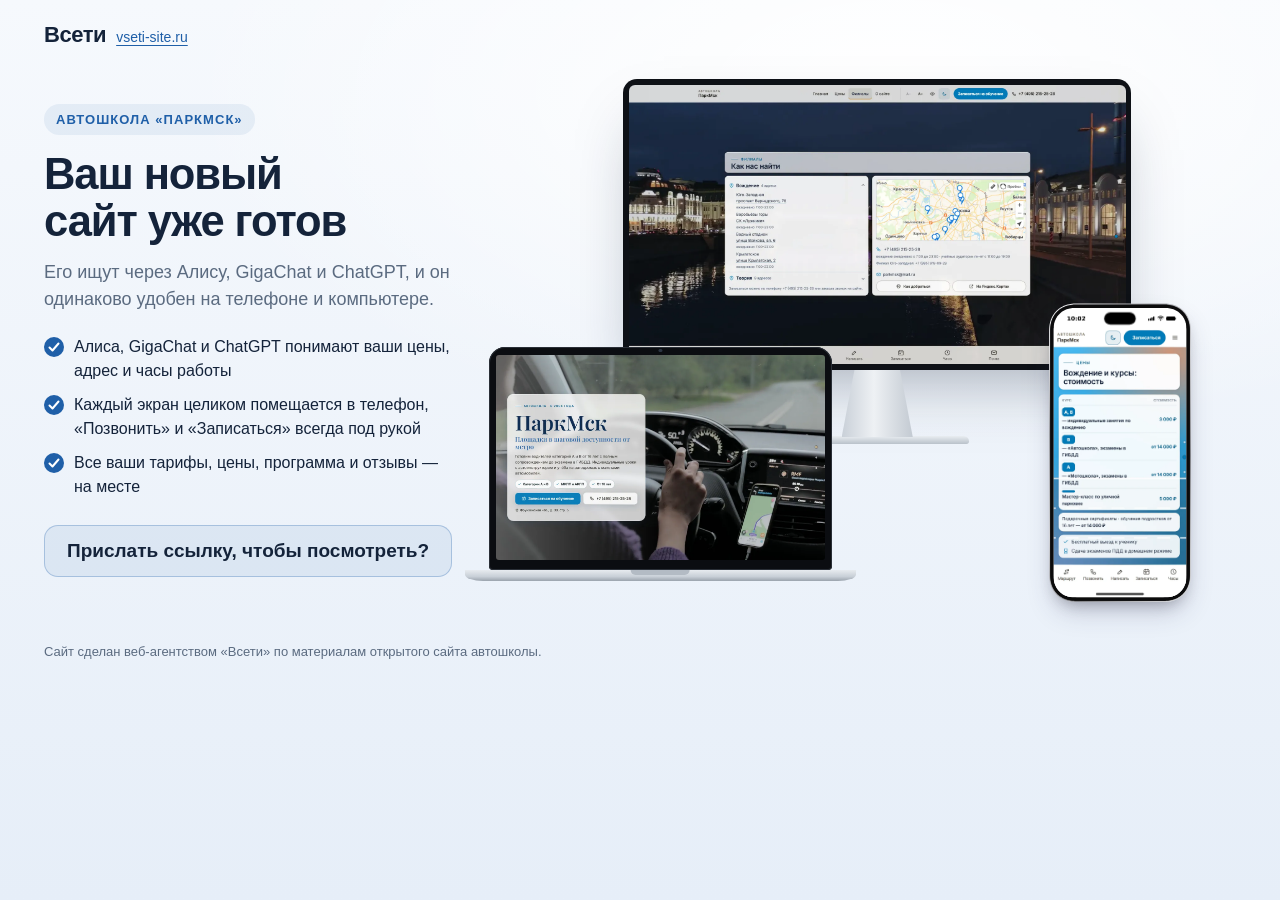
<file: vitrina/index.html>
<!doctype html>
<html lang="ru">
<head>
<meta charset="utf-8">
<meta name="viewport" content="width=device-width, initial-scale=1">
<meta name="robots" content="noindex, nofollow">
<title>Новый сайт автошколы «ПаркМск» — веб-агентство «Всети»</title>
<style>
@layer stageshow{:where(.ss-phone){position:relative}.ss-phone{flex-shrink:0;box-shadow:0 calc(var(--ps) * 40) calc(var(--ps) * 80) calc(var(--ps) * -16) #32325d40,0 calc(var(--ps) * 24) calc(var(--ps) * 48) calc(var(--ps) * -24) #0000004d}.ss-phone__glass{height:100%}.ss-phone__window{position:relative;overflow:hidden;isolation:isolate}.ss-phone:is([data-frame=pro],[data-frame=silver],[data-frame=bezel],[data-frame=clay],[data-frame=outline],[data-frame=bare]){--ss-phone-glass: #0b0b0c;--ss-phone-rim: #2c2c2d;--ss-phone-seam: #e0dfdc;--ss-phone-line: var(--ss-text-faint, #9a9a9d);background:none}.ss-phone__bands{position:absolute;inset:0;overflow:visible;pointer-events:none}.ss-phone:is([data-frame=pro],[data-frame=silver],[data-frame=bezel],[data-frame=clay],[data-frame=outline]) .ss-phone__glass{position:relative}.ss-phone[data-frame=pro]{--ss-phone-band-1: #e3e3e6;--ss-phone-band-2: #9a9ba0;--ss-phone-band-3: #cfd0d4;--ss-phone-band-4: #85868b;--ss-phone-band-5: #c9cacd}.ss-stage[data-theme=dark] .ss-phone[data-frame=pro],.ss-stage[data-theme=glass] .ss-phone[data-frame=pro][data-dark]{--ss-phone-band-1: #5b5c61;--ss-phone-band-2: #2b2c2f;--ss-phone-band-3: #48494d;--ss-phone-band-4: #232427;--ss-phone-band-5: #404145}.ss-phone[data-frame=silver]{--ss-phone-band-1: #f4f4f6;--ss-phone-band-2: #c9cacf;--ss-phone-band-3: #eeeef1;--ss-phone-band-4: #b9babf;--ss-phone-band-5: #e6e6ea}.ss-phone[data-frame=bezel]{--ss-phone-glass: #111113}.ss-phone[data-frame=clay]{--ss-phone-clay-top: color-mix(in srgb, var(--ss-phone-clay, #ecebe8), #fff 45%);--ss-phone-clay-bottom: color-mix(in srgb, var(--ss-phone-clay, #ecebe8), #000 6%);box-shadow:0 calc(var(--ps) * 30) calc(var(--ps) * 60) calc(var(--ps) * -12) #32325d33,0 calc(var(--ps) * 16) calc(var(--ps) * 32) calc(var(--ps) * -16) #00000029}.ss-stage[data-theme=dark] .ss-phone[data-frame=clay]{--ss-phone-clay-top: color-mix(in srgb, var(--ss-phone-clay, #2a2a2e), #fff 6%);--ss-phone-clay-bottom: var(--ss-phone-clay, #2a2a2e);--ss-phone-seam: #333338}.ss-phone[data-frame=outline]{box-shadow:none}.ss-stage[data-theme=blueprint] .ss-phone[data-frame=outline]{--ss-phone-line: var(--ss-line)}.ss-phone:not([data-frame=android],[data-frame=soft]) .ss-phone__status{height:62px;padding:0}.ss-phone:not([data-frame=android],[data-frame=soft]) .ss-phone__time{position:absolute;top:21.5px;left:0;width:138.5px;line-height:22px;text-align:center}.ss-phone:not([data-frame=android],[data-frame=soft]) .ss-phone__glyphs{position:absolute;top:25.33px;left:285.25px;align-items:flex-start;gap:8px}.ss-phone:not([data-frame=android],[data-frame=soft]) .ss-phone__signal{margin-top:1px}.ss-phone:not([data-frame=android],[data-frame=soft]) .ss-phone__battery{margin-top:.33px}.ss-phone[data-frame=photo]{position:relative;background:none}.ss-phone__photo{position:absolute;z-index:4;background:var(--ss-phone-photo-light, none) center / 100% 100% no-repeat;pointer-events:none}.ss-stage[data-theme=dark] .ss-phone__photo,.ss-phone[data-dark] .ss-phone__photo{background-image:var(--ss-phone-photo-dark, var(--ss-phone-photo-light, none))}.ss-phone[data-frame=android]{background:linear-gradient(150deg,#3a3b3f,#1d1e21 40%,#2f3034 70%,#1a1b1e)}.ss-phone[data-frame=android] .ss-phone__glass{background:#050505}.ss-phone[data-frame=android] .ss-phone__island{top:14px;width:24px;height:24px;border-radius:50%}.ss-phone[data-frame=android] .ss-phone__status{height:48px;padding:0 26px}.ss-phone[data-frame=android] .ss-phone__time{font-family:system-ui,sans-serif;font-size:15px;font-weight:500}.ss-phone[data-frame=android] .ss-phone__content[data-status]{padding-top:48px}.ss-phone[data-frame=android] .ss-phone__home{width:108px;height:4px}.ss-phone[data-frame=soft]{box-shadow:0 0 0 calc(var(--ps) * 1.5) #0a25400d,0 calc(var(--ps) * 30) calc(var(--ps) * 60) calc(var(--ps) * -12) #32325d2e,0 calc(var(--ps) * 18) calc(var(--ps) * 36) calc(var(--ps) * -18) #0000001f}.ss-phone[data-frame=soft] .ss-phone__glass{background:#f6f9fc;box-shadow:inset 0 calc(var(--ps) * -2.9) calc(var(--ps) * 7.2) #0a254038}.ss-stage[data-theme=dark] .ss-phone[data-frame=soft] .ss-phone__glass{background:#1c2433;box-shadow:inset 0 calc(var(--ps) * -2.9) calc(var(--ps) * 7.2) #00000073}.ss-phone__screen{--pt: 1px;position:absolute;top:0;left:0;display:flex;flex-direction:column;overflow:hidden;background:#fff;color:#000;font-family:-apple-system,system-ui,sans-serif;font-size:15px;letter-spacing:-.015em;transform-origin:0 0;-webkit-font-smoothing:antialiased}.ss-phone[data-dark] .ss-phone__screen{background:#000;color:#fff}.ss-phone__status{position:absolute;top:0;right:0;left:0;z-index:2;display:flex;align-items:center;justify-content:space-between;height:54px;padding:0 34px 0 52px;transition:color .3s ease;will-change:transform}.ss-phone__time{font-family:SF Pro Text,-apple-system,system-ui,sans-serif;font-variation-settings:"opsz" 17;font-size:17.67px;font-weight:590;letter-spacing:0}.ss-phone__island{position:absolute;top:var(--ss-island-top, 14px);left:50%;z-index:3;width:var(--ss-island-w, 95px);height:37px;border-radius:18.5px;background:#000;transform:translate(-50%)}.ss-phone__glyphs{display:flex;align-items:center;gap:8px}.ss-phone__glyph{display:block}.ss-phone__content{position:relative;flex:1;min-height:0}.ss-phone__content[data-status]{padding-top:62px}.ss-phone__content:not([data-status]){padding-top:44px}.ss-phone[data-frame=bare] .ss-phone__content{padding-right:8px;padding-left:8px}.ss-phone__home{position:absolute;bottom:8px;left:50%;z-index:2;width:144px;height:5px;border-radius:2.5px;background:currentColor;transform:translate(-50%);transition:color .3s ease;will-change:transform}.ss-lock{position:absolute;inset:0;color:#fff;text-align:center}.ss-lock__date{margin-top:66px;font-size:22px;font-weight:600;letter-spacing:-.01em;opacity:.85}.ss-lock__clock{margin-top:-4px;font-size:112px;font-weight:700;line-height:1;letter-spacing:-.035em;font-variant-numeric:tabular-nums;opacity:.92}.ss-lock__stack{position:absolute;right:0;bottom:118px;left:0;display:flex;flex-direction:column;gap:8px;text-align:left}.ss-lock__stack[data-at=top]{top:290px;bottom:auto}.ss-lock__controls{position:absolute;right:46px;bottom:48px;left:46px;display:flex;justify-content:space-between}.ss-lock__control{display:grid;place-items:center;width:50px;height:50px;border-radius:50%;background:#0a0c1842;backdrop-filter:blur(24px) saturate(1.3);color:#fff}.ss-notification{display:flex;align-items:center;gap:13px;margin:0 18px;padding:14px 17px 14px 14px;border-radius:23px;background:#fcfcfdc2;backdrop-filter:blur(30px) saturate(1.25);box-shadow:0 4px 24px #0000000f;color:#000;text-align:left}.ss-notification[data-banner]{position:absolute;top:56px;right:0;left:0;z-index:2;animation:ss-banner-in .52s cubic-bezier(.2,.9,.25,1) both}@keyframes ss-banner-in{0%{transform:translateY(-110px)}}.ss-notification__icon{display:grid;flex-shrink:0;place-items:center;width:38px;height:38px;overflow:hidden;border-radius:9px;background:var(--ss-accent);color:#fff}.ss-notification__icon:has(>img){background:none}.ss-notification__icon>img{display:block;width:100%;height:100%}.ss-notification__text{display:flex;flex:1;flex-direction:column;min-width:0;font-size:15px;line-height:18px;letter-spacing:-.016em}.ss-notification__head{display:flex;align-items:baseline;gap:8px}.ss-notification__title{flex:1;min-width:0;overflow:hidden;font-weight:600;white-space:nowrap;text-overflow:ellipsis}.ss-notification__time{flex-shrink:0;font-size:12px;letter-spacing:-.005em;color:#3c3c4399}.ss-notification__body{display:-webkit-box;overflow:hidden;-webkit-line-clamp:3;-webkit-box-orient:vertical}.ss-lock[data-size=satellite] .ss-lock__stack{top:232px;bottom:auto}.ss-lock[data-size=satellite][data-clock=off] .ss-lock__stack{top:74px}.ss-notification{will-change:transform}.ss-phone:not([data-dark]) .ss-notification{background:#ffffffeb;box-shadow:0 0 0 .5px #00000014,0 8px 24px #0000001f}.ss-phone__time-bar{display:inline-block;width:30px;height:7px;border-radius:4px;background:currentColor;opacity:.5}}
:root{--ink:#14233a;--muted:#5b6b80;--accent:#1f5fa8;--sand:#ffc94d;--bg1:#f6f9fd;--bg2:#e6eef8}
*{box-sizing:border-box}
html,body{margin:0}
body{font:16px/1.5 -apple-system,"Segoe UI",Roboto,Arial,sans-serif;color:var(--ink);background:radial-gradient(1200px 600px at 70% 10%,#ffffff 0,rgba(255,255,255,0) 60%),linear-gradient(180deg,var(--bg1),var(--bg2));min-height:100vh}
a{color:inherit}
.top{display:flex;align-items:center;justify-content:space-between;max-width:1240px;margin:0 auto;padding:18px 24px}
.brand{display:flex;align-items:baseline;gap:10px;text-decoration:none}
.brand b{font-size:22px;letter-spacing:-.02em}
.brand span{font-size:14px;color:var(--accent);text-decoration:underline;text-underline-offset:3px}
.hero{max-width:1240px;margin:0 auto;padding:10px 24px 40px;display:grid;grid-template-columns:minmax(0,.82fr) minmax(0,1.5fr);gap:36px;align-items:center}
.eyebrow{display:inline-block;font-size:13px;font-weight:600;letter-spacing:.08em;text-transform:uppercase;color:var(--accent);background:rgba(31,95,168,.08);padding:6px 12px;border-radius:999px}
h1{text-wrap:balance;font-size:clamp(30px,3.4vw,48px);line-height:1.08;letter-spacing:-.025em;margin:16px 0 14px}
.lead{font-size:18px;color:var(--muted);margin:0 0 22px;max-width:30em}
.pts{list-style:none;padding:0;margin:0 0 26px;display:grid;gap:10px}
.pts li{display:flex;gap:10px;align-items:flex-start}
.pts li::before{content:"";flex:none;width:20px;height:20px;margin-top:2px;border-radius:50%;background:var(--accent) url("data:image/svg+xml,%3Csvg xmlns='http://www.w3.org/2000/svg' viewBox='0 0 20 20'%3E%3Cpath d='M5.5 10.5l3 3 6-7' fill='none' stroke='%23fff' stroke-width='2' stroke-linecap='round' stroke-linejoin='round'/%3E%3C/svg%3E") center/100% no-repeat}
.cta{display:flex;flex-wrap:wrap;gap:14px;align-items:center}
.btn{display:inline-flex;align-items:center;gap:8px;min-height:52px;padding:0 26px;border-radius:14px;background:var(--accent);color:#fff;font-weight:600;text-decoration:none;box-shadow:0 10px 24px rgba(31,95,168,.28)}
.btn:hover{background:#174a86}
.ask{margin:0;display:inline-flex;align-items:center;min-height:52px;padding:12px 22px;line-height:1.3;border-radius:14px;background:rgba(31,95,168,.08);border:1.5px solid rgba(31,95,168,.28);color:var(--ink);font-size:19px;font-weight:600}
/* сцена с устройствами */
.stage{position:relative;width:100%;aspect-ratio:16/11.2}
.dv{position:absolute}
.dv img{display:block;width:100%;height:100%;object-fit:cover;object-position:center top}
.mon .scr img,.lap .scr img{height:auto}
.mon{left:18%;top:0;width:68%}
.mon .scr{padding:1.1%;background:#0e1116;border-radius:14px;box-shadow:0 30px 60px -20px rgba(20,35,58,.35)}
.mon .scr img{border-radius:6px}
.mon .neck{width:14%;aspect-ratio:1/.95;margin:0 auto;background:linear-gradient(90deg,#c9d0d8,#eef1f4 45%,#c3cad2);clip-path:polygon(18% 0,82% 0,100% 100%,0 100%)}
.mon .foot{width:36%;aspect-ratio:36/1.5;margin:-1px auto 0;border-radius:6px 6px 3px 3px;background:linear-gradient(180deg,#e9edf1,#b9c1ca);box-shadow:0 12px 20px -8px rgba(20,35,58,.4)}
.lap{left:0;bottom:4%;width:46%}
.lap .scr{padding:2.2% 2.2% 3%;background:#0b0d11;border-radius:16px 16px 4px 4px;position:relative;box-shadow:0 0 0 1px #2a2f37 inset}
.lap .scr::before{content:"";position:absolute;top:1%;left:50%;width:.9%;aspect-ratio:1;border-radius:50%;background:#2b3442;transform:translateX(-50%)}
.lap .scr img{border-radius:3px}
.lap .base{position:relative;height:0;padding-bottom:3.2%;margin:0 -7%;background:linear-gradient(180deg,#e7ebef 0,#c8cfd7 60%,#9aa3ad 100%);border-radius:0 0 18px 18px/0 0 60% 60%;box-shadow:0 22px 30px -14px rgba(20,35,58,.45)}
.lap .base::after{content:"";position:absolute;top:0;left:50%;width:15%;height:40%;transform:translateX(-50%);background:#b3bbc4;border-radius:0 0 8px 8px}
.tab{right:1.5%;bottom:3%;width:23%}
.tab .scr{aspect-ratio:820/1180;padding:4.5%;background:#121419;border-radius:22px;box-shadow:0 0 0 2px #c7ced6,0 28px 50px -18px rgba(20,35,58,.45)}
.tab .scr img{border-radius:10px}
.ph{right:6%;bottom:0;width:340px;transform-origin:100% 100%}
.ph-shot{display:block;width:100%;height:auto}
.note{max-width:1240px;margin:0 auto;padding:0 24px 34px;color:var(--muted);font-size:13px}
@media (max-width:600px){
  .stage{aspect-ratio:16/9.8}
  .mon{display:none}
  .lap{left:6%;width:64%;bottom:6%}
  .ph{right:5%}
}
@media (max-width:900px){
  .hero{grid-template-columns:1fr;gap:26px;padding-top:0}
  .stage{order:-1}
  .lead{font-size:16.5px}
}
</style>
</head>
<body>
<header class="top"><a class="brand" href="https://vseti-site.ru/" target="_blank" rel="noopener"><b>Всети</b><span>vseti-site.ru</span></a></header>
<main class="hero">
  <div class="txt">
    <span class="eyebrow">Автошкола «ПаркМск»</span>
    <h1>Ваш новый сайт уже готов</h1>
    <p class="lead">Его ищут через Алису, GigaChat и ChatGPT, и он одинаково удобен на телефоне и компьютере.</p>
    <ul class="pts">
      <li>Алиса, GigaChat и ChatGPT понимают ваши цены, адрес и часы работы</li>
      <li>Каждый экран целиком помещается в телефон, «Позвонить» и «Записаться» всегда под рукой</li>
      <li>Все ваши тарифы, цены, программа и отзывы — на месте</li>
    </ul>
    <div class="cta">
      <p class="ask">Прислать ссылку, чтобы посмотреть?</p>
    </div>
  </div>
  <div class="stage" id="stage" aria-label="Новый сайт на компьютере, ноутбуке и телефоне">
    <div class="dv mon"><div class="scr"><img src="img/monitor.webp?v=2" alt="" width="1600" height="900"></div><div class="neck"></div><div class="foot"></div></div>
    <div class="dv lap"><div class="scr"><img src="img/laptop.webp?v=2" alt="" width="1280" height="800"></div><div class="base"></div></div>
    <div class="dv ph" id="ph"><div class="ss-phone z-phone" data-frame="pro" style="width: 340px; height: 714.953px; padding: 2.38318px; border-radius: 61.1682px; --ps: 0.794392523364486px;"><svg class="ss-phone__bands" width="100%" height="100%" aria-hidden="true"><defs><linearGradient id="ph-band" x1="0.2" y1="0" x2="0.8" y2="1"><stop offset="0" style="stop-color: var(--ss-phone-band-1);"></stop><stop offset="0.22" style="stop-color: var(--ss-phone-band-2);"></stop><stop offset="0.48" style="stop-color: var(--ss-phone-band-3);"></stop><stop offset="0.74" style="stop-color: var(--ss-phone-band-4);"></stop><stop offset="1" style="stop-color: var(--ss-phone-band-5);"></stop></linearGradient><linearGradient id="ph-clay" x1="0" y1="0" x2="0" y2="1"><stop offset="0" style="stop-color: var(--ss-phone-clay-top);"></stop><stop offset="1" style="stop-color: var(--ss-phone-clay-bottom);"></stop></linearGradient></defs><g transform="translate(10.327102803738317 10.327102803738317)" stroke-linejoin="round"><path d="M262.94 0.00L267.09 0.06L270.49 0.24L273.65 0.53L276.65 0.94L279.51 1.47L282.27 2.11L284.93 2.87L287.50 3.74L289.97 4.72L292.36 5.81L294.65 7.02L296.85 8.33L298.96 9.75L300.98 11.27L302.90 12.90L304.72 14.62L306.45 16.45L308.08 18.37L309.60 20.38L311.02 22.49L312.33 24.70L313.53 26.99L314.63 29.37L315.61 31.85L316.48 34.41L317.24 37.07L317.88 39.83L318.41 42.70L318.82 45.69L319.11 48.85L319.29 52.25L319.35 56.40L319.35 637.90L319.29 642.04L319.11 645.45L318.82 648.60L318.41 651.60L317.88 654.47L317.24 657.23L316.48 659.89L315.61 662.45L314.63 664.92L313.53 667.31L312.33 669.60L311.02 671.80L309.60 673.91L308.08 675.93L306.45 677.85L304.72 679.68L302.90 681.40L300.98 683.03L298.96 684.55L296.85 685.97L294.65 687.28L292.36 688.49L289.97 689.58L287.50 690.56L284.93 691.43L282.27 692.19L279.51 692.83L276.65 693.36L273.65 693.77L270.49 694.06L267.09 694.24L262.94 694.30L56.40 694.30L52.25 694.24L48.85 694.06L45.69 693.77L42.70 693.36L39.83 692.83L37.07 692.19L34.41 691.43L31.85 690.56L29.37 689.58L26.99 688.49L24.70 687.28L22.49 685.97L20.38 684.55L18.37 683.03L16.45 681.40L14.62 679.68L12.90 677.85L11.27 675.93L9.75 673.91L8.33 671.80L7.02 669.60L5.81 667.31L4.72 664.92L3.74 662.45L2.87 659.89L2.11 657.23L1.47 654.47L0.94 651.60L0.53 648.60L0.24 645.45L0.06 642.04L0.00 637.90L0.00 56.40L0.06 52.25L0.24 48.85L0.53 45.69L0.94 42.70L1.47 39.83L2.11 37.07L2.87 34.41L3.74 31.85L4.72 29.37L5.81 26.99L7.02 24.70L8.33 22.49L9.75 20.38L11.27 18.37L12.90 16.45L14.62 14.62L16.45 12.90L18.37 11.27L20.38 9.75L22.49 8.33L24.70 7.02L26.99 5.81L29.37 4.72L31.85 3.74L34.41 2.87L37.07 2.11L39.83 1.47L42.70 0.94L45.69 0.53L48.85 0.24L52.25 0.06L56.40 0.00Z" fill="none" stroke-width="20.654205607476634" stroke="url(#ph-band)"></path><path d="M262.94 0.00L267.09 0.06L270.49 0.24L273.65 0.53L276.65 0.94L279.51 1.47L282.27 2.11L284.93 2.87L287.50 3.74L289.97 4.72L292.36 5.81L294.65 7.02L296.85 8.33L298.96 9.75L300.98 11.27L302.90 12.90L304.72 14.62L306.45 16.45L308.08 18.37L309.60 20.38L311.02 22.49L312.33 24.70L313.53 26.99L314.63 29.37L315.61 31.85L316.48 34.41L317.24 37.07L317.88 39.83L318.41 42.70L318.82 45.69L319.11 48.85L319.29 52.25L319.35 56.40L319.35 637.90L319.29 642.04L319.11 645.45L318.82 648.60L318.41 651.60L317.88 654.47L317.24 657.23L316.48 659.89L315.61 662.45L314.63 664.92L313.53 667.31L312.33 669.60L311.02 671.80L309.60 673.91L308.08 675.93L306.45 677.85L304.72 679.68L302.90 681.40L300.98 683.03L298.96 684.55L296.85 685.97L294.65 687.28L292.36 688.49L289.97 689.58L287.50 690.56L284.93 691.43L282.27 692.19L279.51 692.83L276.65 693.36L273.65 693.77L270.49 694.06L267.09 694.24L262.94 694.30L56.40 694.30L52.25 694.24L48.85 694.06L45.69 693.77L42.70 693.36L39.83 692.83L37.07 692.19L34.41 691.43L31.85 690.56L29.37 689.58L26.99 688.49L24.70 687.28L22.49 685.97L20.38 684.55L18.37 683.03L16.45 681.40L14.62 679.68L12.90 677.85L11.27 675.93L9.75 673.91L8.33 671.80L7.02 669.60L5.81 667.31L4.72 664.92L3.74 662.45L2.87 659.89L2.11 657.23L1.47 654.47L0.94 651.60L0.53 648.60L0.24 645.45L0.06 642.04L0.00 637.90L0.00 56.40L0.06 52.25L0.24 48.85L0.53 45.69L0.94 42.70L1.47 39.83L2.11 37.07L2.87 34.41L3.74 31.85L4.72 29.37L5.81 26.99L7.02 24.70L8.33 22.49L9.75 20.38L11.27 18.37L12.90 16.45L14.62 14.62L16.45 12.90L18.37 11.27L20.38 9.75L22.49 8.33L24.70 7.02L26.99 5.81L29.37 4.72L31.85 3.74L34.41 2.87L37.07 2.11L39.83 1.47L42.70 0.94L45.69 0.53L48.85 0.24L52.25 0.06L56.40 0.00Z" fill="none" stroke-width="15.88785046728972" style="stroke: var(--ss-phone-rim);"></path><path d="M262.94 0.00L267.09 0.06L270.49 0.24L273.65 0.53L276.65 0.94L279.51 1.47L282.27 2.11L284.93 2.87L287.50 3.74L289.97 4.72L292.36 5.81L294.65 7.02L296.85 8.33L298.96 9.75L300.98 11.27L302.90 12.90L304.72 14.62L306.45 16.45L308.08 18.37L309.60 20.38L311.02 22.49L312.33 24.70L313.53 26.99L314.63 29.37L315.61 31.85L316.48 34.41L317.24 37.07L317.88 39.83L318.41 42.70L318.82 45.69L319.11 48.85L319.29 52.25L319.35 56.40L319.35 637.90L319.29 642.04L319.11 645.45L318.82 648.60L318.41 651.60L317.88 654.47L317.24 657.23L316.48 659.89L315.61 662.45L314.63 664.92L313.53 667.31L312.33 669.60L311.02 671.80L309.60 673.91L308.08 675.93L306.45 677.85L304.72 679.68L302.90 681.40L300.98 683.03L298.96 684.55L296.85 685.97L294.65 687.28L292.36 688.49L289.97 689.58L287.50 690.56L284.93 691.43L282.27 692.19L279.51 692.83L276.65 693.36L273.65 693.77L270.49 694.06L267.09 694.24L262.94 694.30L56.40 694.30L52.25 694.24L48.85 694.06L45.69 693.77L42.70 693.36L39.83 692.83L37.07 692.19L34.41 691.43L31.85 690.56L29.37 689.58L26.99 688.49L24.70 687.28L22.49 685.97L20.38 684.55L18.37 683.03L16.45 681.40L14.62 679.68L12.90 677.85L11.27 675.93L9.75 673.91L8.33 671.80L7.02 669.60L5.81 667.31L4.72 664.92L3.74 662.45L2.87 659.89L2.11 657.23L1.47 654.47L0.94 651.60L0.53 648.60L0.24 645.45L0.06 642.04L0.00 637.90L0.00 56.40L0.06 52.25L0.24 48.85L0.53 45.69L0.94 42.70L1.47 39.83L2.11 37.07L2.87 34.41L3.74 31.85L4.72 29.37L5.81 26.99L7.02 24.70L8.33 22.49L9.75 20.38L11.27 18.37L12.90 16.45L14.62 14.62L16.45 12.90L18.37 11.27L20.38 9.75L22.49 8.33L24.70 7.02L26.99 5.81L29.37 4.72L31.85 3.74L34.41 2.87L37.07 2.11L39.83 1.47L42.70 0.94L45.69 0.53L48.85 0.24L52.25 0.06L56.40 0.00Z" fill="none" stroke-width="14.69626168224299" style="stroke: var(--ss-phone-glass);"></path></g></svg><div class="ss-phone__glass" style="padding: 7.94393px; border-radius: 58.785px;"><div class="ss-phone__window" style="width: 319.346px; height: 694.299px; clip-path: path(&quot;M 262.94 0 L 267.09 0.06 L 270.49 0.24 L 273.65 0.53 L 276.65 0.94 L 279.51 1.47 L 282.27 2.11 L 284.93 2.87 L 287.5 3.74 L 289.97 4.72 L 292.36 5.81 L 294.65 7.02 L 296.85 8.33 L 298.96 9.75 L 300.98 11.27 L 302.9 12.9 L 304.72 14.62 L 306.45 16.45 L 308.08 18.37 L 309.6 20.38 L 311.02 22.49 L 312.33 24.7 L 313.53 26.99 L 314.63 29.37 L 315.61 31.85 L 316.48 34.41 L 317.24 37.07 L 317.88 39.83 L 318.41 42.7 L 318.82 45.69 L 319.11 48.85 L 319.29 52.25 L 319.35 56.4 L 319.35 637.9 L 319.29 642.04 L 319.11 645.45 L 318.82 648.6 L 318.41 651.6 L 317.88 654.47 L 317.24 657.23 L 316.48 659.89 L 315.61 662.45 L 314.63 664.92 L 313.53 667.31 L 312.33 669.6 L 311.02 671.8 L 309.6 673.91 L 308.08 675.93 L 306.45 677.85 L 304.72 679.68 L 302.9 681.4 L 300.98 683.03 L 298.96 684.55 L 296.85 685.97 L 294.65 687.28 L 292.36 688.49 L 289.97 689.58 L 287.5 690.56 L 284.93 691.43 L 282.27 692.19 L 279.51 692.83 L 276.65 693.36 L 273.65 693.77 L 270.49 694.06 L 267.09 694.24 L 262.94 694.3 L 56.4 694.3 L 52.25 694.24 L 48.85 694.06 L 45.69 693.77 L 42.7 693.36 L 39.83 692.83 L 37.07 692.19 L 34.41 691.43 L 31.85 690.56 L 29.37 689.58 L 26.99 688.49 L 24.7 687.28 L 22.49 685.97 L 20.38 684.55 L 18.37 683.03 L 16.45 681.4 L 14.62 679.68 L 12.9 677.85 L 11.27 675.93 L 9.75 673.91 L 8.33 671.8 L 7.02 669.6 L 5.81 667.31 L 4.72 664.92 L 3.74 662.45 L 2.87 659.89 L 2.11 657.23 L 1.47 654.47 L 0.94 651.6 L 0.53 648.6 L 0.24 645.45 L 0.06 642.04 L 0 637.9 L 0 56.4 L 0.06 52.25 L 0.24 48.85 L 0.53 45.69 L 0.94 42.7 L 1.47 39.83 L 2.11 37.07 L 2.87 34.41 L 3.74 31.85 L 4.72 29.37 L 5.81 26.99 L 7.02 24.7 L 8.33 22.49 L 9.75 20.38 L 11.27 18.37 L 12.9 16.45 L 14.62 14.62 L 16.45 12.9 L 18.37 11.27 L 20.38 9.75 L 22.49 8.33 L 24.7 7.02 L 26.99 5.81 L 29.37 4.72 L 31.85 3.74 L 34.41 2.87 L 37.07 2.11 L 39.83 1.47 L 42.7 0.94 L 45.69 0.53 L 48.85 0.24 L 52.25 0.06 L 56.4 0 Z&quot;);"><div class="ss-phone__screen" style="width: 402px; height: 874px; transform: scale(0.794393); --ss-screen-r: 64px;"><div class="ss-phone__status"><span class="ss-phone__time">10:02</span><span class="ss-phone__glyphs"><svg viewBox="0 0 20.33 13.67" width="20.33" height="13.67" class="ss-phone__glyph ss-phone__signal"><rect x="0" y="7.34" width="3.333" height="6.33" rx="1.667" fill="currentColor"></rect><rect x="5.667" y="5" width="3.333" height="8.67" rx="1.667" fill="currentColor"></rect><rect x="11.334" y="2.67" width="3.333" height="11" rx="1.667" fill="currentColor"></rect><rect x="17.000999999999998" y="0" width="3.333" height="13.67" rx="1.667" fill="currentColor"></rect></svg><svg viewBox="0 0 19.33 14.33" width="19.33" height="14.33" class="ss-phone__glyph ss-phone__wifi"><path fill-rule="evenodd" fill="currentColor" d="M0.415933 5.54283C0.902185 6.04412 1.66017 5.95818 2.27513 5.41393C4.30595 3.58064 6.83731 2.63535 9.66901 2.63535C12.5007 2.63535 15.0464 3.60928 17.0629 5.41393C17.6636 5.97251 18.4215 6.0298 18.9221 5.54283C19.4226 5.02722 19.4942 4.2538 18.9793 3.70954C16.8341 1.51819 13.3302 0 9.66901 0C6.00783 0 2.48965 1.53251 0.358727 3.72387C-0.156127 4.2538 -0.0989213 5.02722 0.415933 5.55715L0.415933 5.54283ZM3.94841 9.13779C4.50617 9.68205 5.22124 9.62476 5.85051 9.10915C6.88022 8.29276 8.25316 7.73418 9.66901 7.7485C11.0706 7.7485 12.4435 8.29276 13.4875 9.12347C14.1168 9.63908 14.8605 9.66773 15.4039 9.12347C15.9331 8.57921 16.0189 7.7485 15.4611 7.23289C14.0739 5.98683 11.9859 5.11315 9.68332 5.11315C7.38077 5.11315 5.27845 5.98683 3.9055 7.23289C3.41925 7.69121 3.31914 8.47896 3.96271 9.13779L3.94841 9.13779ZM8.72511 13.8929C9.34008 14.4801 9.98365 14.4801 10.5986 13.8929L11.757 12.7757C12.372 12.1742 12.5007 11.4151 11.7999 10.8995C11.2136 10.4841 10.4699 10.212 9.66901 10.212C8.86813 10.212 8.11015 10.4841 7.53809 10.9138C6.83731 11.4151 6.98033 12.1885 7.59529 12.7757L8.73942 13.8929L8.72511 13.8929Z"></path></svg><svg viewBox="0 0 29.33 13.67" width="29.33" height="13.67" class="ss-phone__glyph ss-phone__battery"><path fill="currentColor" d="M0 6.4C0 4.15979 0 3.03969 0.435974 2.18404C0.819467 1.43139 1.43139 0.819467 2.18404 0.435974C3.03969 0 4.15979 0 6.4 0L19.933 0C22.1732 0 23.2933 0 24.149 0.435974C24.9016 0.819467 25.5135 1.43139 25.897 2.18404C26.333 3.03969 26.333 4.15979 26.333 6.4L26.333 7.26666C26.333 9.50687 26.333 10.627 25.897 11.4826C25.5135 12.2353 24.9016 12.8472 24.149 13.2307C23.2933 13.6667 22.1732 13.6667 19.933 13.6667L6.4 13.6667C4.15979 13.6667 3.03969 13.6667 2.18404 13.2307C1.43139 12.8472 0.819467 12.2353 0.435974 11.4826C0 10.627 0 9.50687 0 7.26666L0 6.4Z"></path><path fill-rule="evenodd" fill="currentColor" transform="translate(27.33 4.33)" d="M0 0L0 5C0.601505 4.8625 2 3.75 2 2.5C2 1.25 0.601505 0.1375 0 0Z"></path></svg></span></div><span class="ss-phone__island"></span><div class="ss-phone__content" data-status="true"><img class="ph-shot" src="img/phone.webp?v=2" alt="Новый сайт автошколы «ПаркМск» на телефоне" width="393" height="794"></div><span class="ss-phone__home"></span></div></div></div></div></div>
  </div>
</main>
<p class="note">Сайт сделан веб-агентством «Всети» по материалам открытого сайта автошколы.</p>
<script>
(function(){var st=document.getElementById('stage'),ph=document.getElementById('ph');
function fit(){var k=st.clientWidth*(innerWidth<=600?0.27:0.19)/340;ph.style.transform='scale('+k+')';}
fit();addEventListener('resize',fit);})();
</script>
</body>
</html>
</file>
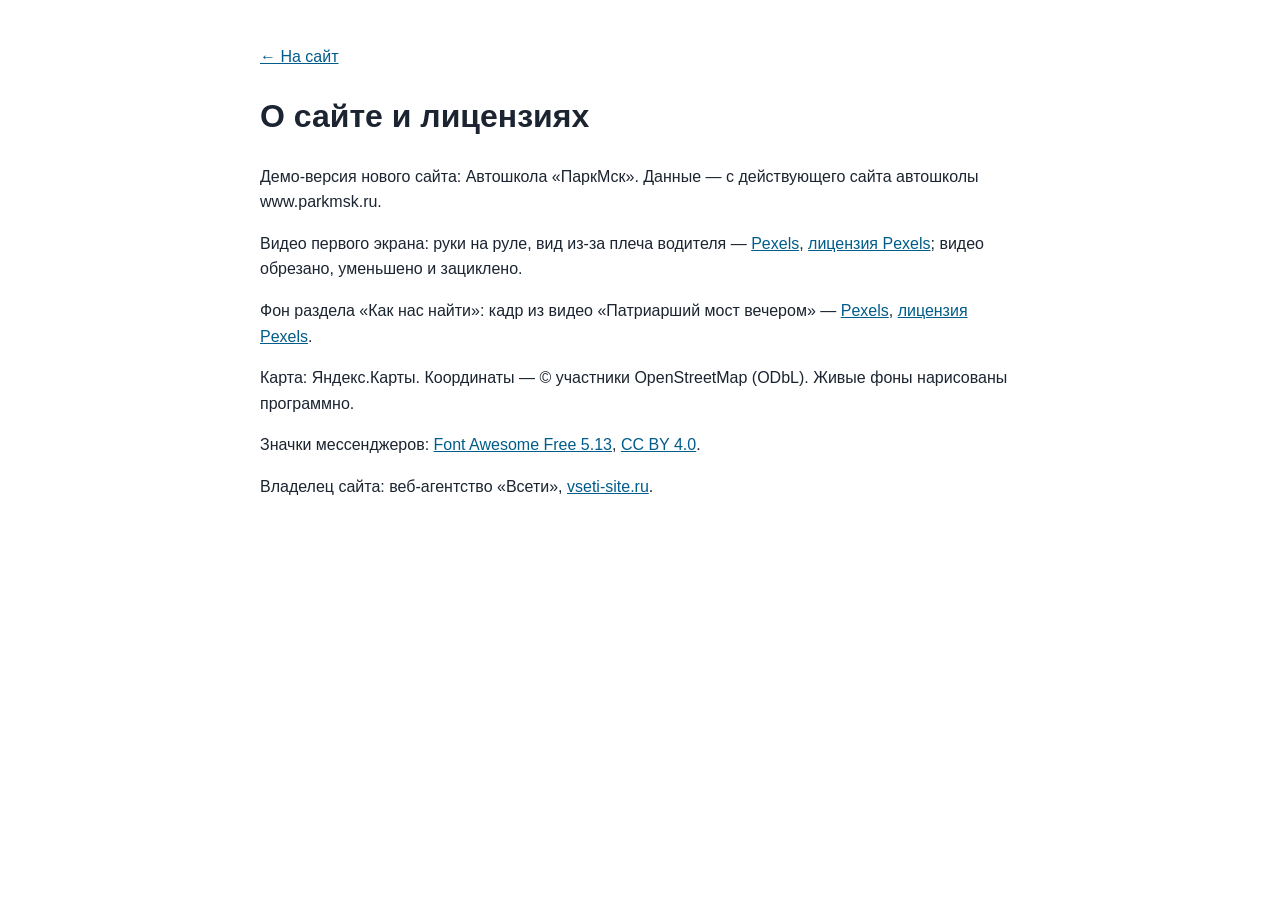
<file: credits.html>
<!doctype html><html lang="ru"><head><meta charset="utf-8"><meta name="viewport" content="width=device-width,initial-scale=1"><meta name="robots" content="noindex"><title>О сайте — Автошкола «ПаркМск»</title>
<style>body{font:16px/1.6 Inter,Arial,sans-serif;max-width:760px;margin:0 auto;padding:28px 18px;color:#1b2430}a{color:#005c8a}</style></head><body>
<p><a href="./">← На сайт</a></p><h1>О сайте и лицензиях</h1>
<p>Демо-версия нового сайта: Автошкола «ПаркМск». Данные — с действующего сайта автошколы www.parkmsk.ru.</p>
<p>Видео первого экрана: руки на руле, вид из-за плеча водителя — <a href="https://www.pexels.com/video/13802600/" target="_blank" rel="noopener">Pexels</a>, <a href="https://www.pexels.com/license/" target="_blank" rel="noopener">лицензия Pexels</a>; видео обрезано, уменьшено и зациклено.</p>
<p>Фон раздела «Как нас найти»: кадр из видео «Патриарший мост вечером» — <a href="https://www.pexels.com/video/9885684/" target="_blank" rel="noopener">Pexels</a>, <a href="https://www.pexels.com/license/" target="_blank" rel="noopener">лицензия Pexels</a>.</p>
<p>Карта: Яндекс.Карты. Координаты — © участники OpenStreetMap (ODbL). Живые фоны нарисованы программно.</p>
<p>Значки мессенджеров: <a href="https://fontawesome.com" target="_blank" rel="noopener">Font Awesome Free 5.13</a>, <a href="https://creativecommons.org/licenses/by/4.0/" target="_blank" rel="noopener">CC BY 4.0</a>.</p>
<p>Владелец сайта: веб-агентство «Всети», <a href="https://vseti-site.ru" target="_blank" rel="noopener">vseti-site.ru</a>.</p>
</body></html>
</file>
<file: css/etalon.css>
/* ==========================================================================
   Эталон нотариуса. Общий слой поверх встроенных стилей index.html:
   видео-первый экран, «жидкое стекло», интерьеры на фоне экранов,
   шапка и нижняя панель со второго экрана, карточки Spotlight Card.
   ========================================================================== */

/* плавное проявление подсветки рамки (Chrome/Safari/Firefox новых версий) */
@property --hl{syntax:'<number>';inherits:true;initial-value:0}

:root{
  --glass:rgba(0,0,0,.4);
  --glass-blur:4px;
  --spot:255,196,108;          /* тёплый янтарь под интерьеры */
  --spring:cubic-bezier(.2,.9,.3,1.35);
}

/* ---------- светлый текст на тёмном стекле для всего, что лежит на фото ---------- */
.sec:not(.sec-hero),.hdr,.bar,.mmenu{
  --card:rgba(0,0,0,.4); --card-rgb:0,0,0;
  --text:#fff; --muted:rgba(255,255,255,.84);
  --line:rgba(255,255,255,.3); --line2:rgba(255,255,255,.2);
  --accent:#ecd9ac; --accent-d:#f6e9c8; --accent-l:#d3bc8a; --accent-soft:rgba(255,255,255,.13);
  --bg:rgba(0,0,0,.3); --bg2:transparent; --bg3:rgba(255,255,255,.13);
  --on-accent:#1d170b;
  --shadow:0 1px 12px rgba(0,0,0,.35); --shadow-lg:0 18px 50px rgba(0,0,0,.5);
  --ok:#8fe3a8; --bad:#ff9f96;
  color:#fff;
}
.sec:not(.sec-hero){background:#2b2319}
.sec:not(.sec-hero) .sec-scroll{
  position:relative;z-index:1;
  padding-top:calc(var(--hdr-h) / var(--zc,1) + 12px);padding-bottom:calc(var(--bar-h) + 12px);
  text-shadow:0 1px 2px rgba(0,0,0,.45)
}
.sec:not(.sec-hero) :is(input,select,textarea,button.btn,.btn){text-shadow:none}

/* ---------- фон экранов: интерьеры, затемнение ровно 50% ---------- */
.sec-bg{position:absolute;inset:0;z-index:0;overflow:hidden;pointer-events:none;background:#2b2319}
.sec-bg picture{display:block;width:100%;height:100%}
.sec-bg img{display:block;width:100%;height:100%;object-fit:cover;opacity:0;transition:opacity .9s ease}
.sec-bg img.ld,html:not(.js) .sec-bg img{opacity:1}
.sec-bg::after{content:"";position:absolute;inset:0;background:rgba(0,0,0,.5)}

/* ==========================================================================
   Жидкое стекло
   ========================================================================== */
.glass,
.sec:not(.sec-hero) :is(.sec-head,.svc,.step,.rev,.rsum,.cred,.cbox,.fq,.about-txt,.tf-card,.quote,.ilink,.chips li,.foot,.rate-chip){
  position:relative;isolation:isolate;
  background:var(--glass);
  -webkit-backdrop-filter:blur(var(--glass-blur));backdrop-filter:blur(var(--glass-blur));
  border:0;border-radius:var(--radius);
  box-shadow:0 8px 30px rgba(0,0,0,.14);
}
/* тонкая светлая рамка-градиент; рядом с курсором рамка разгорается (--hl, --x, --y) */
.glass::after,
.sec:not(.sec-hero) :is(.sec-head,.svc,.step,.rev,.rsum,.cred,.cbox,.fq,.about-txt,.tf-card,.quote,.ilink,.chips li,.foot,.rate-chip)::after{
  content:"";position:absolute;inset:0;border-radius:inherit;padding:1.4px;pointer-events:none;z-index:2;
  background:
    radial-gradient(230px circle at var(--x,50%) var(--y,50%),rgba(255,226,160,calc(var(--hl,0)*1)),rgba(var(--spot),calc(var(--hl,0)*.65)) 38%,transparent 72%),
    linear-gradient(160deg,rgba(255,255,255,.58) 0%,rgba(255,255,255,.16) 22%,rgba(255,255,255,0) 44%,rgba(255,255,255,0) 60%,rgba(255,255,255,.16) 82%,rgba(255,255,255,.5) 100%);
  -webkit-mask:linear-gradient(#000 0 0) content-box,linear-gradient(#000 0 0);
  -webkit-mask-composite:xor;mask-composite:exclude;
}
.sec:not(.sec-hero) .sec-head{display:block;width:fit-content;max-width:100%;border-radius:18px;padding:14px 22px 16px;margin-bottom:16px}
.sec:not(.sec-hero) .sec-head .h2{margin-top:8px}
.sec:not(.sec-hero) .sec-head .lead{margin-top:8px}
.sec:not(.sec-hero) .sec-head .demo-note{background:rgba(255,255,255,.1);border-left-color:var(--accent)}

/* ==========================================================================
   Spotlight Card: пятно света под курсором внутри карточки (::before),
   подсветка рамки рядом с курсором (::after выше), «прыжок» scale + тень.
   Позицию --x/--y ставит один общий обработчик pointermove (js/etalon.js).
   ========================================================================== */
.glow{position:relative;isolation:isolate;--hov:1.035}
.glow::before{
  content:"";position:absolute;inset:0;border-radius:inherit;pointer-events:none;z-index:-1;
  background:
    radial-gradient(340px circle at var(--x,50%) var(--y,50%),rgba(var(--spot),.5),rgba(var(--spot),.2) 38%,transparent 72%);
  opacity:0;transition:opacity .35s ease;
}
.glow.lit{--hl:1}
.glow.lit::before{opacity:1}
.glow{transition:scale .38s var(--spring),box-shadow .32s ease,--hl .3s ease}
.glow.rv{transition:opacity .7s ease var(--rvd),translate .7s ease var(--rvd),scale .38s var(--spring),box-shadow .32s ease,--hl .3s ease}
@media (hover:hover) and (pointer:fine){
  .glow:hover{scale:var(--hov);z-index:6;box-shadow:0 24px 54px rgba(0,0,0,.5),0 0 34px rgba(var(--spot),.2)}
}
/* ---------- «Контакты» («Как нас найти»): плашки при наведении и касании загораются жёлтым — яркая рамка и мягкое
   свечение вокруг; размер не меняется (никаких увеличений и сдвигов раскладки), видно в обеих темах ---------- */
:root{--gy-ring:255,208,80;--gy-glow:255,200,64}
html[data-theme="light"]{--gy-ring:232,154,0;--gy-glow:255,186,30}
#contacts .glow{--gy:0 0 0 2.5px rgba(var(--gy-ring),.98),0 0 22px 4px rgba(var(--gy-glow),.66),0 0 58px 14px rgba(var(--gy-glow),.32),0 8px 30px rgba(0,0,0,.14);
  --gy0:0 0 0 0 rgba(var(--gy-ring),0),0 0 0 0 rgba(var(--gy-glow),0),0 0 0 0 rgba(var(--gy-glow),0),0 8px 30px rgba(0,0,0,.14)}
@media (hover:hover) and (pointer:fine){
  #contacts .glow:hover{scale:1;box-shadow:var(--gy)}
  /* заголовок с рейтингом: когда курсор на значке рейтинга, светится только значок */
  #contacts .sec-head:has(.rate-chip:hover):hover{box-shadow:var(--gy0)}
}
#contacts .glow.tap{animation:cGlowTap 1.4s ease-out,glowHl .62s ease-out}
@keyframes cGlowTap{0%{box-shadow:var(--gy0)}14%,62%{box-shadow:var(--gy)}100%{box-shadow:var(--gy0)}}
html[data-hc="1"] #contacts .glow:hover{outline:3px solid #ffd400;outline-offset:2px}
/* крупные плашки берут нижнюю границу 1,03: 3,5 % от 600 px — это уже 20 px */
.hero-plq,.about-txt,.tf-card,.sec-head,.cbox{--hov:1.03}

/* касание на телефоне: вспышка пятна в точке касания и подпрыгивание */
.glow.tap{animation:glowTap .62s var(--spring),glowHl .62s ease-out}
.glow.tap::before{animation:spotFlash .62s ease-out}
@keyframes glowTap{0%{scale:1}38%{scale:var(--tap,1.045)}100%{scale:1}}
@keyframes glowHl{0%{--hl:0}22%{--hl:1}100%{--hl:0}}
@keyframes spotFlash{0%{opacity:0}18%{opacity:1}100%{opacity:0}}

/* ---------- появление блоков при входе на экран ---------- */
.rv{--rvd:calc(var(--i,0) * 90ms);opacity:0;transform:none;translate:0 18px;
  transition:opacity .7s ease var(--rvd),translate .7s ease var(--rvd)}
.sec.active .rv{opacity:1;transform:none;translate:0 0}
/* первый экран: блоки стартуют сами (экран активен с загрузки), по очереди после слова */
.sec-hero .rv{--rvd:calc(var(--hero-d,1.8s) + var(--i,0) * 140ms);opacity:1;translate:0 0}
.sec-hero .kicker.rv{--rvd:.45s}
/* анимация заголовка стартует — скрипт ставит .go, и остальные блоки выходят следом за словом */
.sec-hero.go .rv{animation:heroIn .9s cubic-bezier(.2,.7,.2,1) var(--rvd) both}
html.js .sec-hero:not(.go) .rv{opacity:0;translate:0 18px;animation:heroSafe .01s linear 5s forwards}
@keyframes heroIn{from{opacity:0;translate:0 18px}to{opacity:1;translate:0 0}}
@keyframes heroSafe{to{opacity:1;translate:0 0}}

/* ==========================================================================
   Первый экран
   ========================================================================== */
.sec-hero{background:#8fb1d4;color:#fff;
  /* А−/А+ первый экран не трогают: страница в zoom, экран — встречный zoom (как шапка), поэтому он на любой ступени
     выглядит ровно как при 100 %. Единицы vw/vh и высота экрана считаются от окна без поправки. */
  zoom:calc(1 / var(--zc,1)); --vwu:1vw; --vhu:1vh;
  /* высота — та же видимая, что у остальных экранов (скрипт кладёт её в --vhr); 100vh во встроенном браузере Telegram на Android
     считается при спрятанной верхней панели и выше видимой части — первый экран выходил выше, и все следующие съезжали вниз */
  --vh:var(--vhr, calc(100 * var(--vhu)))}
.hero-bg{position:absolute;inset:0;overflow:hidden;background:#9db9d6 url(../img/hero-poster.jpg) 54% 50%/cover no-repeat}
.hero-video{position:absolute;inset:0;width:100%;height:100%;object-fit:cover;object-position:54% 50%;background:transparent}
.hero-clouds{
  position:absolute;left:0;top:0;width:100%;height:58%;pointer-events:none;opacity:0;transition:opacity 2.4s ease;
  -webkit-mask-image:linear-gradient(180deg,#000 0%,#000 36%,rgba(0,0,0,.55) 66%,transparent 100%);
          mask-image:linear-gradient(180deg,#000 0%,#000 36%,rgba(0,0,0,.55) 66%,transparent 100%)
}
.hero-clouds.on{opacity:1}
/* угасание к низу рисует сам шейдер (js/clouds.js): маска на canvas — лишний проход на каждый кадр */
.hero-clouds.baked{-webkit-mask-image:none;mask-image:none}
/* точки-переходы по краю не растут с А+: иначе на ступенях 130–150 % они наезжают на плашки первого экрана и карточки */
.dots{zoom:calc(1 / var(--zc,1))}

.sec-hero .sec-scroll{position:relative;z-index:1;padding:26px clamp(20px,calc(3.4*var(--vwu,1vw)),64px);display:flex;flex-direction:column}
.sec-hero .wrap{max-width:none;margin:auto 0}
.hero-plq{
  --plq-w:clamp(500px,calc(38*var(--vwu,1vw)),660px);--plq-pad:clamp(24px,calc(2.4*var(--vwu,1vw)),36px);
  width:min(100%,var(--plq-w));padding:var(--plq-pad);border-radius:28px;
  color:#fff;text-shadow:0 1px 3px rgba(0,0,0,.5);
  animation:plqIn .9s ease both
}
@keyframes plqIn{from{opacity:0;translate:0 14px}to{opacity:1;translate:0 0}}
.hero-plq .kicker{color:#f6e6bd;font-size:12.5px;letter-spacing:.15em}
.hero-plq .kicker::before{background:#f6e6bd}
.hero-h1{margin:14px 0 0;font-weight:500}
.hw{
  display:inline-block;font-family:var(--serif);font-weight:500;line-height:1.06;letter-spacing:-.005em;color:#fff;
  font-size:calc((var(--plq-w) - 2 * var(--plq-pad)) / 4.9);
  text-shadow:0 2px 22px rgba(0,0,0,.35),0 1px 2px rgba(0,0,0,.4);white-space:nowrap
}
.hn{display:block;margin-top:6px;font-family:var(--serif);font-weight:500;font-size:clamp(20px,calc(1.9*var(--vwu,1vw)),28px);line-height:1.2;color:#f7ecd2}
.hero-lead{margin-top:16px;max-width:none;font-size:clamp(15px,calc(1.15*var(--vwu,1vw)),17px);line-height:1.5;color:rgba(255,255,255,.94)}
.hero-addr{margin-top:10px;font-size:14px}
.hero-addr .addr-link{color:#fff;border-bottom-color:rgba(255,255,255,.55)}
.hero-addr .addr-link:hover{color:#f6e6bd}
.hero-cta{display:flex;flex-wrap:wrap;gap:12px;margin-top:22px}
.btn-glass{
  min-height:52px;padding:0 26px;font-size:16px;color:#fff;border:0;background:var(--glass);
  -webkit-backdrop-filter:blur(var(--glass-blur));backdrop-filter:blur(var(--glass-blur));text-shadow:none
}
.btn-glass:hover{background:var(--glass);color:#fff}
.btn-glass.btn-book{background:rgba(var(--spot),.9);color:#2a1d07;font-weight:700;box-shadow:0 8px 26px rgba(var(--spot),.3)}
.btn-glass.btn-book:hover{background:rgba(var(--spot),.95);color:#2a1d07}
.btn-glass.btn-book::after{display:none}
.btn-glass.btn-book::before{background:radial-gradient(160px circle at var(--x,50%) var(--y,50%),rgba(255,255,255,.75),rgba(255,255,255,.25) 45%,transparent 75%)}
.btn-glass .ico{width:19px;height:19px}
.hero-plq .status{margin-top:16px;background:rgba(0,0,0,.28);border-color:rgba(255,255,255,.3);text-shadow:none}

/* ==========================================================================
   Шапка и нижняя панель: только со второго экрана
   ========================================================================== */
.hdr{
  background:var(--glass);-webkit-backdrop-filter:blur(8px);backdrop-filter:blur(8px);border-bottom:0;
  transition:transform .5s var(--ease),opacity .35s ease,visibility 0s linear 0s
}
.hdr::after{content:"";position:absolute;left:0;right:0;bottom:0;height:1px;background:linear-gradient(90deg,transparent,rgba(255,255,255,.45),transparent)}
body[data-sec="0"] .hdr{transform:translateY(-105%);opacity:0;visibility:hidden;pointer-events:none;transition:transform .45s var(--ease),opacity .3s ease,visibility 0s linear .45s}
.hdr-in{max-width:1440px;padding:0 28px;gap:18px}
.brand-s{color:rgba(255,255,255,.78)}
.brand-n{font-size:16px;font-weight:600;color:#fff;text-shadow:0 1px 3px rgba(0,0,0,.4)}
.nav{gap:2px}
.nav-a{color:#fff;opacity:.9;font-size:14.5px;padding:10px 12px;white-space:nowrap}
.brand{flex:none}
.nav-a:hover,.nav-a.cur,.nav > li.open > .nav-a{background:rgba(255,255,255,.14);opacity:1}
.nav-a.cur{box-shadow:inset 0 -2px 0 rgba(var(--spot),.95)}
.hdr-tools{margin-left:10px;gap:10px}
.hdr .tool{color:#fff;opacity:.9}
.hdr .tool:hover{background:rgba(255,255,255,.14);opacity:1}
.hdr .btn-primary{background:rgba(var(--spot),.95);border-color:transparent;color:#2a1d07;font-weight:700}
.hdr .btn-primary:hover{background:#ffd998;color:#2a1d07}
.hdr-tel{display:inline-flex;align-items:center;gap:8px;min-height:44px;padding:0 6px;font-weight:600;font-size:15px;white-space:nowrap;color:#fff;border-radius:10px}
.hdr-tel .ico{width:18px;height:18px}
.hdr-tel:hover{color:#ffe2a8}
.mega{background:rgba(24,19,12,.9);-webkit-backdrop-filter:blur(16px);backdrop-filter:blur(16px);border:1px solid rgba(255,255,255,.2)}
.mega-it:hover{background:rgba(255,255,255,.12)}
.lang-dd{background:rgba(24,19,12,.92);-webkit-backdrop-filter:blur(16px);backdrop-filter:blur(16px);border:1px solid rgba(255,255,255,.22);color:#fff}
.lang-dd a:hover,.lang-dd button:hover{background:rgba(255,255,255,.12)}
.lang-dd a.cur{color:#ffe2a8}
/* размер текста, контраст, тема: прямо на плашке, рядом с языком */
.hdr-a11y{display:flex;align-items:center;gap:2px;margin-left:2px;padding-left:8px;border-left:1px solid rgba(255,255,255,.28)}
.hdr-a11y .tool{width:44px;height:44px}
.hdr #hcBtn[aria-pressed="true"]{background:rgba(255,226,168,.2);color:#ffe2a8;opacity:1}
.hdr .tool:disabled{opacity:.35;cursor:default}
.hdr .tool:disabled:hover{background:none}
.mm-tools{display:none}

.bar{
  background:var(--glass);-webkit-backdrop-filter:blur(8px);backdrop-filter:blur(8px);border-top:0;box-shadow:none;
  transition:transform .5s var(--ease),opacity .35s ease,visibility 0s linear 0s
}
.bar::before{content:"";position:absolute;left:0;right:0;top:0;height:1px;background:linear-gradient(90deg,transparent,rgba(255,255,255,.45),transparent)}
body[data-sec="0"] .bar{transform:translateY(105%);opacity:0;visibility:hidden;pointer-events:none;transition:transform .45s var(--ease),opacity .3s ease,visibility 0s linear .45s}
.bi{color:#fff;opacity:.88}
.bi:hover{background:rgba(255,255,255,.14);opacity:1}
.bi.cur{color:#ffe2a8}

.dots button::after{background:#fff;opacity:.6;box-shadow:0 0 0 1px rgba(0,0,0,.35)}
.dots button.cur::after{background:rgb(var(--spot));opacity:1}

.mmenu{background:rgba(22,17,11,.93);-webkit-backdrop-filter:blur(14px);backdrop-filter:blur(14px);color:#fff;bottom:var(--bar-h)}
.mmenu .macc-list button:hover{background:rgba(255,255,255,.12)}
.mmenu .mmenu-foot .btn{justify-content:center;padding:0 22px;font-size:16px}
.mmenu .btn-primary{background:rgba(var(--spot),.95);border-color:transparent;color:#2a1d07;font-weight:700}
.mmenu .btn-ghost{border-color:rgba(255,255,255,.4);color:#fff}
.mm-set{margin-top:16px;display:grid;gap:10px}
.mm-row{display:flex;flex-wrap:wrap;gap:8px;align-items:center}
.mm-lbl{width:56px;font-size:13px;color:var(--muted);text-transform:uppercase;letter-spacing:.08em}
.mmenu .mm-row a,.mmenu .mm-row button{display:inline-flex;width:auto;min-width:44px;min-height:44px;padding:0 12px;justify-content:center;align-items:center;
  border:1px solid rgba(255,255,255,.28);border-radius:10px;font-size:14px;font-weight:600}
.mmenu .mm-row a.cur{color:#ffe2a8;border-color:#ffe2a8}
.mmenu .mm-row .ico{width:20px;height:20px}
/* на телефоне те же четыре кнопки одним заметным рядом в меню */
.mmenu .mm-tools{grid-template-columns:repeat(4,1fr);gap:8px;padding:10px;border:1px solid rgba(255,226,168,.4);border-radius:14px;background:rgba(255,255,255,.07)}
.mmenu .mm-tools button{display:inline-flex;width:100%;min-height:52px;justify-content:center;align-items:center;border:1px solid rgba(255,255,255,.28);border-radius:10px;font-size:16px;font-weight:700;background:rgba(0,0,0,.25);padding:0}
.mmenu .mm-tools button .ico{width:22px;height:22px}
.mmenu .mm-tools button[aria-pressed="true"]{border-color:#ffe2a8;color:#ffe2a8;background:rgba(255,226,168,.14)}
.mmenu .mm-tools button:disabled{opacity:.4}

/* ==========================================================================
   Экраны: карточки на стекле
   ========================================================================== */
.sec:not(.sec-hero) .kicker{color:#f1deb0}
.sec:not(.sec-hero) .kicker::before{background:#f1deb0}
.sec:not(.sec-hero) .h2{font-size:clamp(26px,calc(3*var(--vwu,1vw)),38px)}
.sec:not(.sec-hero) .svc:hover{transform:none;border-color:transparent}
.svc .cic,.cred .cic,.cl .cic,.mega-it .cic{background:rgba(255,255,255,.14);color:#f6e9c8}
.svc small{color:rgba(255,255,255,.8)}
.about-txt{padding:20px 24px}
.sec:not(.sec-hero) .about-txt .quote{background:rgba(255,255,255,.09);border-left:3px solid rgb(var(--spot));border-radius:0 12px 12px 0;-webkit-backdrop-filter:none;backdrop-filter:none;box-shadow:none}
.sec:not(.sec-hero) .about-txt .quote::after{display:none}
.chips li{background:var(--glass);border-radius:999px}
.creds .cred{padding:14px 16px;min-height:68px}
.cred > div{min-width:0;flex:1 1 auto}

/* ---------- «Оплата»: ровные значки ----------
   Карточка занимает ту же ширину и высоту, что соседние. Если четыре значка помещаются в строку —
   идут одним рядом от левого до правого края; иначе сетка 2×2 с одинаковыми колонками, а все карточки
   «Реквизитов» выравниваются по высоте (grid-auto-rows:1fr). Размер решает ширина самой колонки
   (container query), а не окна — поэтому одинаково на 1280, 1366, 1440, 1920, планшете и в режиме «А+». */
.about-side{container:aside / inline-size}
.pay-pills,.cred .pay-pills,.cl .pay-pills{
  display:grid;grid-template-columns:repeat(2,minmax(0,1fr));gap:6px;width:100%;margin-top:3px
}
.pay-pill{
  display:flex;align-items:center;justify-content:center;min-width:0;min-height:26px;padding:2px 8px;
  font-size:12.5px;line-height:1.2;text-align:center;white-space:nowrap;box-sizing:border-box
}
.pay-pill .ico{display:none}
.pay-pill.pay-logo{padding:2px 8px;min-height:26px}
.pay-pill.pay-logo img{height:15px}
.pay-pill.pay-logo img[src$="sbp.svg"]{height:17px}
.creds .cred:has(.pay-pills){padding-top:10px;padding-bottom:10px}
.creds .cred:has(.pay-pills) small{line-height:1.25}
@container aside (min-width:405px){
  .cred .pay-pills{grid-template-columns:repeat(4,auto);justify-content:space-between;max-width:430px}
}
@container aside (max-width:404px){
  .creds{grid-auto-rows:1fr}
}

.steps::before{display:none}
.steps{gap:14px;list-style:none;padding:0}
.step{padding:20px 16px 20px;text-align:left}
.step-n{background:rgba(255,255,255,.14);border-color:rgba(var(--spot),.85);color:#f6e9c8}
.step p{color:rgba(255,255,255,.88)}

.rsum,.rev{padding:20px 22px}
.rsum .big{color:#f6e9c8}
.rev p{color:#fff}

.faq{gap:0 16px}
.faq-col{gap:12px}
.fq{border-bottom:0;padding:2px 18px}
.fq > button{padding:14px 2px}
.fq-a p{padding:0 2px 14px;color:rgba(255,255,255,.88)}
.fq > button .pl{border-color:rgba(255,255,255,.4)}

.cbox{padding:16px 18px}
.cl{gap:9px}
.mapbox{padding:12px}
.fld input,.fld select,.fld textarea{background:rgba(0,0,0,.34);color:#fff;border-color:rgba(255,255,255,.34);text-shadow:none}
.fld input::placeholder,.fld textarea::placeholder{color:rgba(255,255,255,.55)}
.fld select option{color:#111;background:#fff}
.fld input:focus,.fld select:focus,.fld textarea:focus{border-color:rgb(var(--spot));box-shadow:0 0 0 3px rgba(var(--spot),.28)}
.map{background:rgba(0,0,0,.25)}
.sec:not(.sec-hero) .btn-primary{background:rgba(var(--spot),.95);border-color:transparent;color:#2a1d07;font-weight:700}
.sec:not(.sec-hero) .btn-primary:hover{background:#ffd998;color:#2a1d07}
.sec:not(.sec-hero) .btn-ghost{background:rgba(0,0,0,.3);color:#fff;border-color:rgba(255,255,255,.4)}
.sec:not(.sec-hero) .btn-ghost:hover{border-color:rgb(var(--spot));color:#ffe2a8}
.info-links .ilink{color:#fff;padding:9px 18px}
.info-links .ilink:hover{background:var(--glass)}

/* рейтинг Яндекс.Карт в «Контактах» */
.sec-head-rate{display:flex!important;align-items:center;justify-content:space-between;gap:18px;flex-wrap:wrap;width:100%!important;padding:14px 18px 14px 24px!important}
.sec-head-rate .sh-txt .h2{margin-top:6px}
.rate-chip{display:flex;align-items:center;gap:12px;padding:8px 18px 8px 10px;border-radius:14px;color:#fff;text-decoration:none;text-shadow:none}
.rate-chip .ym{width:40px;height:40px;flex:none}
.rate-chip .badge-r{display:flex;align-items:center;gap:8px}
.rate-chip .badge-r b{font-size:26px;line-height:1;font-weight:600}
.rate-chip .stars svg{width:17px;height:17px}
.rate-chip small{display:block;margin-top:3px;font-size:13px;color:var(--muted);white-space:nowrap}

.foot{margin-top:16px;padding:12px 18px;border-top:0;border-radius:14px;align-items:center}
.foot > div:first-child{flex:1 1 0;min-width:0}
.foot a{color:#fff}

/* фокус с клавиатуры виден на любом фоне */
.sec :focus-visible,.hdr :focus-visible,.bar :focus-visible,.mmenu :focus-visible{outline:3px solid #ffe2a8;outline-offset:2px}

/* ==========================================================================
   Адаптив
   ========================================================================== */
@media screen and (max-width:1439px){
  .hdr-tel{width:44px;padding:0;justify-content:center}
  .hdr-tel span{display:none}
  .hdr-tel:hover{background:rgba(255,255,255,.14)}
  .nav-a{padding:10px 9px}
}
/* на ноутбуках поуже телефон на плашке не помещается (он есть в нижней панели и в меню) */
@media screen and (max-width:1366px){.hdr-tel{display:none}}
@media screen and (max-width:860px){
  .hdr-a11y{display:none}
}
@media (max-width:860px){
  .mmenu .mm-tools{display:grid}
}
/* таджикская и киргизская версии: пункты меню длиннее — телефон на плашке только значком до 1680 px, меню-бургер на экранах до 1320 px */
@media screen and (min-width:1440px) and (max-width:1679px){
  html[lang="tg"] .hdr-tel,html[lang="ky"] .hdr-tel{width:44px;padding:0;justify-content:center}
  html[lang="tg"] .hdr-tel span,html[lang="ky"] .hdr-tel span{display:none}
}
@media screen and (min-width:1280px) and (max-width:1319px){
  html[lang="tg"] .nav,html[lang="ky"] .nav,html[lang="tg"] .hdr-tel,html[lang="ky"] .hdr-tel{display:none}
  html[lang="tg"] .burger,html[lang="ky"] .burger{display:grid}
  html[lang="tg"] .hdr-book,html[lang="ky"] .hdr-book{display:inline-flex}
  html[lang="tg"] .hdr-tools,html[lang="ky"] .hdr-tools{margin-left:auto}
  html[lang="tg"] .hdr-in,html[lang="ky"] .hdr-in{padding:0 18px}
}
@media screen and (max-width:1279px){
  .nav,.hdr-tel{display:none}
  .burger{display:grid}
  .hdr-book{display:inline-flex}
  .hdr-tools{margin-left:auto}
  .hdr-in{padding:0 18px}
}
@media (max-width:767px){
  .sec-bg{background:#2b2319}
  .sec:not(.sec-hero) .sec-scroll{padding-bottom:calc(var(--bar-h) + 12px)}
  .sec:not(.sec-hero) .sec-head{padding:12px 16px 14px;margin-bottom:14px;border-radius:14px}
  .step{padding:14px}
  .fq{padding:0 14px}
  .rsum,.rev{padding:16px}
  .sec-head-rate{padding:12px 14px!important}
  .rate-chip{padding:6px 12px 6px 8px}
  .rate-chip .ym{width:34px;height:34px}
  .rate-chip .badge-r b{font-size:22px}
  .rate-chip .stars svg{width:14px;height:14px}
  .foot{padding:10px 14px}
}
/* первый экран: пороги настоящие (@media screen не пересчитывается под А+), он всегда как при 100 % */
@media screen and (max-width:767px){
  .sec-hero .sec-scroll{padding:16px 14px calc(18px + env(safe-area-inset-bottom,0px))}
  .sec-hero .wrap{margin:auto 0 0}
  .hero-plq{--plq-pad:18px;width:100%;padding:18px 18px 20px;border-radius:22px}
  .hero-plq .kicker{font-size:11.5px;letter-spacing:.1em}
  .hero-h1{margin-top:10px}
  .hw{font-size:clamp(44px,calc(16.2*var(--vwu,1vw)),76px)}
  .hn{font-size:clamp(19px,calc(5.4*var(--vwu,1vw)),26px)}
  .hero-lead{margin-top:12px;font-size:14.5px}
  .hero-addr{display:none}
  .hero-cta{margin-top:16px;gap:10px;flex-wrap:nowrap}
  .btn-glass{min-height:50px;padding:0 14px;font-size:15px;flex:1 1 0;gap:8px}
  .hero-plq .status{margin-top:12px;font-size:12.5px}
  .hero-video,.hero-bg{object-position:55% 50%;background-position:55% 50%}
  .hero-clouds{height:52%}
}
@media (max-width:767px){
  .dots{right:-15px}
}
@media screen and (max-width:600px){
  .hdr-in{padding:0 12px;gap:8px}
  .brand-n{font-size:15px}
  .hdr-book{padding:0 14px;font-size:14px}
}
/* ---------- очень узкая раскладка: телефон при увеличенном тексте (ширина окна ÷ масштаб ≤ 340) ----------
   Пороги @media при «А+» пересчитываются движком под масштаб, поэтому эти правила включаются и на узких
   телефонах без увеличения, и на обычных телефонах при 115–150 %: ничего не вылезает за край, без горизонтальной прокрутки. */
@media screen and (max-width:340px){
  .hdr-in{padding:0 8px;gap:4px}
  .hdr-book{display:none}
  .brand-n{font-size:12px}
  .tool-lang{padding:0 6px}
}
@media (max-width:340px){
  .bi{padding:8px 0}
  .bi span{position:absolute;width:1px;height:1px;overflow:hidden;clip:rect(0 0 0 0);white-space:nowrap}
  .svc-grid{grid-template-columns:1fr}
  .btn:not(.btn-glass),.btn-sm:not(.btn-glass){white-space:normal;line-height:1.2;padding-top:9px;padding-bottom:9px;text-align:center}
  .rate-chip small{white-space:normal}
  .rsum .btn{width:100%}
  .foot .fl{display:flex;flex-wrap:wrap}
  .modal{padding:10px}
  .mbox{padding:18px 14px 14px}
  .mbox h3{font-size:18px;overflow-wrap:anywhere}
  .mhead{gap:10px}
  .mhead .cic{display:none}
  .mbox h3{overflow-wrap:break-word}
  .hours-t{font-size:14px}
  .hours-t td{padding:9px 3px}
  .info-tabs button{padding:7px 10px}
  .bk-inline{grid-template-columns:1fr}
  .bk-inline .bk-opt{flex-direction:row;justify-content:flex-start;gap:12px;min-height:52px;padding:8px 14px;text-align:left}
}
/* первый экран при ширине ≤340 px: настоящие пороги (см. выше), как при 100 % */
@media screen and (max-width:340px){
  .hero-cta{flex-wrap:wrap}
  .btn-glass{flex:1 1 100%;white-space:normal;line-height:1.2;padding-top:9px;padding-bottom:9px;text-align:center}
}
/* колонки сеток не растягиваются под длинное слово или поле ввода: страница никогда не выходит за край */
.svc-grid>*,.steps>*,.reviews>*,.faq>*,.contacts>*,.about>*,.mbox{min-width:0}
@media screen and (max-width:479px){
  :root{--hdr-h:56px}
  .brand-t{display:flex}
  .brand{flex:1 1 0;min-width:0}
  .brand-s{font-size:9px;letter-spacing:.14em}
  .brand-n{font-size:12.5px;white-space:normal;line-height:1.12}
}
@media (max-width:479px){
  .bi{font-size:12px;letter-spacing:-.03em;padding:6px 0}
  .bi span{overflow:visible;text-overflow:clip}
  .mmenu .mmenu-foot .btn{flex:1 1 100%}
}
@media screen and (max-height:700px) and (min-width:768px){
  .hero-lead{display:none}
  .hero-cta{margin-top:16px}
}

/* ---------- без анимаций, если пользователь так просит ---------- */
@media (prefers-reduced-motion:reduce){
  .sec-hero.go .rv,html.js .sec-hero:not(.go) .rv,.hero-plq{animation:none;opacity:1;translate:0 0}
  .glow,.glow.rv{transition:none}
  .rv{transition:none;translate:0 0;opacity:1}
  .hero-clouds{transition:none}
}

/* ==========================================================================
   Две темы (кнопка солнце/луна на плашке). По умолчанию data-theme="light" (как и было).
   Светлая: светлое матовое стекло плашек, окна и формы светлые, текст тёмный; фон экранов — те же фото
   с тем же затемнением 50 %, что и в тёмной базе. Тёмная: глубокий почти чёрный фон, плотное тёмное стекло,
   светлый текст, фото сильно затемнены. Первый экран (видео, облака, чайки, слово) читается в обеих:
   в светлой плашка светлая с тёмным текстом, в тёмной — тёмная со светлым.
   Выше (без data-theme) — базовый вид «тёмное стекло»; светлая тема переопределяет его ниже.
   ========================================================================== */
/* ----- тёмная: глубже ----- */
html[data-theme="dark"]{--glass:rgba(9,9,12,.74);--glass-blur:6px}
html[data-theme="dark"] .sec-hero{--glass:rgba(6,7,10,.52);--glass-blur:6px}
html[data-theme="dark"] .sec:not(.sec-hero),html[data-theme="dark"] .sec-bg{background:#070707}
html[data-theme="dark"] .sec-bg::after{background:rgba(3,4,7,.86)}
html[data-theme="dark"] .hdr,html[data-theme="dark"] .bar{background:rgba(5,5,7,.86)}
html[data-theme="dark"] .mmenu{background:rgba(6,6,8,.98)}
html[data-theme="dark"] .mega,html[data-theme="dark"] .lang-dd{background:rgba(7,7,9,.97)}
html[data-theme="dark"] .fld input,html[data-theme="dark"] .fld select,html[data-theme="dark"] .fld textarea{background:rgba(0,0,0,.55)}

/* ----- светлая ----- */
html[data-theme="light"]:not([data-hc="1"]){--glass:rgba(255,255,255,.7);--glass-blur:8px}
html[data-theme="light"]:not([data-hc="1"]) .sec-hero{--glass:rgba(255,253,248,.66);--glass-blur:12px}
html[data-theme="light"]:not([data-hc="1"]) .sec:not(.sec-hero),html[data-theme="light"]:not([data-hc="1"]) .hdr,html[data-theme="light"]:not([data-hc="1"]) .bar,html[data-theme="light"]:not([data-hc="1"]) .mmenu{
  --card:rgba(255,255,255,.74); --card-rgb:255,255,255;
  --text:#1b160e; --muted:#4d4332;
  --line:rgba(70,50,15,.30); --line2:rgba(70,50,15,.17);
  --accent:#7a5718; --accent-d:#5a3d0b; --accent-l:#a3813f; --accent-soft:rgba(122,87,24,.13);
  --bg:rgba(255,255,255,.5); --bg2:transparent; --bg3:rgba(70,50,15,.08);
  --on-accent:#fff;
  --shadow:0 1px 12px rgba(70,50,15,.14); --shadow-lg:0 18px 50px rgba(70,50,15,.26);
  --ok:#1d7443; --bad:#b0332a;
  color:#1b160e
}
html[data-theme="light"]:not([data-hc="1"]) .sec:not(.sec-hero) .sec-scroll{text-shadow:none}
html[data-theme="light"]:not([data-hc="1"]) .glass,
html[data-theme="light"]:not([data-hc="1"]) .sec:not(.sec-hero) :is(.sec-head,.svc,.step,.rev,.rsum,.cred,.cbox,.fq,.about-txt,.tf-card,.quote,.ilink,.chips li,.foot,.rate-chip){
  box-shadow:0 8px 28px rgba(70,50,15,.16),inset 0 1px 0 rgba(255,255,255,.8)
}
html[data-theme="light"]:not([data-hc="1"]) .glass::after,
html[data-theme="light"]:not([data-hc="1"]) .sec:not(.sec-hero) :is(.sec-head,.svc,.step,.rev,.rsum,.cred,.cbox,.fq,.about-txt,.tf-card,.quote,.ilink,.chips li,.foot,.rate-chip)::after{
  background:
    radial-gradient(230px circle at var(--x,50%) var(--y,50%),rgba(214,150,40,calc(var(--hl,0)*1)),rgba(var(--spot),calc(var(--hl,0)*.7)) 38%,transparent 72%),
    linear-gradient(160deg,rgba(255,255,255,.95) 0%,rgba(120,88,30,.22) 28%,rgba(120,88,30,.12) 62%,rgba(255,255,255,.9) 100%)
}
html[data-theme="light"]:not([data-hc="1"]) .glow:hover{box-shadow:0 24px 54px rgba(70,50,15,.3),0 0 34px rgba(var(--spot),.3)}
html[data-theme="light"]:not([data-hc="1"]) .sec:not(.sec-hero) .sec-head .demo-note{background:rgba(70,50,15,.07)}
/* первый экран */
html[data-theme="light"]:not([data-hc="1"]) .hero-plq{color:#1b160e;text-shadow:none}
html[data-theme="light"]:not([data-hc="1"]) .hero-plq .kicker{color:#7a5718}
html[data-theme="light"]:not([data-hc="1"]) .hero-plq .kicker::before{background:#7a5718}
html[data-theme="light"]:not([data-hc="1"]) .hw{color:#17120a;text-shadow:0 1px 0 rgba(255,255,255,.5)}
html[data-theme="light"]:not([data-hc="1"]) .hn{color:#4b3a18}
html[data-theme="light"]:not([data-hc="1"]) .hero-lead{color:rgba(27,22,14,.92)}
html[data-theme="light"]:not([data-hc="1"]) .hero-addr .addr-link{color:#1b160e;border-bottom-color:rgba(27,22,14,.45)}
html[data-theme="light"]:not([data-hc="1"]) .hero-addr .addr-link:hover{color:#7a5718}
html[data-theme="light"]:not([data-hc="1"]) .btn-glass{color:#1b160e}
html[data-theme="light"]:not([data-hc="1"]) .btn-glass:hover{color:#1b160e}
html[data-theme="light"]:not([data-hc="1"]) .btn-glass.btn-book,html[data-theme="light"]:not([data-hc="1"]) .btn-glass.btn-book:hover{color:#2a1d07}
html[data-theme="light"]:not([data-hc="1"]) .hero-plq .status{background:rgba(255,255,255,.6);border-color:rgba(70,50,15,.25);color:#1b160e}
/* шапка, нижняя полоса, меню */
html[data-theme="light"]:not([data-hc="1"]) .hdr,html[data-theme="light"]:not([data-hc="1"]) .bar{background:rgba(255,253,248,.82)}
html[data-theme="light"]:not([data-hc="1"]) .hdr::after,html[data-theme="light"]:not([data-hc="1"]) .bar::before{background:linear-gradient(90deg,transparent,rgba(90,65,25,.35),transparent)}
html[data-theme="light"]:not([data-hc="1"]) .brand-s{color:rgba(60,45,20,.72)}
html[data-theme="light"]:not([data-hc="1"]) .brand-n{color:#1b160e;text-shadow:none}
html[data-theme="light"]:not([data-hc="1"]) .nav-a{color:#1b160e}
html[data-theme="light"]:not([data-hc="1"]) .nav-a:hover,html[data-theme="light"]:not([data-hc="1"]) .nav-a.cur,html[data-theme="light"]:not([data-hc="1"]) .nav > li.open > .nav-a{background:rgba(70,50,15,.09)}
html[data-theme="light"]:not([data-hc="1"]) .nav-a.cur{box-shadow:inset 0 -2px 0 #c08a28}
html[data-theme="light"]:not([data-hc="1"]) .hdr .tool{color:#1b160e}
html[data-theme="light"]:not([data-hc="1"]) .hdr .tool:hover{background:rgba(70,50,15,.09)}
html[data-theme="light"]:not([data-hc="1"]) .hdr-tel{color:#1b160e}
html[data-theme="light"]:not([data-hc="1"]) .hdr-tel:hover{color:#7a5718}
html[data-theme="light"]:not([data-hc="1"]) .hdr-a11y{border-left-color:rgba(70,50,15,.28)}
html[data-theme="light"]:not([data-hc="1"]) .hdr #hcBtn[aria-pressed="true"]{background:rgba(192,138,40,.22);color:#5a3d0b}
html[data-theme="light"]:not([data-hc="1"]) .mega,html[data-theme="light"]:not([data-hc="1"]) .lang-dd{background:rgba(255,252,246,.97);border-color:rgba(70,50,15,.2);color:#1b160e}
html[data-theme="light"]:not([data-hc="1"]) .mega-it:hover,html[data-theme="light"]:not([data-hc="1"]) .lang-dd a:hover,html[data-theme="light"]:not([data-hc="1"]) .lang-dd button:hover{background:rgba(70,50,15,.08)}
html[data-theme="light"]:not([data-hc="1"]) .lang-dd a.cur{color:#7a5718}
html[data-theme="light"]:not([data-hc="1"]) .bi{color:#1b160e}
html[data-theme="light"]:not([data-hc="1"]) .bi:hover{background:rgba(70,50,15,.09)}
html[data-theme="light"]:not([data-hc="1"]) .bi.cur{color:#7a5718}
html[data-theme="light"]:not([data-hc="1"]) .mmenu{background:rgba(255,252,246,.98);color:#1b160e}
html[data-theme="light"]:not([data-hc="1"]) .mmenu .macc-list button:hover{background:rgba(70,50,15,.08)}
html[data-theme="light"]:not([data-hc="1"]) .mmenu .btn-ghost{border-color:rgba(70,50,15,.4);color:#1b160e}
html[data-theme="light"]:not([data-hc="1"]) .mmenu .mm-row a,html[data-theme="light"]:not([data-hc="1"]) .mmenu .mm-row button,html[data-theme="light"]:not([data-hc="1"]) .mmenu .mm-tools button{border-color:rgba(70,50,15,.3)}
html[data-theme="light"]:not([data-hc="1"]) .mmenu .mm-row a.cur{color:#7a5718;border-color:#c08a28}
html[data-theme="light"]:not([data-hc="1"]) .mmenu .mm-tools{border-color:rgba(192,138,40,.5);background:rgba(70,50,15,.06)}
html[data-theme="light"]:not([data-hc="1"]) .mmenu .mm-tools button{background:rgba(255,255,255,.7)}
html[data-theme="light"]:not([data-hc="1"]) .mmenu .mm-tools button[aria-pressed="true"]{border-color:#c08a28;color:#5a3d0b;background:rgba(192,138,40,.2)}
/* содержимое экранов */
html[data-theme="light"]:not([data-hc="1"]) .strong-lbl,html[data-theme="light"]:not([data-hc="1"]) .sec:not(.sec-hero) > .sec-scroll .about > div > .strong-lbl{color:rgba(255,255,255,.9);text-shadow:0 1px 2px rgba(0,0,0,.55)}
html[data-theme="light"]:not([data-hc="1"]) .sec:not(.sec-hero) .kicker{color:#7a5718}
html[data-theme="light"]:not([data-hc="1"]) .sec:not(.sec-hero) .kicker::before{background:#7a5718}
html[data-theme="light"]:not([data-hc="1"]) .svc .cic,html[data-theme="light"]:not([data-hc="1"]) .cred .cic,html[data-theme="light"]:not([data-hc="1"]) .cl .cic,html[data-theme="light"]:not([data-hc="1"]) .mega-it .cic{background:rgba(122,87,24,.12);color:#5a3d0b}
html[data-theme="light"]:not([data-hc="1"]) .svc small{color:rgba(27,22,14,.78)}
html[data-theme="light"]:not([data-hc="1"]) .sec:not(.sec-hero) .about-txt .quote{background:rgba(70,50,15,.07)}
html[data-theme="light"]:not([data-hc="1"]) .step-n{background:rgba(255,255,255,.75);border-color:rgba(192,138,40,.9);color:#5a3d0b}
html[data-theme="light"]:not([data-hc="1"]) .step p{color:rgba(27,22,14,.86)}
html[data-theme="light"]:not([data-hc="1"]) .rsum .big{color:#5a3d0b}
html[data-theme="light"]:not([data-hc="1"]) .rev p{color:#1b160e}
html[data-theme="light"]:not([data-hc="1"]) .fq-a p{color:rgba(27,22,14,.86)}
html[data-theme="light"]:not([data-hc="1"]) .fq > button .pl{border-color:rgba(70,50,15,.4)}
html[data-theme="light"]:not([data-hc="1"]) .fld input,html[data-theme="light"]:not([data-hc="1"]) .fld select,html[data-theme="light"]:not([data-hc="1"]) .fld textarea{background:rgba(255,255,255,.88);color:#1b160e;border-color:rgba(70,50,15,.32)}
html[data-theme="light"]:not([data-hc="1"]) .fld input::placeholder,html[data-theme="light"]:not([data-hc="1"]) .fld textarea::placeholder{color:rgba(27,22,14,.5)}
html[data-theme="light"]:not([data-hc="1"]) .map{background:rgba(255,255,255,.45)}
html[data-theme="light"]:not([data-hc="1"]) .sec:not(.sec-hero) .btn-ghost{background:rgba(255,255,255,.62);color:#1b160e;border-color:rgba(70,50,15,.38)}
html[data-theme="light"]:not([data-hc="1"]) .sec:not(.sec-hero) .btn-ghost:hover{border-color:#c08a28;color:#5a3d0b}
html[data-theme="light"]:not([data-hc="1"]) .info-links .ilink{color:#1b160e}
html[data-theme="light"]:not([data-hc="1"]) .rate-chip{color:#1b160e}
html[data-theme="light"]:not([data-hc="1"]) .foot a{color:#1b160e}
html[data-theme="light"]:not([data-hc="1"]) .sec :focus-visible,html[data-theme="light"]:not([data-hc="1"]) .hdr :focus-visible,html[data-theme="light"]:not([data-hc="1"]) .bar :focus-visible,html[data-theme="light"]:not([data-hc="1"]) .mmenu :focus-visible{outline-color:#a06a10}
html[data-theme="light"]:not([data-hc="1"]) .pay-pill:not(.pay-logo){background:rgba(255,255,255,.7)}

/* ---------- режим для слабовидящих: чистый чёрный экран без стекла ---------- */
html[data-hc="1"] .sec:not(.sec-hero){background:#000}
html[data-hc="1"] .sec-hero{background:#000}
html[data-hc="1"] .glass,html[data-hc="1"] .hdr,html[data-hc="1"] .bar,html[data-hc="1"] .mmenu,html[data-hc="1"] .btn-glass,
html[data-hc="1"] .sec:not(.sec-hero) :is(.sec-head,.svc,.step,.rev,.rsum,.cred,.cbox,.fq,.about-txt,.tf-card,.quote,.ilink,.chips li,.foot,.rate-chip){
  background:#000!important;border:2px solid #fff!important;-webkit-backdrop-filter:none!important;backdrop-filter:none!important;box-shadow:none!important}
html[data-hc="1"] .glass::after,html[data-hc="1"] .glow::before,html[data-hc="1"] .hdr::after,html[data-hc="1"] .bar::before,
html[data-hc="1"] .sec:not(.sec-hero) :is(.sec-head,.svc,.step,.rev,.rsum,.cred,.cbox,.fq,.about-txt,.tf-card,.quote,.ilink,.chips li,.foot,.rate-chip)::after{display:none!important}
html[data-hc="1"] .hero-clouds,html[data-hc="1"] .hero-gulls,html[data-hc="1"] .sd-canvas,html[data-hc="1"] .hero-video{display:none!important}
html[data-hc="1"] .btn-glass.btn-book,html[data-hc="1"] .hdr .btn-primary,html[data-hc="1"] .sec:not(.sec-hero) .btn-primary{background:#ffe14d!important;color:#000!important}
html[data-hc="1"] .hw,html[data-hc="1"] .hn{text-shadow:none}
html[data-hc="1"] .btn-glass.btn-book *,html[data-hc="1"] .sec:not(.sec-hero) .btn-primary *{color:#000!important}

/* язык виден и на телефоне (правка Сергея 17.10) */
@media screen and (max-width:700px){.tool-lang{padding:0 8px;gap:4px}.hdr-tools{gap:6px}}

/* ==========================================================================
   Материалы конторы (модалка): обычные абзацы и списки, ссылки внутри строки;
   текст по ширине с переносами слов (мягкие переносы ставит js, hyphens:auto — запас).
   На телефоне — по левому краю с переносами, чтобы не было «рек» из больших пробелов.
   ========================================================================== */
.info-i > div{display:none}
.info-i.open > div{display:block}
.info-i p,.info-i li{
  display:block;margin:0 0 10px;text-align:justify;text-justify:inter-word;
  -webkit-hyphens:auto;hyphens:auto;hyphenate-limit-chars:7 3 3;overflow-wrap:break-word;word-break:normal
}
.info-i li{display:list-item;margin:0 0 5px}
.info-i a:not(.info-f),.info-i b,.info-i strong,.info-i em,.info-i span{display:inline;margin:0;padding:0}
.info-i a:not(.info-f){color:var(--accent-d);text-decoration:underline;text-underline-offset:3px;overflow-wrap:anywhere;word-break:break-all}
.info-i p:has(> b){text-align:left}
.info-i h4,.info-i > button span:first-child{text-align:left;hyphens:manual}
@media (max-width:480px){
  .info-i p,.info-i li{text-align:left}
}

/* ==========================================================================
   Обратный звонок: плашка переворачивается (3D flip) в форму; лицевая и обратная стороны лежат в одной
   ячейке сетки, поэтому высота плашки не прыгает. Переворот: поворот до ребра, смена стороны, поворот обратно.
   ========================================================================== */
.flipc{display:grid;transform-origin:50% 50%;will-change:auto}
.flipc > .flip-front,.flipc > .flip-back{grid-area:1/1;min-width:0;align-self:center}
/* в окне высота меняется в момент, когда плашка стоит ребром: показываем только одну сторону */
.flipc-swap:not(.show-back) > .flip-back,.flipc-swap.show-back > .flip-front{display:none}
.flipc:not(.show-back) > .flip-back,.flipc.show-back > .flip-front{visibility:hidden;pointer-events:none}
.flipc > .flip-back h3{font-size:19px;font-weight:600}
.flipc > .flip-back .fdesc{color:var(--muted);font-size:13.5px;margin-top:6px}
.bk-opt{font-family:inherit;cursor:pointer;width:100%}
button.bk-opt{appearance:none;-webkit-appearance:none}
.fld label .opt{font-weight:400;opacity:.72}
.cb-actions{display:grid;grid-template-columns:auto 1fr;gap:10px;margin-top:4px}
.cb-actions .btn{min-height:46px;padding:0 14px;font-size:14.5px;gap:8px}
.cb-actions .btn span{white-space:normal;text-align:center;line-height:1.2}
/* письмо на почту: адрес рядом с кнопкой «Скопировать адрес» (в окне и в сообщении после отправки) */
.mail-line{display:flex;align-items:center;gap:6px 14px;flex-wrap:wrap;margin-top:4px;font-size:13.5px;color:var(--muted)}
.mail-addr{display:inline-flex;align-items:center;gap:6px 12px;flex-wrap:wrap}
.mail-addr b{color:var(--text);font-weight:600;font-size:14.5px;word-break:break-all}
.mail-copy{padding:0 12px;font-size:13px;gap:6px}
.mail-copy .ico{width:16px;height:16px}
.mail-copy.done{border-color:var(--ok);color:var(--ok)}
.fok .ok-t{display:block}
.fok .mail-addr.in-ok{margin-top:8px}
.fok .mail-addr b{color:inherit}
.cb-actions.solo{grid-template-columns:1fr}
/* второй телефон в списке контактов: подпись под номером */
/* языковые версии: у адреса в контактах линия-подчёркивание шла на 14 px ниже текста и пересекала строку «для такси» — подчёркиваем сам текст */
html:not([lang="ru"]) .cl a.addr-link{display:inline;border-bottom:0;padding:0;margin:0;text-decoration:underline;text-underline-offset:3px}
.cl .addr-taxi{display:block;font-size:12.5px;font-weight:400;line-height:1.3;color:var(--muted);margin-top:3px}
.cl .tel2{margin-top:6px}
.cl a.tel-b{display:inline-block;padding:7px 0;margin:-7px 0}
.cl a.tel-b:hover{color:var(--accent-d)}
.cl .tel-note{display:block;font-size:12.5px;font-weight:400;color:var(--muted);line-height:1.3;margin-top:1px}
/* обратная сторона «Позвонить»: крупный номер, кнопка, часы приёма */
.fb-view[hidden]{display:none}
/* размер номера считается от ширины самой плашки (container query): не вылезает ни на узком телефоне, ни при «А+» */
.fb-view[data-view="tel"]{container-type:inline-size}
.tel-num{display:block;margin-top:14px;text-align:center;font-family:var(--serif);font-weight:600;font-size:clamp(18px,9cqi,34px);letter-spacing:.01em;line-height:1.15;color:var(--text);white-space:nowrap}
.tel-num:hover{color:var(--accent-d)}
.tel-num2{display:flex;flex-direction:column;align-items:center;gap:1px;margin-top:4px;padding:8px 0;color:var(--text);line-height:1.25;text-align:center}
.tel-num2 b{font-size:17px;font-weight:600;white-space:nowrap}
.tel-num2 span{font-size:12.5px;color:var(--muted)}
.tel-num2:hover b{color:var(--accent-d)}
.tel-call{width:100%;margin-top:8px}
.tel-hours{margin-top:12px}
.tel-hours > b{display:block;font-size:13px;font-weight:500;color:var(--muted)}
.hours-mini{margin-top:2px;font-size:13.5px}
.hours-mini td{padding:5px 4px}
.flipc .cb-actions.solo{margin-top:12px}
.mbox-mail .fg{margin-top:10px}
/* высокое окно (телефон): крестик остаётся на месте, прокручивается только форма */
.mbox-mail{overflow:hidden;display:flex;flex-direction:column;padding:0}
.mbox-mail #mailBox{overflow:auto;min-height:0;padding:26px 26px 22px;-webkit-overflow-scrolling:touch;overscroll-behavior:contain}
@media (max-width:479px){.mbox-mail #mailBox{padding:18px 14px 14px}}
.flipc .fok{display:none}
.flipc .fok.show{display:block}
@media (max-width:360px){.cb-actions{grid-template-columns:1fr}}
@media (prefers-reduced-motion:reduce){.flipc{will-change:auto}}

/* ==========================================================================
   Языковые версии: шрифты для китайского, длинные слова не вылезают из плашек
   ========================================================================== */
html[lang="zh"]{--font:"Inter","PingFang SC","Hiragino Sans GB","Microsoft YaHei","Noto Sans CJK SC","Source Han Sans SC",sans-serif;
  --serif:"Playfair Display","Songti SC","Noto Serif CJK SC","Source Han Serif SC","SimSun",serif}
html:not([lang="ru"]) :is(.svc,.step,.rev,.cred,.fq,.cbox,.sec-head,.chips li,.rsum,.rate-chip,.status,.foot,.hero-plq){overflow-wrap:break-word}
.map-actions .btn{flex:1 1 9.5em}   /* короткие подписи (китайский) не схлопываются до буквы в столбик: на узкой плашке кнопки встают друг под другом */
html:not([lang="ru"]) :is(.rsum,.map-actions) .btn span{overflow-wrap:anywhere}
html:not([lang="ru"]) .rsum .btn{white-space:normal;text-align:center;line-height:1.25;padding-top:9px;padding-bottom:9px}

/* ==========================================================================
   Тарифы и льготы (п. 3.1.5–3.1.8 Стандартов ФНП): таблица, расчёт, льготы, источники.
   Цвета — от родителя (светлая/тёмная тема, режим для слабовидящих); на телефоне строки таблицы встают в столбик.
   ========================================================================== */
.tf{display:grid;grid-template-columns:minmax(0,1.45fr) minmax(0,1fr);gap:20px;align-items:start}
.tf-col{display:grid;grid-template-columns:minmax(0,1fr);gap:16px;min-width:0}
.tf-card{padding:18px 22px;--tf-line:rgba(255,255,255,.26);container:tfc / inline-size}
.tf-card h3{margin:0 0 10px;font-size:17px;line-height:1.3;font-weight:600}
.tf-card p{margin:0 0 10px;font-size:14.5px;line-height:1.5}
.tf-card p:last-child,.tf-card ul:last-child{margin-bottom:0}
.tf-card a{color:#f6e6bd;text-decoration:underline;text-underline-offset:3px;overflow-wrap:anywhere}
.tf-card a:hover{color:#ffe2a8}
.tf-card .tf-note{font-size:13.5px;line-height:1.45;opacity:.92}
.tf-t{width:100%;border-collapse:collapse;font-size:14.5px;line-height:1.42}
.tf-t th,.tf-t td{padding:9px 12px 9px 0;text-align:left;vertical-align:top;border-bottom:1px solid var(--tf-line);overflow-wrap:break-word}
.tf-t th:last-child,.tf-t td:last-child{padding-right:0}
.tf-t thead th{padding-top:2px;font-size:12px;letter-spacing:.06em;text-transform:uppercase;font-weight:600;opacity:.88}
.tf-t tbody th{width:31%;font-weight:600}
.tf-t td{width:34.5%}
.tf-v b{font-weight:600;white-space:nowrap}
.tf-lbl{display:none}
.tf-list{margin:0 0 12px;padding-left:18px;list-style:disc}
.tf-list li{margin:0 0 8px;font-size:14.5px;line-height:1.45;overflow-wrap:break-word}
.tf-more{margin-top:12px;padding-top:4px;border-top:1px solid var(--tf-line)}
.tf-more summary{cursor:pointer;display:flex;align-items:center;min-height:44px;font-weight:600;font-size:14.5px}
.tf-more h4{margin:12px 0 4px;font-size:14px;font-weight:600}
.tf-more p{margin:0 0 6px}
.tf-card :focus-visible{outline:3px solid #ffe2a8;outline-offset:2px;border-radius:4px}
html[data-theme="light"]:not([data-hc="1"]) .tf-card{--tf-line:rgba(70,50,15,.24)}
html[data-theme="light"]:not([data-hc="1"]) .tf-card a{color:#7a5718}
html[data-theme="light"]:not([data-hc="1"]) .tf-card a:hover{color:#5a3d0b}
html[data-theme="light"]:not([data-hc="1"]) .tf-card :focus-visible{outline-color:#a06a10}
html[data-hc="1"] .tf-card{--tf-line:#fff}
html[data-hc="1"] .tf-card a{color:#ffe14d}
@media (max-width:991px){.tf{grid-template-columns:1fr}}
@media (max-width:640px){
  .tf-card{padding:14px 16px}
  .tf-t,.tf-t tbody,.tf-t tr,.tf-t th,.tf-t td{display:block;width:auto}
  .tf-t thead{display:none}
  .tf-t tr{padding-bottom:8px;border-bottom:1px solid var(--tf-line)}
  .tf-t tbody th{width:auto;padding:10px 0 4px;border-bottom:0;font-size:15px}
  .tf-t td{display:flex;gap:10px;align-items:baseline;padding:3px 0;border-bottom:0}
  .tf-lbl{display:block;flex:0 0 9.4em;font-size:11.5px;letter-spacing:.05em;text-transform:uppercase;opacity:.78}
  .tf-t td .tf-v{flex:1 1 auto;min-width:0;overflow-wrap:anywhere}
}
@container tfc (max-width:300px){.tf-t td{display:block}.tf-lbl{margin-bottom:1px}}
html:not([lang="ru"]) .tf-card :is(h3,p,li,th,td,summary){overflow-wrap:break-word}

/* ==========================================================================
   Б-6: ссылки в плашках «О нотариусе» и окно «Официальные сведения и ссылки»
   ========================================================================== */
.cred b a{color:inherit;text-decoration:underline;text-decoration-color:rgba(255,255,255,.5);text-underline-offset:3px}
.cred b a:hover{color:#ffe2a8;text-decoration-color:#ffe2a8}
html[data-theme="light"]:not([data-hc="1"]) .cred b a{text-decoration-color:rgba(70,50,15,.45)}
html[data-theme="light"]:not([data-hc="1"]) .cred b a:hover{color:#7a5718;text-decoration-color:#7a5718}
html[data-hc="1"] .cred b a{color:#ffe14d}
.about-side .about-more{justify-content:flex-start;margin-top:12px}
.off{margin-top:12px;display:grid;gap:14px}
.off h4{margin:0 0 4px;font-size:15px;font-weight:600;line-height:1.35}
.off p{margin:0;font-size:14px;line-height:1.5;color:var(--muted)}
.off-links{margin:6px 0 0;padding-left:18px;list-style:disc}
.off-links li{margin:0 0 5px;font-size:14px;line-height:1.4;overflow-wrap:anywhere}
.off a{color:var(--accent-d);text-decoration:underline;text-underline-offset:3px;overflow-wrap:anywhere}
.off a:hover{color:var(--text)}
html[data-hc="1"] .off a{color:#ffe14d}
.off p,.off h4{overflow-wrap:break-word}

/* ==========================================================================
   Б-4, Б-9: строка о передаче данных у форм со ссылкой на Политику; владелец сайта в подвале
   ========================================================================== */
.pd-note{margin:8px 0 0;font-size:12.5px;line-height:1.45;color:var(--muted)}
.pd-note a{color:inherit;text-decoration:underline;text-underline-offset:3px}
.pd-note a:hover{color:#ffe2a8}
html[data-theme="light"]:not([data-hc="1"]) .pd-note a:hover{color:#7a5718}
.mbox .pd-note a{color:var(--accent-d)}
.mbox .pd-note a:hover{color:var(--text)}
html[data-hc="1"] .pd-note,html[data-hc="1"] .foot-owner{color:#fff;opacity:1}
html[data-hc="1"] .pd-note a{color:#ffe14d}
.foot-owner{margin-top:.5em;font-size:13px;line-height:1.45;opacity:.85}
.pd-note,.foot-owner{overflow-wrap:anywhere}
</file>
<file: css/title-b.css>
/* Вариант B: буквы «Нотариус» влетают по одной (js/title-b.js), как на первом экране сайта агентства.
   Слово лежит в разметке всегда; скрипт лишь оборачивает буквы в span. */
html.js .hw{opacity:0;animation:hwSafe .01s linear 6s forwards}
html.js .hw.in{opacity:1}
@keyframes hwSafe{to{opacity:1}}
.hw .ch{display:inline-block;will-change:transform}
@media (prefers-reduced-motion:reduce){html.js .hw{opacity:1;animation:none}}
html[data-hc="1"] .hw{opacity:1!important}
</file>
<file: css/nevo.css>
/* Нево-Класс: переопределения поверх эталона. Светлая дневная палитра: синий + жёлтый («учебный» знак). */
:root{--spot:255,201,77}

/* ---------- первый экран: светлое дневное фото, без видео ---------- */
.hero-bg{background:#a9cdf0 url(../img/hero-poster.jpg) 58% 55%/cover no-repeat}
.hero-bg::after{content:"";position:absolute;inset:0;background:linear-gradient(90deg,rgba(255,255,255,.34) 0%,rgba(255,255,255,0) 52%)}
@media screen and (min-width:768px){.hero-plq{--plq-w:clamp(520px,calc(42*var(--vwu,1vw)),700px)}}
@media screen and (min-width:768px){.hw{font-size:calc((var(--plq-w) - 2 * var(--plq-pad)) / 5.5);font-weight:600;letter-spacing:-.01em}}
@media screen and (min-width:768px){.hn{font-size:clamp(20px,calc(2*var(--vwu,1vw)),28px);font-weight:500}}
html[data-theme="light"]:not([data-hc="1"]) .sec-hero{--glass:rgba(255,255,255,.78);--glass-blur:10px}
html[data-theme="light"]:not([data-hc="1"]) .hero-plq .kicker{color:#1f5fa8}
html[data-theme="light"]:not([data-hc="1"]) .hero-plq .kicker::before{background:#1f5fa8}
html[data-theme="light"]:not([data-hc="1"]) .hw{color:#102f55}
html[data-theme="light"]:not([data-hc="1"]) .hn{color:#1f5fa8}
html[data-theme="light"]:not([data-hc="1"]) .hero-addr .addr-link:hover{color:#1f5fa8}
.hero-lead{margin-top:14px}
.hero-cats{display:flex;flex-wrap:wrap;gap:8px;margin:16px 0 0;padding:0;list-style:none}
.hero-cats li{display:inline-flex;align-items:center;gap:7px;padding:7px 14px 7px 11px;border-radius:999px;background:rgba(255,255,255,.85);border:1px solid rgba(31,95,168,.28);font-weight:600;font-size:14.5px;color:#12365f;text-shadow:none}
.hero-cats .ico{width:16px;height:16px;color:#1f5fa8}
.hero-cta{margin-top:18px}
@media screen and (min-width:768px){.hero-cta .btn-glass{flex:1 1 auto;white-space:nowrap}}
.hero-cta .btn-glass.btn-book{box-shadow:0 8px 24px rgba(240,170,20,.35)}
.hero-addr{margin-top:14px}

/* ---------- светлая палитра остальных экранов: синий вместо коричневого ---------- */
html[data-theme="light"]:not([data-hc="1"]) .sec:not(.sec-hero),html[data-theme="light"]:not([data-hc="1"]) .hdr,html[data-theme="light"]:not([data-hc="1"]) .bar,html[data-theme="light"]:not([data-hc="1"]) .mmenu{
  --card:rgba(255,255,255,.82);
  --text:#14233a; --muted:#41536b;
  --line:rgba(22,60,110,.30); --line2:rgba(22,60,110,.16);
  --accent:#1f5fa8; --accent-d:#174a86; --accent-l:#5b8fcc; --accent-soft:rgba(31,95,168,.12);
  --bg:rgba(255,255,255,.6); --bg3:rgba(22,60,110,.07);
  --shadow:0 1px 12px rgba(22,60,110,.14); --shadow-lg:0 18px 50px rgba(22,60,110,.26);
  color:#14233a
}
html[data-theme="light"]:not([data-hc="1"]) .glass,
html[data-theme="light"]:not([data-hc="1"]) .sec:not(.sec-hero) :is(.sec-head,.cbox,.foot){box-shadow:0 8px 28px rgba(22,60,110,.18),inset 0 1px 0 rgba(255,255,255,.85)}
html[data-theme="light"]:not([data-hc="1"]) .sec:not(.sec-hero) .sec-bg::after,.sec:not(.sec-hero) .sec-bg::after{background:rgba(255,255,255,.12)}
.sec-bg{background:#cfe0f3}
.btn-primary{background:#ffc94d;border-color:#ffc94d;color:#2a1d07}
.btn-primary:hover{background:#ffd06b;border-color:#ffd06b;color:#2a1d07}
html[data-theme="light"]:not([data-hc="1"]) .hdr .btn-primary,html[data-theme="light"]:not([data-hc="1"]) .sec:not(.sec-hero) .btn-primary{color:#2a1d07}

/* ---------- последний экран: компактная раскладка, чтобы всё помещалось в 800 px ---------- */
#contacts .sec-scroll{padding-top:calc(var(--hdr-h) + 8px)}
#contacts .sec-head{margin-bottom:12px;padding:10px 18px 10px 24px!important}
#contacts .sec-head .h2{margin-top:2px;font-size:28px}
#contacts .sh-cta{min-height:46px}
.addr-note{display:block;margin-top:2px;font-size:13px;color:var(--muted)}
@media (min-width:992px){.contacts{grid-template-columns:1fr 1.15fr 1fr;gap:14px}}
.contacts .cbox{padding:14px 16px}
.cl{gap:12px}
.map{min-height:0;height:250px;flex:none}
.cbox.form .fg{margin-top:8px;gap:7px}
.form h3{font-size:18px}
@media (min-width:768px){.fld input,.fld select,.fld textarea{padding:7px 11px}}
.fld-hid{display:none}
.foot{margin-top:12px;padding:10px 18px}
.foot p{margin:0}
.foot p + p{margin-top:4px}
.foot-owner{font-weight:600}
.foot-owner a{text-decoration:underline;text-underline-offset:3px}
html[data-theme="light"]:not([data-hc="1"]) .foot a{color:#174a86}

/* ---------- добивка: коричневые акценты эталона -> синие ---------- */
html[data-theme="light"]:not([data-hc="1"]) .sec:not(.sec-hero) .kicker{color:#1f5fa8}
html[data-theme="light"]:not([data-hc="1"]) .sec:not(.sec-hero) .kicker::before{background:#1f5fa8}
html[data-theme="light"]:not([data-hc="1"]) .cl .cic{background:rgba(31,95,168,.13);color:#1f5fa8}
html[data-theme="light"]:not([data-hc="1"]) .hdr-tel:hover,html[data-theme="light"]:not([data-hc="1"]) .bi.cur{color:#1f5fa8}
html[data-theme="light"]:not([data-hc="1"]) .sec:not(.sec-hero) .btn-ghost:hover{border-color:#1f5fa8;color:#174a86}
html[data-theme="light"]:not([data-hc="1"]) .nav-a.cur,html[data-theme="light"]:not([data-hc="1"]) .nav-a[aria-current]{color:#14233a}
.hero-addr .addr-link{border-bottom:0;padding:0;margin:0;display:inline-flex}
.hero-addr .addr-link:hover{text-decoration:underline}
.cl .addr-link{display:inline;border-bottom:0;padding:0;margin:0;text-decoration:underline;text-decoration-color:rgba(31,95,168,.45);text-underline-offset:3px}
.cl .addr-link:hover{color:#1f5fa8}
.map{flex:1 1 auto;min-height:250px;height:auto}
@media screen and (min-width:768px){.hw{font-size:calc((var(--plq-w) - 2 * var(--plq-pad)) / 5.9)}}
html[data-theme="light"]:not([data-hc="1"]) .foot{color:#22344d}
.cl .cat-line{font-weight:500}

/* карта Яндекса в узкой колонке рисует снизу «шторку» с карточкой места: обрезаем её, подпись «© Яндекс» остаётся */
.map iframe{height:calc(100% + 78px)}

/* ---------- телефон (до 767 px): правила выше для широкого экрана сюда не доходят ---------- */
@media screen and (max-width:767px){
  .hw{font-weight:600;letter-spacing:-.01em;font-size:clamp(34px,calc(13.4*var(--vwu,1vw)),64px)}
  .hn{font-weight:500}
  .hero-lead{margin-top:10px}
  .hero-cats{margin-top:12px;gap:6px}
  .hero-cats li{font-size:13.5px;padding:6px 12px 6px 9px}
  .hero-cta{flex-wrap:wrap;gap:8px}
  .hero-cta .btn-glass{flex:1 1 100%;white-space:normal;min-height:50px}
  .hero-plq .kicker{font-size:12px}
}
@media (max-width:767px){
  #contacts .sec-head{padding:12px 14px!important;flex-wrap:wrap;gap:10px}
  #contacts .sec-head .h2{font-size:26px}
  #contacts .sh-cta{width:100%;justify-content:center;min-height:48px}
  .contacts .cbox{padding:16px}
  .map{min-height:240px}
  .map-actions{flex-wrap:wrap}
  .map-actions .btn{flex:1 1 100%;min-height:48px;justify-content:center}
  .fld label{font-size:14px;margin-bottom:4px}
  .fld input,.fld select,.fld textarea{min-height:48px;padding:10px 12px;font-size:16px}
  .cbox.form .fg{gap:10px}
  .cbox.form .btn{min-height:50px;width:100%;justify-content:center}
  .fnote,.fdesc{font-size:13.5px}
  .foot{font-size:13.5px;line-height:1.45}
  .foot a{display:inline-block;padding:6px 0}
  .foot .fl{display:flex;flex-wrap:wrap;gap:4px 16px}
  .hours-link{display:inline-block;padding:8px 0}
}
@media screen and (max-width:479px){
  .brand-s{font-size:10.5px}
  .brand-n{font-size:14px}
}
@media screen and (max-width:400px){
  .brand-n{white-space:nowrap}
  .hdr-book{padding:0 12px;font-size:13px;white-space:nowrap}
  .hdr-in{gap:8px}
}
/* узкий телефон: в нижней панели пять пунктов вместо шести — «Почта» дублирует «Написать» */
@media (max-width:400px){
  .bar .bi[href^="mailto:"]{display:none}
}
.nowrap{white-space:nowrap}

/* ================= перенос содержания nevo-class.ru (12.11): новые экраны ================= */
.nk-sec .sec-bg{background:linear-gradient(160deg,#eef5fc 0%,#d6e6f6 100%)}
/* в шапке семь разделов: телефон на плашке прячем раньше (он есть в меню и в нижней панели) */
@media screen and (max-width:1679px){.hdr-tel{display:none}}
@media screen and (min-width:1280px) and (max-width:1439px){.nav-a{padding:10px 7px;font-size:14.5px}}
html[data-theme="dark"] .nk-sec .sec-bg{background:linear-gradient(160deg,#0f1b2b 0%,#16263b 100%)}
.nk-sec .sec-head{padding:16px 22px}
.nk-sec .sec-head{width:auto!important;max-width:none;display:block;align-self:stretch}
ol.nk-list{list-style:decimal}
ul.nk-list{list-style:disc}
.nk-list li::marker{color:var(--accent,#1f5fa8)}
/* контакты на телефоне прокручиваются — возвращаем карточку с адресом и карту, которые шаблон прятал ради «всё в один экран» */
@media (max-width:760px){#contacts .cbox-info{display:block}#contacts .mapbox{padding:14px 16px;background:var(--card,rgba(255,255,255,.86));border:1px solid var(--line2,rgba(22,60,110,.16))}#contacts .mapbox .map{display:block;height:220px;min-height:220px;border-radius:12px;overflow:hidden;margin-bottom:10px}}
.nk-grid{display:grid;grid-template-columns:repeat(3,minmax(0,1fr));gap:14px}
.nk-card,.nk-box,.nk-rev{background:var(--card,rgba(255,255,255,.86));border:1px solid var(--line2,rgba(22,60,110,.16));border-radius:16px;box-shadow:var(--shadow,0 1px 12px rgba(22,60,110,.14))}
.nk-card{padding:16px 18px;display:flex;flex-direction:column;gap:10px;min-width:0}
.nk-card h3,.nk-box h3{font-size:19px;font-weight:600;margin:0}
.nk-lead{margin:0;color:var(--muted);font-size:15px;line-height:1.45}
.nk-list{margin:0;padding-left:18px;font-size:14.5px;line-height:1.45;display:grid;gap:4px}
.nk-price{background:var(--accent-soft,rgba(31,95,168,.1));border-radius:12px;padding:10px 12px}
.nk-price small{display:block;font-size:12px;text-transform:uppercase;letter-spacing:.08em;color:var(--muted)}
.nk-price ul{margin:4px 0 0;padding:0;list-style:none;font-weight:600;font-size:15px;display:grid;gap:2px}
.nk-more summary{cursor:pointer;font-weight:600;font-size:14.5px;min-height:40px;display:flex;align-items:center;color:var(--accent,#1f5fa8)}
.nk-more[open] summary{margin-bottom:6px}
.nk-card .btn{margin-top:auto;justify-content:center}
.nk-why{list-style:none;margin:0 0 14px;padding:0;display:flex;flex-wrap:wrap;gap:8px}
.nk-why li{display:inline-flex;align-items:center;gap:7px;padding:7px 12px;border-radius:999px;background:var(--card,rgba(255,255,255,.86));border:1px solid var(--line2,rgba(22,60,110,.16));font-size:14px;font-weight:500}
.nk-why .ico{width:16px;height:16px;color:var(--accent,#1f5fa8);flex:none}
.nk-two{display:grid;grid-template-columns:minmax(0,1.2fr) minmax(0,1fr);gap:14px;align-items:start}
.nk-box{padding:18px 20px;display:grid;gap:12px;min-width:0}
.nk-box p{margin:0;line-height:1.5}
.nk-lic,.nk-note{font-size:13.5px;color:var(--muted)}
.nk-team{display:grid;gap:10px}
.nk-person{display:flex;gap:12px;align-items:flex-start}
.nk-person .cic{flex:none}
.nk-person b{display:block}
.nk-person small{display:block;color:var(--accent,#1f5fa8);font-weight:600}
.nk-person span:not(.cic){display:block;font-size:13.5px;color:var(--muted)}
.nk-gallery{display:grid;grid-template-columns:repeat(2,minmax(0,1fr));gap:6px}
.nk-gallery img{width:100%;aspect-ratio:3/2;object-fit:cover;border-radius:10px;background:var(--bg3,#e3ecf6)}
.nk-revs{display:grid;grid-template-columns:repeat(3,minmax(0,1fr));gap:14px}
.nk-rev{padding:16px 18px;display:flex;flex-direction:column;gap:10px;min-width:0}
.nk-rev p{margin:0;font-size:14.5px;line-height:1.5}
.nk-rev-t{font-size:15px}
.nk-rev-meta{margin-top:auto;display:flex;justify-content:space-between;gap:8px;align-items:baseline}
.nk-rev-meta small{color:var(--muted)}
.nk-center{display:flex;justify-content:center;margin-top:14px}
.nk-center .btn{min-height:48px}
.nk-docs{list-style:none;margin:0;padding:0;display:grid;grid-template-columns:repeat(2,minmax(0,1fr));gap:10px}
.nk-docs a{display:flex;align-items:center;gap:10px;min-height:52px;padding:10px 14px;border-radius:12px;background:var(--card,rgba(255,255,255,.86));border:1px solid var(--line2,rgba(22,60,110,.16));color:inherit;text-decoration:none}
.nk-docs a:hover{border-color:var(--accent,#1f5fa8)}
.nk-docs .ico{width:20px;height:20px;color:var(--accent,#1f5fa8);flex:none}
.nk-docs span{flex:1;min-width:0}
.nk-docs small{color:var(--muted);white-space:nowrap}
.nk-msg{display:flex;flex-wrap:wrap;gap:6px 14px}
.nk-msg a{text-decoration:underline;text-underline-offset:3px;display:inline-block;padding:9px 0}
.nk-way summary{min-height:32px;font-size:14px}
.mbox-rev{max-width:760px;width:100%;max-height:calc(var(--vh,100vh) - 40px);display:flex;flex-direction:column}
.nk-revall{overflow-y:auto;display:grid;gap:10px;margin-top:12px;padding-right:4px}
@media (max-width:991px){
  .nk-grid,.nk-revs{grid-template-columns:repeat(2,minmax(0,1fr))}
  .nk-two{grid-template-columns:1fr}
}
@media (max-width:767px){
  .nk-grid,.nk-revs,.nk-docs{grid-template-columns:1fr}
  .nk-sec .sec-head{padding:12px 14px}
  .nk-card,.nk-box,.nk-rev{padding:14px 16px}
  .nk-card .btn,.nk-center .btn{min-height:48px;width:100%}
  .nk-why li{font-size:13.5px}
  .nk-docs small{display:none}
  .foot .fl a{padding:12px 0;margin:-6px 16px -6px 0}
}

/* ================= 12.11, вторая волна ================= */
/* отзывы и документы — кнопками в конце «Контактов», открываются окнами */
.nk-extra{display:grid;grid-template-columns:repeat(2,minmax(0,1fr));gap:12px;margin-top:14px}
.nk-xbtn{display:flex;align-items:center;gap:12px;min-height:64px;padding:12px 16px;border-radius:14px;text-align:left;cursor:pointer;
  background:var(--card,rgba(255,255,255,.88));border:1px solid var(--line2,rgba(22,60,110,.16));color:inherit;font:inherit;box-shadow:var(--shadow,0 1px 12px rgba(22,60,110,.14))}
.nk-xbtn:hover{border-color:var(--accent,#1f5fa8)}
.nk-xbtn>.ico{width:24px;height:24px;color:var(--accent,#1f5fa8);flex:none}
.nk-xbtn>.ico:last-child{width:18px;height:18px;margin-left:auto;opacity:.7}
.nk-xbtn span{display:grid;gap:2px;min-width:0}
.nk-xbtn b{font-size:16px}
.nk-xbtn small{font-size:13px;color:var(--muted)}
.nk-docs-m{grid-template-columns:1fr;overflow-y:auto;margin-top:12px}
@media (max-width:767px){.nk-extra{grid-template-columns:1fr}}

/* телефон: плашка первого экрана компактнее — собор виден над ней */
@media screen and (max-width:767px){
  .hero-plq{padding:14px 16px 16px}
  .hw{font-size:clamp(32px,calc(11.5*var(--vwu,1vw)),54px)}
  .hn{font-size:17px}
  .hero-h1{margin-top:6px}
  .hero-lead,.hero-cats{display:none}
  .hero-cta{flex-wrap:nowrap;margin-top:12px;gap:8px}
  .hero-cta .btn-glass.btn-book{flex:1 1 auto}
  .hero-cta .btn-glass.btn-call{flex:0 0 52px;width:52px;padding:0}
  .hero-cta .btn-glass.btn-call span{position:absolute;width:1px;height:1px;overflow:hidden;clip:rect(0 0 0 0);white-space:nowrap}
}

/* телефон: без размытия под плашками — оно и давало рывки при перелистывании экранов; плашки плотнее */
@media (max-width:767px),(pointer:coarse){
  .glass,.hdr,.bar,.mmenu,.modal,.mbox,.sec-head,.cbox,.foot{-webkit-backdrop-filter:none!important;backdrop-filter:none!important}
  html[data-theme="light"]:not([data-hc="1"]) .sec-hero{--glass:rgba(255,255,255,.88)}
  html[data-theme="light"]:not([data-hc="1"]) .glass{background-color:rgba(255,255,255,.9)}
}

/* «Об автошколе»: на фоне дорога с бегущей разметкой и проезжающая машина; играет, только пока экран открыт */
.nk-road{position:absolute;left:0;right:0;bottom:0;height:150px;overflow:hidden;pointer-events:none}
.nk-road::before{content:"";position:absolute;left:0;right:0;bottom:0;height:86px;background:linear-gradient(180deg,rgba(31,95,168,.10),rgba(31,95,168,.22));border-top:2px solid rgba(255,255,255,.7)}
.nk-lane{position:absolute;left:0;bottom:40px;width:calc(100% + 120px);height:5px;opacity:.85;
  background:repeating-linear-gradient(90deg,rgba(255,255,255,.95) 0 60px,transparent 60px 120px);
  animation:nkLane 1.6s linear infinite;animation-play-state:paused;will-change:transform}
.nk-car{position:absolute;left:0;bottom:46px;width:120px;height:44px;opacity:.9;transform:translateX(-140px);
  animation:nkCar 11s linear infinite;animation-play-state:paused;will-change:transform}
#about.active .nk-lane,#about.active .nk-car{animation-play-state:running}
@keyframes nkLane{to{transform:translateX(-120px)}}
@keyframes nkCar{0%{transform:translateX(-140px)}55%,100%{transform:translateX(calc(100vw + 20px))}}
html[data-theme="dark"] .nk-road::before{background:linear-gradient(180deg,rgba(91,143,204,.08),rgba(91,143,204,.18))}
@media (prefers-reduced-motion:reduce){.nk-lane,.nk-car{animation:none}.nk-car{display:none}}
@media (max-width:767px){.nk-road{height:120px}.nk-road::before{height:70px}.nk-lane{bottom:32px}.nk-car{bottom:36px;width:96px;height:35px}}
/* телефон: при смене экрана не проявляем по очереди десятки карточек и не рисуем тяжёлые тени — меньше работы во время перелистывания */
@media (max-width:767px),(pointer:coarse){
  .nk-sec .rv:not(.kicker):not(.h2):not(.lead),#contacts .rv:not(.kicker):not(.h2){opacity:1!important;translate:0 0!important;transition:none!important}
  .nk-card,.nk-box,.nk-rev,.nk-xbtn,.nk-docs a,.nk-why li{box-shadow:none!important}
  html[data-theme="light"]:not([data-hc="1"]) .sec:not(.sec-hero) :is(.sec-head,.cbox,.foot){box-shadow:0 2px 8px rgba(22,60,110,.12)!important}
}
.nk-tickets{font-size:14.5px}
.nk-tickets a{display:inline-block;padding:8px 0;text-decoration:underline;text-underline-offset:3px}
/* без размытия шапка и нижняя панель должны быть плотными — иначе сквозь них просвечивает текст */
@media (max-width:767px),(pointer:coarse){
  html[data-theme="light"]:not([data-hc="1"]) .hdr,html[data-theme="light"]:not([data-hc="1"]) .bar{background:#fff!important}
  html[data-theme="dark"] .hdr,html[data-theme="dark"] .bar{background:#0a0c10!important}
}
@media (max-width:767px){.nk-road{bottom:calc(var(--bar-h,60px) + env(safe-area-inset-bottom,0px))}}

/* ================= 12.11, третья волна: каждый экран — в один экран телефона ================= */
.nk-tiles{display:grid;grid-template-columns:repeat(3,minmax(0,1fr));gap:12px}
.nk-tile{position:relative;display:flex;flex-direction:column;align-items:flex-start;gap:6px;text-align:left;cursor:pointer;font:inherit;color:inherit;
  min-height:96px;padding:14px 34px 14px 16px;border-radius:14px;background:var(--card,rgba(255,255,255,.9));border:1px solid var(--line2,rgba(22,60,110,.16));box-shadow:var(--shadow,0 1px 12px rgba(22,60,110,.14))}
.nk-tile:hover{border-color:var(--accent,#1f5fa8)}
.nk-tile b{font-size:17px;line-height:1.25}
.nk-tile small{font-size:14px;line-height:1.35;color:var(--accent-d,#174a86);font-weight:600}
.nk-tile>.ico{position:absolute;right:12px;top:14px;width:16px;height:16px;color:var(--accent,#1f5fa8);opacity:.7}
.nk-hint{margin:12px 0 0;font-size:14px;color:var(--muted)}
.nk-intro{margin:0 0 12px;font-size:16px;line-height:1.5}
.nk-why2{list-style:none;margin:0;padding:0;display:grid;grid-template-columns:repeat(2,minmax(0,1fr));gap:10px}
.nk-why2 li{display:flex;gap:10px;align-items:flex-start;padding:10px 12px;border-radius:12px;background:var(--card,rgba(255,255,255,.88));border:1px solid var(--line2,rgba(22,60,110,.16));font-size:15px;line-height:1.35}
.nk-why2 .ico{width:20px;height:20px;flex:none;color:var(--accent,#1f5fa8);margin-top:1px}
.nk-btns{display:flex;flex-wrap:wrap;gap:10px;margin-top:14px}
.nk-btns .btn{min-height:48px;justify-content:center}
.nk-list-big{font-size:16px;gap:8px;padding:16px 20px 16px 36px;border-radius:16px;background:var(--card,rgba(255,255,255,.88));border:1px solid var(--line2,rgba(22,60,110,.16))}
.nk-team{display:grid;grid-template-columns:repeat(3,minmax(0,1fr));gap:12px}
.nk-team .nk-person{padding:14px 16px;border-radius:14px;background:var(--card,rgba(255,255,255,.88));border:1px solid var(--line2,rgba(22,60,110,.16))}
.nk-contacts{grid-template-columns:minmax(0,1fr) minmax(0,1.1fr)!important}
.nk-cl{gap:10px}
.nk-bookwrap{max-width:560px;margin:0 auto;width:100%}
.nk-bookwrap .cbox.form{padding:18px 20px}
.nk-mbody{overflow-y:auto;display:grid;gap:12px;margin-top:12px;padding-right:4px}
.nk-mbody .nk-list{font-size:15px}
.nk-h4{margin:4px 0 0;font-size:16px}
.nk-mbtn{justify-content:center;min-height:48px}
#more .nk-extra{margin-top:0}
#more .foot{margin-top:16px}
@media (max-width:991px){.nk-tiles{grid-template-columns:repeat(2,minmax(0,1fr))}.nk-team{grid-template-columns:1fr}.nk-contacts{grid-template-columns:1fr!important}}
@media (max-width:767px){
  .nk-sec .sec-head{margin-bottom:10px;padding:10px 14px!important}
  .nk-sec .sec-head .h2{font-size:23px;margin-top:2px}
  .nk-sec .sec-head .kicker{font-size:11.5px}
  .nk-tiles{gap:8px}
  .nk-tile{min-height:0;padding:11px 26px 11px 12px;gap:4px}
  .nk-tile b{font-size:15px}
  .nk-tile small{font-size:13px}
  .nk-tile>.ico{right:8px;top:12px}
  .nk-hint{margin-top:8px;font-size:13px}
  .nk-intro{font-size:15px;margin-bottom:10px}
  .nk-why2{grid-template-columns:1fr;gap:6px}
  .nk-why2 li{padding:8px 12px;font-size:14.5px}
  .nk-btns{gap:8px;margin-top:10px}
  .nk-btns .btn{flex:1 1 0;padding:0 10px}
  .nk-btns-3 .btn{flex:1 1 calc(50% - 4px)}
  .nk-btns-3 .btn:last-child{flex-basis:100%}
  .nk-list-big{font-size:15px;gap:6px;padding:12px 14px 12px 30px}
  .nk-team{gap:8px}
  .nk-team .nk-person{padding:10px 12px}
  .nk-person span:not(.cic){font-size:13px}
  #contacts .mapbox .map{display:none}
  #contacts .mapbox{padding:0;background:none;border:0}
  #contacts .map-actions{display:grid;grid-template-columns:1fr 1fr;gap:8px}
  #contacts .map-actions .btn{min-height:46px;padding:6px 8px;font-size:14px;min-width:0;white-space:normal;line-height:1.15;text-align:center}
  #contacts .mapbox{box-shadow:none!important;min-width:0}
  #contacts .map-actions{width:100%}
  #contacts .map-actions .btn:first-child{grid-column:1 / -1}
  .nk-contacts{gap:10px}
  #contacts .cbox-info{padding:12px 14px}
  .nk-cl{gap:8px}
  .nk-cl li{gap:10px}
  .nk-cl .cic{width:34px;height:34px}
  .nk-cl b{font-size:14.5px}
  .nk-cl .addr-note{font-size:12.5px}
  #book .sec-scroll{padding-top:calc(var(--hdr-h) + 8px)}
  .nk-bookwrap .cbox.form{padding:14px 16px}
  #book .form h3{font-size:19px;margin:0}
  #book .fdesc{font-size:13.5px;margin:4px 0 0}
  #book .fld label{font-size:13.5px;margin-bottom:3px}
  #book .fld input,#book .fld select{min-height:44px;padding:8px 12px}
  #book .cbox.form .fg{gap:8px;margin-top:8px}
  #book .f2{gap:8px}
  #book .fnote{font-size:12.5px;margin:0}
  #book .cbox.form .btn{min-height:48px}
  #more .nk-extra{gap:8px}
}
/* ================= 12.11, четвёртая волна: низ экрана не уходит под панели браузера и полоску жестов ================= */
@media (pointer:coarse),(max-width:767px){
  .sec-hero .sec-scroll{padding-bottom:max(28px,calc(16px + env(safe-area-inset-bottom,0px)))!important}
}
@media (max-width:767px),(max-height:500px){
  .sec-scroll{padding-left:max(16px,env(safe-area-inset-left,0px))!important;padding-right:max(16px,env(safe-area-inset-right,0px))!important}
  .hdr-in{padding-left:max(12px,env(safe-area-inset-left,0px));padding-right:max(12px,env(safe-area-inset-right,0px))}
}
/* низкие экраны телефонов (видимая высота до ~640 px: телефон 360×640 с панелями браузера, iPhone SE в Safari):
   всё второстепенное — в окнах «Подробнее», экраны плотнее, чтобы не ужимать текст */
@media (max-width:767px) and (max-height:700px){
  :root{--hdr-h:50px;--bar-h:46px}
  .hdr-in{height:50px}
  .bar{padding-top:3px;padding-bottom:calc(3px + env(safe-area-inset-bottom,0px))}
  .bar .bi{padding:4px 0}
  .bar .bi span{position:absolute;width:1px;height:1px;overflow:hidden;clip:rect(0 0 0 0);white-space:nowrap}
  .bar .bi .ico{width:22px;height:22px}
  .sec:not(.sec-hero) .sec-scroll{padding-top:calc(var(--hdr-h) + 6px)!important;padding-bottom:calc(var(--bar-h) + 6px + env(safe-area-inset-bottom,0px))!important}
  .nk-sec .sec-head{margin-bottom:8px;padding:8px 12px!important}
  .nk-sec .sec-head .kicker{display:none}
  .nk-sec .sec-head .h2{font-size:21px;margin-top:0}
  .nk-tile{padding:9px 24px 9px 11px}
  .nk-hint{display:none}
  .nk-intro{display:none}
  .nk-why2 li{padding:7px 10px;font-size:14px}
  .nk-btns{margin-top:8px}
  .nk-btns .btn{min-height:44px}
  .nk-btns-3 .btn,.nk-btns-3 .btn:last-child{flex:1 1 0;font-size:13.5px;padding:0 6px}
  .nk-btns-3 .btn .ico{display:none}
  .nk-list-big{padding:10px 12px 10px 28px;gap:4px}
  .nk-team .nk-person{padding:8px 10px}
  #contacts .cbox-info{padding:10px 12px}
  .nk-cl{gap:6px}
  .nk-cl .cic{width:30px;height:30px}
  .nk-cl .addr-note{display:none}
  #contacts .map-actions{grid-template-columns:1fr 1fr}
  #contacts .map-actions .btn:first-child{grid-column:auto}
  #contacts .map-actions .btn:last-child{display:none}
  #contacts .map-actions .btn{min-height:44px}
  #book .fdesc{display:none}
  #book .fld input,#book .fld select{min-height:42px;padding:7px 12px}
  #book .cbox.form .fg{gap:6px;margin-top:6px}
  #book .fld label{margin-bottom:2px}
  .nk-xbtn{min-height:56px;padding:10px 14px}
  #more .foot{margin-top:10px;font-size:12.5px}
}
/* ================= 12.11, пятая волна: без наездов на телефонах ================= */
@media (max-width:767px){
  /* точки навигации справа не прижимаются к карточкам */
  .sec:not(.sec-hero) .sec-scroll{padding-right:max(20px,env(safe-area-inset-right,0px))!important}
  .dots{right:-16px}
  /* в «Контактах» обе кнопки маршрута — в одну строку */
  #contacts .map-actions .btn .ico{display:none}
  #contacts .map-actions .btn{padding:6px 5px;font-size:13.5px}
  /* «Об автошколе»: дорога с машиной — узкой полосой ниже кнопок */
  .nk-road{height:40px}
  .nk-road::before{height:26px}
  .nk-lane{bottom:11px}
  .nk-car{bottom:6px;width:64px;height:24px}
  #about .sec-scroll{padding-bottom:calc(var(--bar-h,60px) + 48px + env(safe-area-inset-bottom,0px))!important}
}
/* планшеты и небольшие ноутбуки: карточки не заходят под точки навигации */
@media (min-width:768px) and (max-width:1439px){
  .sec:not(.sec-hero) .sec-scroll{padding-right:52px!important}
}
@media (max-width:400px){
  /* длинные слова в плитках услуг («Индивидуальное», «Контраварийная») не заходят под стрелку */
  .nk-tile{padding-right:22px}
  .nk-tile>.ico{right:6px;width:14px;height:14px}
  .nk-tile b{font-size:14px;-webkit-hyphens:auto;hyphens:auto}
}
@media (max-width:767px) and (max-height:700px){
  /* низкие телефоны: места под дорогу нет — убираем её, кнопки не ложатся на машину */
  .nk-road{display:none}
  #about .sec-scroll{padding-bottom:calc(var(--bar-h) + 6px + env(safe-area-inset-bottom,0px))!important}
}
/* часы приёма не рвутся посередине («Сб 10–» / «14») */
.nk-cl .nw{white-space:nowrap}
@media (max-width:767px){
  /* под кнопками маршрута не светится подложка карточки */
  #contacts .mapbox::before,#contacts .mapbox::after{display:none}
}
/* планшеты и ноутбуки: дорога с машиной стоит над нижней панелью, а не под ней */
@media (min-width:768px){
  .nk-road{height:96px;bottom:calc(var(--bar-h,60px) + 2px + env(safe-area-inset-bottom,0px))}
}
@media (min-width:768px) and (max-width:991px){
  .nk-road{bottom:calc(var(--bar-h,60px) + 10px + env(safe-area-inset-bottom,0px))}
}
/* ================= 12.11, шестая волна: «Об автошколе» — живой фон-город (SVG + CSS, без библиотек и видео) =================
   дороги — в свободных полосах над и под текстом (текст стоит по центру экрана), под карточки фон не заходит */
.nk-city{position:absolute;left:0;right:0;top:var(--hdr-h);bottom:calc(var(--bar-h,60px) + env(safe-area-inset-bottom,0px));overflow:hidden;pointer-events:none;
  --road:rgba(31,95,168,.11);--edge:rgba(255,255,255,.8);--dash:rgba(255,255,255,.95);--sky:rgba(31,95,168,.09)}
.nkc-road{position:absolute;left:0;right:0;height:var(--rh);background:var(--road);border-top:2px solid var(--edge);border-bottom:2px solid var(--edge)}
.nkc-r1{top:clamp(64px,12%,120px);--rh:24px}
.nkc-r2{display:none;bottom:118px;--rh:30px}
.nkc-r3{bottom:4px;--rh:40px}
.nkc-sky{position:absolute;left:0;width:100%;height:clamp(40px,7vh,62px);bottom:calc(100% + 2px);background:var(--sky);-webkit-mask:url("data:image/svg+xml,%3Csvg xmlns='http://www.w3.org/2000/svg' viewBox='0 0 1200 140'%3E%3Cpath d='M0 140V96H60V80H110V96H150V70H220V96H250V86H295V140ZM300 140V92H328V74H336V62C336 42 350 28 368 25V16H366V12H374V16H372V25C390 28 404 42 404 62V74H412V92H440V140ZM445 140V84H525V96H565V76H625V96H655V90H715V140ZM720 140V96H764V60L772 56V18L776 0L780 18V56L788 60V96H832V140ZM840 140V78H910V96H960V84H1020V96H1200V140Z'/%3E%3C/svg%3E") left bottom/auto 100% repeat-x;mask:url("data:image/svg+xml,%3Csvg xmlns='http://www.w3.org/2000/svg' viewBox='0 0 1200 140'%3E%3Cpath d='M0 140V96H60V80H110V96H150V70H220V96H250V86H295V140ZM300 140V92H328V74H336V62C336 42 350 28 368 25V16H366V12H374V16H372V25C390 28 404 42 404 62V74H412V92H440V140ZM445 140V84H525V96H565V76H625V96H655V90H715V140ZM720 140V96H764V60L772 56V18L776 0L780 18V56L788 60V96H832V140ZM840 140V78H910V96H960V84H1020V96H1200V140Z'/%3E%3C/svg%3E") left bottom/auto 100% repeat-x}
.nkc-lane{position:absolute;left:0;right:0;top:50%;height:3px;margin-top:-1.5px;background:repeating-linear-gradient(90deg,var(--dash) 0 30px,transparent 30px 64px)}
.nkc-tree,.nkc-tl{position:absolute;bottom:calc(100% + 2px);z-index:0}
.nkc-tree{width:26px;height:42px}
.nkc-r2 .nkc-tree{width:32px;height:51px}
.nkc-r3 .nkc-tree{width:34px;height:54px}
.nkc-tl{width:11px;height:46px}
.nkc-r2 .nkc-tl{width:13px;height:56px}
.nkc-r3 .nkc-tl{width:14px;height:60px}
.nkc-tl circle{opacity:.18;animation:9s linear infinite;animation-play-state:paused}
.nkc-tl .r{animation-name:nkcR}.nkc-tl .y{animation-name:nkcY}.nkc-tl .g{animation-name:nkcG}
/* ближняя полоса — ниже и впереди, встречная — чуть выше, позади и бледнее */
.nkc-v{position:absolute;left:0;z-index:2;bottom:3px;width:var(--w);height:auto;transform:translateX(-220px);
  animation:nkcGo var(--t) linear var(--d) infinite;animation-play-state:paused;will-change:transform}
.nkc-v.nkc-back{z-index:1;width:calc(var(--w) * .8);bottom:calc(var(--rh) * .5 + 1px);opacity:.8;animation-name:nkcBack}
#about.active .nkc-v,#about.active .nkc-tl circle{animation-play-state:running}
@keyframes nkcGo{from{transform:translateX(-220px)}to{transform:translateX(calc(100vw + 40px))}}
@keyframes nkcBack{from{transform:translateX(calc(100vw + 40px)) scaleX(-1)}to{transform:translateX(-220px) scaleX(-1)}}
@keyframes nkcR{0%,44%{opacity:1}45%,100%{opacity:.18}}
@keyframes nkcY{0%,44%{opacity:.18}45%,54%{opacity:1}55%,89%{opacity:.18}90%,100%{opacity:1}}
@keyframes nkcG{0%,54%{opacity:.18}55%,89%{opacity:1}90%,100%{opacity:.18}}
html[data-theme="dark"] .nk-city{--road:rgba(91,143,204,.13);--edge:rgba(255,255,255,.16);--dash:rgba(255,255,255,.32);--sky:rgba(140,175,220,.07);opacity:.85}
/* высокие экраны (iPad, большие мониторы): третья дорога в нижней полосе */
@media (min-width:768px) and (min-height:940px){.nkc-r2{display:block}}
/* телефоны: свободна только полоса под кнопками — там одна дорога, без верхней */
@media (max-width:767px){
  .nkc-r1,.nkc-r2{display:none}
  .nkc-mx,.nkc-r3 .nkc-tl,.nkc-r3 .nkc-tree{display:none}
  .nkc-r3{--rh:30px;bottom:6px}
  .nkc-v{width:calc(var(--w) * .6)}
  .nkc-v.nkc-back{width:calc(var(--w) * .5);bottom:calc(var(--rh) * .5 - 3px)}
}
@media (max-width:767px) and (max-height:700px){
  .nkc-r3{--rh:16px;bottom:2px}
  .nkc-r3 .nkc-tl,.nkc-r3 .nkc-tree{display:none}
  .nkc-v{width:calc(var(--w) * .36)}
  .nkc-v.nkc-back{width:calc(var(--w) * .3);bottom:calc(var(--rh) * .5 - 4px)}
}
@media (prefers-reduced-motion:reduce){.nkc-v,.nkc-tl circle{animation:none}.nkc-v{transform:translateX(30vw)}.nkc-v.nkc-back{transform:translateX(60vw) scaleX(-1)}}
/* зазор снизу: плашка первого экрана выше края на ~3 % видимой высоты, значки нижней панели не у самого края (полоска жестов) */
@media (pointer:coarse),(max-width:767px){
  .sec-hero .sec-scroll{padding-bottom:calc(max(28px,calc(16px + env(safe-area-inset-bottom,0px))) + var(--vh,100vh) * .03)!important}
}
@media (max-width:767px){
  .bar{padding-bottom:max(10px,calc(4px + env(safe-area-inset-bottom,0px)))}
}
@media (max-width:767px) and (min-height:701px){:root{--bar-h:64px}}
@media (min-width:768px) and (max-width:991px){.nk-city{bottom:calc(var(--bar-h,60px) + 10px + env(safe-area-inset-bottom,0px))}}
/* ================= 12.11, седьмая волна: увеличенный шрифт телефона (встроенный браузер Telegram и т. п.) =================
   если раздел не влезает даже ужатым — включается плотная раскладка (та же, что у низких телефонов); класс ставит скрипт */
@media (max-width:767px){
  html.nk-compact{--hdr-h:50px;--bar-h:46px}
  html.nk-compact .hdr-in{height:50px}
  html.nk-compact .bar{padding-top:3px;padding-bottom:calc(3px + env(safe-area-inset-bottom,0px))}
  html.nk-compact .bar .bi{padding:4px 0}
  html.nk-compact .bar .bi span{position:absolute;width:1px;height:1px;overflow:hidden;clip:rect(0 0 0 0);white-space:nowrap}
  html.nk-compact .bar .bi .ico{width:22px;height:22px}
  html.nk-compact .sec:not(.sec-hero) .sec-scroll{padding-top:calc(var(--hdr-h) + 6px)!important;padding-bottom:calc(var(--bar-h) + 6px + env(safe-area-inset-bottom,0px))!important}
  html.nk-compact .nk-sec .sec-head{margin-bottom:8px;padding:8px 12px!important}
  html.nk-compact .nk-sec .sec-head .kicker{display:none}
  html.nk-compact .nk-sec .sec-head .h2{font-size:21px;margin-top:0}
  html.nk-compact .nk-tile{padding:9px 24px 9px 11px}
  html.nk-compact .nk-hint{display:none}
  html.nk-compact .nk-intro{display:none}
  html.nk-compact .nk-why2 li{padding:7px 10px;font-size:14px}
  html.nk-compact .nk-btns{margin-top:8px}
  html.nk-compact .nk-btns .btn{min-height:44px}
  html.nk-compact .nk-btns-3 .btn,html.nk-compact .nk-btns-3 .btn:last-child{flex:1 1 0;font-size:13.5px;padding:0 6px}
  html.nk-compact .nk-btns-3 .btn .ico{display:none}
  html.nk-compact .nk-list-big{padding:10px 12px 10px 28px;gap:4px}
  html.nk-compact .nk-team .nk-person{padding:8px 10px}
  html.nk-compact #contacts .cbox-info{padding:10px 12px}
  html.nk-compact .nk-cl{gap:6px}
  html.nk-compact .nk-cl .cic{width:30px;height:30px}
  html.nk-compact .nk-cl .addr-note{display:none}
  html.nk-compact #contacts .map-actions{grid-template-columns:1fr 1fr}
  html.nk-compact #contacts .map-actions .btn:first-child{grid-column:auto}
  html.nk-compact #contacts .map-actions .btn:last-child{display:none}
  html.nk-compact #contacts .map-actions .btn{min-height:44px}
  html.nk-compact #book .fdesc{display:none}
  html.nk-compact #book .fld input,html.nk-compact #book .fld select{min-height:42px;padding:7px 12px}
  html.nk-compact #book .cbox.form .fg{gap:6px;margin-top:6px}
  html.nk-compact #book .fld label{margin-bottom:2px}
  html.nk-compact .nk-xbtn{min-height:56px;padding:10px 14px}
  html.nk-compact #more .foot{margin-top:10px;font-size:12.5px}
  html.nk-compact .nk-road{display:none}
  html.nk-compact #about .sec-scroll{padding-bottom:calc(var(--bar-h) + 6px + env(safe-area-inset-bottom,0px))!important}
  html.nk-compact .nkc-r3{--rh:16px;bottom:2px}
  html.nk-compact .nkc-r3 .nkc-tl,html.nk-compact .nkc-r3 .nkc-tree{display:none}
  html.nk-compact .nkc-v{width:calc(var(--w) * .36)}
  html.nk-compact .nkc-v.nkc-back{width:calc(var(--w) * .3);bottom:calc(var(--rh) * .5 - 4px)}
}
/* подписи нижней панели не влезают (крупный шрифт) — только значки */
html.nk-bar-icons .bar .bi span{position:absolute;width:1px;height:1px;overflow:hidden;clip:rect(0 0 0 0);white-space:nowrap}
html.nk-bar-icons .bar .bi .ico{width:24px;height:24px}

/* ================= 12.11, восьмая волна: на каждом экране своя живая картинка (SVG + CSS/SMIL, без библиотек) =================
   полоса внизу раздела, высоту и место ей задаёт скрипт: только свободное место над нижней панелью, текст не закрывает */
.nk-anim,.nk-diag{--road:rgba(31,95,168,.11);--edge:rgba(255,255,255,.85);--dash:rgba(255,255,255,.95);--pad:rgba(31,95,168,.07);--street:rgba(255,255,255,.9);--water:rgba(31,95,168,.16);--bank:rgba(31,95,168,.10);--pole:#7d8ea5}
html[data-theme="dark"] .nk-anim,html[data-theme="dark"] .nk-diag{--road:rgba(91,143,204,.14);--edge:rgba(255,255,255,.18);--dash:rgba(255,255,255,.34);--pad:rgba(91,143,204,.08);--street:rgba(255,255,255,.14);--water:rgba(91,143,204,.18);--bank:rgba(91,143,204,.12);opacity:.88}
.nk-anim{position:absolute;left:0;right:0;bottom:calc(var(--bar-h,60px) + env(safe-area-inset-bottom,0px));height:90px;overflow:hidden;pointer-events:none}
.nk-anim svg{display:block;width:100%;height:100%;overflow:visible}
.nk-anim .g-road{fill:var(--road)}
.nk-anim .g-edge{stroke:var(--edge);stroke-width:2;fill:none}
.nk-anim .g-dash{stroke:var(--dash);stroke-width:3;stroke-dasharray:30 34;fill:none}
.nk-anim .g-pad{fill:var(--pad)}
.nk-anim .g-pole{stroke:var(--pole);stroke-width:3;fill:none}
.nk-anim .g-curb{stroke:rgba(31,95,168,.35);stroke-width:3}
.nk-anim .g-street{stroke:var(--street);stroke-width:14;fill:none}
.nk-anim .g-water{fill:var(--water)}
.nk-anim .g-wave{stroke:rgba(255,255,255,.7);stroke-width:2;stroke-dasharray:18 26;fill:none;animation:nkaWave 3s linear infinite}
.nk-anim .g-bank{fill:var(--bank)}
.nk-anim .g-pier{fill:#9fb3c8}
.nk-anim .g-deck{fill:#5a6f89}
.nka-route{fill:none;stroke:#1f5fa8;stroke-width:5;stroke-linecap:round;stroke-linejoin:round;stroke-dasharray:1000;stroke-dashoffset:1000;opacity:.7}
.nka-st circle{fill:#fff;stroke:#1f5fa8;stroke-width:3}
.nka-st text{font:700 15px/1 system-ui,sans-serif;fill:#1f5fa8}
.nka-st1 circle{animation:nkaSt1 14s linear infinite}.nka-st2 circle{animation:nkaSt2 14s linear infinite}.nka-st3 circle{animation:nkaSt3 14s linear infinite}.nka-st4 circle{animation:nkaSt4 14s linear infinite}
.nka-flag{transform-box:fill-box;transform-origin:left center;animation:nkaFlag 1.2s ease-in-out infinite alternate}
.nka-howcar{animation:nkaHow 14s linear infinite}
.nka-park{animation:nkaPark 12s linear infinite}
.nka-rev{fill:#fff;opacity:0;animation:nkaRev 12s linear infinite}
.nka-pinb{animation:nkaPin 1.4s ease-in-out infinite}
.nka-l{opacity:.18}
.nka-lr{animation:nkaLR 9s linear infinite}.nka-ly{animation:nkaLY 9s linear infinite}.nka-lg{animation:nkaLG 9s linear infinite}
.nka-bookcar{animation:nkaBook 9s infinite}
.nka-bookcar2{animation:nkaBook2 9s linear infinite}
.nka-leafl{transform-box:view-box;transform-origin:380px 59px;animation:nkaLeafL 12s ease-in-out infinite}
.nka-leafr{transform-box:view-box;transform-origin:620px 59px;animation:nkaLeafR 12s ease-in-out infinite}
.nka-boat{animation:nkaBoat 12s linear infinite}
.nka-mcar1{animation:nkaM1 12s linear infinite}
.nka-mcar2{animation:nkaM2 12s linear infinite}
@keyframes nkaWave{to{stroke-dashoffset:-44}}
@keyframes nkaSt1{0%,9.9%{fill:#fff}10%,95%{fill:#9be3b7}100%{fill:#fff}}
@keyframes nkaSt2{0%,25.9%{fill:#fff}26%,95%{fill:#9be3b7}100%{fill:#fff}}
@keyframes nkaSt3{0%,41.9%{fill:#fff}42%,95%{fill:#9be3b7}100%{fill:#fff}}
@keyframes nkaSt4{0%,57.9%{fill:#fff}58%,95%{fill:#9be3b7}100%{fill:#fff}}
@keyframes nkaFlag{from{transform:skewY(0)}to{transform:skewY(-8deg)}}
@keyframes nkaHow{0%{transform:translateX(-160px);opacity:0}3%{opacity:1}10%,16%{transform:translateX(155px)}26%,32%{transform:translateX(355px)}42%,48%{transform:translateX(555px)}58%,64%{transform:translateX(755px)}74%,80%{transform:translateX(875px);opacity:1}92%{transform:translateX(1150px);opacity:0}100%{transform:translateX(1150px);opacity:0}}
@keyframes nkaPark{0%{transform:translate(-160px,46px);opacity:0}4%{opacity:1}30%,36%{transform:translate(720px,46px)}58%,76%{transform:translate(565px,58px)}86%{transform:translate(760px,48px);opacity:1}97%,100%{transform:translate(1150px,46px);opacity:0}}
@keyframes nkaRev{0%,36%{opacity:0}37%,58%{opacity:1}59%,100%{opacity:0}}
@keyframes nkaPin{0%,100%{transform:translateY(0)}50%{transform:translateY(-6px)}}
@keyframes nkaLR{0%,50%{opacity:1}50.1%,100%{opacity:.18}}
@keyframes nkaLY{0%,50%{opacity:.18}50.1%,56%{opacity:1}56.1%,92%{opacity:.18}92.1%,100%{opacity:1}}
@keyframes nkaLG{0%,56%{opacity:.18}56.1%,92%{opacity:1}92.1%,100%{opacity:.18}}
@keyframes nkaBook{0%{transform:translateX(-160px);opacity:0;animation-timing-function:ease-out}4%{opacity:1;animation-timing-function:ease-out}30%{transform:translateX(392px);animation-timing-function:linear}56%{transform:translateX(392px);animation-timing-function:ease-in}84%{transform:translateX(1150px);opacity:1}86%,100%{transform:translateX(1150px);opacity:0}}
@keyframes nkaBook2{0%{transform:translateX(1150px);opacity:0}6%{opacity:1}40%{transform:translateX(-80px);opacity:1}44%,100%{transform:translateX(-120px);opacity:0}}
@keyframes nkaLeafL{0%,40%{transform:rotate(0)}48%,72%{transform:rotate(-38deg)}80%,100%{transform:rotate(0)}}
@keyframes nkaLeafR{0%,40%{transform:rotate(0)}48%,72%{transform:rotate(38deg)}80%,100%{transform:rotate(0)}}
@keyframes nkaBoat{0%,49%{transform:translate(250px,74px);opacity:0}52%{opacity:1}70%{opacity:1}73%,100%{transform:translate(690px,74px);opacity:0}}
@keyframes nkaM1{0%{transform:translateX(-120px);opacity:0}3%{opacity:1}36%{transform:translateX(900px);opacity:1}39%,100%{transform:translateX(960px);opacity:0}}
@keyframes nkaM2{0%,82%{transform:translateX(1100px);opacity:0}85%{opacity:1}99%{transform:translateX(120px);opacity:1}100%{transform:translateX(100px);opacity:0}}
/* «Обучение и цены»: дороги по диагонали за плитками — плитки и заголовок плотные, текст поверх не просвечивает */
.nk-diag{position:absolute;left:0;right:0;top:var(--hdr-h);bottom:calc(var(--bar-h,60px) + env(safe-area-inset-bottom,0px));overflow:hidden;pointer-events:none}
.nkd-r{position:absolute;left:50%;top:50%;width:240vmax;height:46px;margin:-23px 0 0 -120vmax;background:var(--road);border-top:2px solid var(--edge);border-bottom:2px solid var(--edge)}
.nkd-a{transform:rotate(-17deg)}
.nkd-b{transform:rotate(17deg)}
.nkd-dash{position:absolute;left:0;right:0;top:50%;height:3px;margin-top:-1.5px;background:repeating-linear-gradient(90deg,var(--dash) 0 26px,transparent 26px 56px)}
.nkd-car{position:absolute;left:0;width:46px;height:23px;top:calc(50% + 2px);will-change:transform;animation:nkdGo 18s linear infinite}
.nkd-back{top:calc(50% - 25px);animation-name:nkdBack}
.nkd-c2{animation-duration:22s;animation-delay:-9s}.nkd-c3{animation-duration:20s;animation-delay:-6s}.nkd-c4{animation-duration:24s;animation-delay:-15s}
@keyframes nkdGo{from{transform:translateX(70vmax)}to{transform:translateX(170vmax)}}
@keyframes nkdBack{from{transform:translateX(170vmax) scaleX(-1)}to{transform:translateX(70vmax) scaleX(-1)}}
#services .nk-tile{background:var(--card-solid,#fff)}
html[data-theme="dark"] #services .nk-tile{--card-solid:#15243a}
#services .sec-head{background:rgba(255,255,255,.96)}
html[data-theme="dark"] #services .sec-head{background:rgba(16,28,46,.96)}
@media (max-width:767px){.nkd-r{height:34px;margin-top:-17px}.nkd-car{width:34px;height:17px}.nkd-back{top:calc(50% - 18px)}}
/* вне активного раздела и при «меньше движения» — стоят */
.sec:not(.active) .nk-anim *,.sec:not(.active) .nk-diag *{animation-play-state:paused!important}
@media (prefers-reduced-motion:reduce){.nk-anim *,.nk-diag *{animation:none!important}}
/* телефон: текст раздела — сразу под шапкой, всё свободное место — внизу, под живую картинку */
/* (снято 12.11: текст снова по центру, живых картинок внизу нет) */

/* восьмая волна, правка: дороги контрастнее, позиции под обрезку по бокам на телефоне */
.nk-anim,.nk-diag{--road:rgba(31,95,168,.16);--pad:rgba(31,95,168,.09)}
.nk-anim .g-street2{stroke:var(--road);stroke-width:30;fill:none}
.nk-anim .g-cdash{stroke:var(--dash);stroke-width:2.5;stroke-dasharray:16 18;fill:none}
@keyframes nkaSt1{0%,9.9%{fill:#fff}10%,95%{fill:#9be3b7}100%{fill:#fff}}
@keyframes nkaHow{0%{transform:translateX(-160px);opacity:0}3%{opacity:1}10%,16%{transform:translateX(258px)}26%,32%{transform:translateX(378px)}42%,48%{transform:translateX(498px)}58%,64%{transform:translateX(618px)}74%,80%{transform:translateX(700px);opacity:1}92%{transform:translateX(1150px);opacity:0}100%{transform:translateX(1150px);opacity:0}}
@keyframes nkaPark{0%{transform:translate(-160px,36px);opacity:0}4%{opacity:1}30%,36%{transform:translate(620px,36px)}58%,76%{transform:translate(497px,49px)}86%{transform:translate(660px,38px);opacity:1}97%,100%{transform:translate(1150px,36px);opacity:0}}
@keyframes nkaBook{0%{transform:translateX(-160px);opacity:0;animation-timing-function:ease-out}4%{opacity:1;animation-timing-function:ease-out}30%{transform:translateX(398px);animation-timing-function:linear}56%{transform:translateX(398px);animation-timing-function:ease-in}84%{transform:translateX(1150px);opacity:1}86%,100%{transform:translateX(1150px);opacity:0}}
@keyframes nkaBoat{0%,49%{transform:translate(300px,72px);opacity:0}52%{opacity:1}70%{opacity:1}73%,100%{transform:translate(640px,72px);opacity:0}}
.nka-leafl{transform-origin:380px 58px}.nka-leafr{transform-origin:620px 58px}
@keyframes nkaHow{0%{transform:translateX(-160px);opacity:0}3%{opacity:1}10%,16%{transform:translateX(298px)}26%,32%{transform:translateX(398px)}42%,48%{transform:translateX(498px)}58%,64%{transform:translateX(598px)}74%,80%{transform:translateX(668px);opacity:1}92%{transform:translateX(1150px);opacity:0}100%{transform:translateX(1150px);opacity:0}}
@keyframes nkaPark{0%{transform:translate(-160px,36px);opacity:0}4%{opacity:1}30%,36%{transform:translate(600px,36px)}58%,76%{transform:translate(500px,49px)}86%{transform:translate(640px,38px);opacity:1}97%,100%{transform:translate(1150px,36px);opacity:0}}

/* 12.11: живые картинки сняты до выбора Сергея; убираем запас под дорогу в «Об автошколе» */
#about .sec-scroll{padding-bottom:calc(var(--bar-h,60px) + 12px + env(safe-area-inset-bottom,0px))!important}
@media (max-width:767px) and (max-height:700px){#about .sec-scroll{padding-bottom:calc(var(--bar-h) + 6px + env(safe-area-inset-bottom,0px))!important}}
@media (max-width:767px){html.nk-compact #about .sec-scroll{padding-bottom:calc(var(--bar-h) + 6px + env(safe-area-inset-bottom,0px))!important}}

/* ================= 12.11, девятая волна: живые фоны за содержимым (выбор Сергея: огни, карта района, Нева) ================= */

.vb{position:absolute;inset:0;overflow:hidden;pointer-events:none}
.vb svg{position:absolute;inset:0;width:100%;height:100%}
/* 1 */
.vb1 .t-body{fill:none;stroke:rgba(31,95,168,.08);stroke-width:110}
.vb1 .t-b2{stroke-width:80}
.vb1 .t-lane{fill:none;stroke:rgba(31,95,168,.24);stroke-width:1.6}
.vb1 .t-core,.vb1 .t-halo{fill:none;stroke-linecap:round;animation:vbMove var(--t) linear var(--d) infinite}
.vb1 .t-core{stroke-width:3.8;stroke-dasharray:42 958}
.vb1 .t-halo{stroke-width:11;stroke-dasharray:170 830;opacity:.32}
.vb1 .t-a{stroke:#f2a12b}.vb1 .t-w{stroke:#2f7de1}
@keyframes vbMove{from{stroke-dashoffset:1000}to{stroke-dashoffset:0}}
/* 2 */
.vb2 .mp{opacity:.95}
.vb2 .mp-drift{transform-box:view-box;transform-origin:50% 50%;animation:vbDrift 60s ease-in-out infinite alternate}
.vb2 .mp-river{fill:rgba(31,95,168,.17)}
.vb2 .mp-m1,.vb2 .mp-m2,.vb2 .mp-m3,.vb2 .mp-m4{fill:none;stroke-linecap:round;stroke-linejoin:round}
.vb2 .mp-m1{stroke:rgba(31,95,168,.38);stroke-width:4.5}
.vb2 .mp-m2{stroke:rgba(31,95,168,.30);stroke-width:3.2}
.vb2 .mp-m3{stroke:rgba(31,95,168,.18);stroke-width:2}
.vb2 .mp-m4{stroke:rgba(31,95,168,.12);stroke-width:1.3}
.vb2 .mp-none{fill:none;stroke:none}
.vb2 .mp-a .mp-core{fill:#f2a12b}.vb2 .mp-a .mp-halo{fill:rgba(242,161,43,.28)}
.vb2 .mp-w .mp-core{fill:#2f7de1}.vb2 .mp-w .mp-halo{fill:rgba(47,125,225,.25)}
.vb2 .mp-dot{fill:#1f5fa8}.vb2 .mp-ring{fill:none;stroke:#1f5fa8;stroke-width:3;transform-box:fill-box;transform-origin:center;animation:vbPulse 2.4s ease-out infinite}
@keyframes vbDrift{from{transform:scale(1.04) translate(-1.2%,.8%)}to{transform:scale(1.12) translate(1.2%,-.8%)}}
@keyframes vbPulse{from{transform:scale(.6);opacity:.9}to{transform:scale(3.2);opacity:0}}

.vb4 video{background:#dfeaf6 center/cover no-repeat;position:absolute;inset:0;width:100%;height:100%;object-fit:cover}
.v4-veil{position:absolute;inset:0;background:linear-gradient(180deg,rgba(238,245,252,.40),rgba(214,230,246,.34))}
@media (prefers-reduced-motion:reduce){.vb *{animation:none!important}}

.sec-bg .vb{z-index:0}
/* разные виды одного фона на разных экранах */
.vb1.vb-b svg{transform:scaleX(-1)}
.vb1.vb-c svg{transform:scaleY(-1)}
.vb2 .mp{transform-origin:50% 48.4%}
.vb2.vb-z1 .mp{transform:scale(1)}
.vb2.vb-z2 .mp{transform:scale(1.5) translate(-12%,6%)}
.vb2.vb-z3 .mp{transform:scale(1.9)}
.vb4.vb-v2 video{object-position:20% 50%}
/* тёмная тема */
html[data-theme="dark"] .vb1 .t-lane{stroke:rgba(140,180,230,.22)}
html[data-theme="dark"] .vb1 .t-body{stroke:rgba(140,180,230,.06)}
html[data-theme="dark"] .vb2 .mp-m1{stroke:rgba(140,180,230,.34)}
html[data-theme="dark"] .vb2 .mp-m2{stroke:rgba(140,180,230,.27)}
html[data-theme="dark"] .vb2 .mp-m3{stroke:rgba(140,180,230,.19)}
html[data-theme="dark"] .vb2 .mp-m4{stroke:rgba(140,180,230,.12)}
html[data-theme="dark"] .vb2 .mp-river{fill:rgba(91,143,204,.16)}
html[data-theme="dark"] .vb2 .mp-dot{fill:#5b8fcc}html[data-theme="dark"] .vb2 .mp-ring{stroke:#5b8fcc}
html[data-theme="dark"] .v4-veil{background:linear-gradient(180deg,rgba(12,22,38,.55),rgba(16,30,50,.5))}
/* вне активного раздела всё стоит */
.sec:not(.active) .vb *{animation-play-state:paused!important}
/* телефон: фоны чуть контрастнее — экран маленький, карточки закрывают большую часть */
@media (max-width:767px){
  .vb1 .t-lane{stroke:rgba(31,95,168,.32)}.vb1 .t-core{stroke-width:5}.vb1 .t-halo{stroke-width:14;opacity:.38}
  .vb2 .mp-m1{stroke:rgba(31,95,168,.5)}.vb2 .mp-m2{stroke:rgba(31,95,168,.4)}.vb2 .mp-m3{stroke:rgba(31,95,168,.28)}
}

/* телефон и планшет: переключатель светлой/тёмной темы виден прямо в шапке (раньше — только внутри меню-бургера);
   А−/А+ и «для слабовидящих» остаются в меню; кнопка записи на узком экране короче, чтобы всё поместилось */
@media screen and (max-width:860px){
  .hdr-a11y{display:flex!important;border-left:0;padding-left:0;margin-left:0}
  .hdr-a11y #fsDown,.hdr-a11y #fsUp,.hdr-a11y #hcBtn{display:none}
  .hdr-a11y #themeBtn{width:42px;height:42px;opacity:1;border-radius:12px;border:1px solid rgba(255,255,255,.35)}
  html[data-theme="light"]:not([data-hc="1"]) .hdr-a11y #themeBtn{border:1.5px solid rgba(31,95,168,.6);background:rgba(31,95,168,.1);color:#1f5fa8}
}
@media screen and (max-width:480px){
  .hdr-book{font-size:0!important;padding:0 14px!important}
  .hdr-book::after{content:"Записаться";font-size:14px}
  .hdr-tools{gap:6px}
}

/* первый экран: мессенджеры и соцсети школы — WhatsApp, Telegram, ВКонтакте (ссылки с сайта школы, страница «Контакты») */
.hero-soc{display:flex;flex-wrap:wrap;align-items:center;gap:6px;margin-top:12px}
.soc-cap{font-size:14px;font-weight:600;opacity:.9;margin-right:2px}
.soc{display:inline-flex;align-items:center;gap:7px;min-height:44px;padding:4px 12px 4px 4px;border-radius:999px;background:rgba(255,255,255,.88);border:1px solid rgba(31,95,168,.22);color:#12365f;font-weight:600;font-size:14px;text-decoration:none;text-shadow:none;transition:transform .15s,box-shadow .15s}
.soc:hover{transform:translateY(-1px);box-shadow:0 6px 16px rgba(20,40,70,.18)}
.soc-i{width:36px;height:36px;border-radius:50%;display:grid;place-items:center;color:#fff;flex:none}
.soc-i svg{width:19px;height:19px}
.soc-wa .soc-i{background:#25d366}.soc-tg .soc-i{background:#2aabee}.soc-vk .soc-i{background:#0077ff}
.soc-tg .soc-i svg{margin-left:-2px}.soc-vk .soc-i svg{width:21px}
html[data-theme="dark"] .soc{background:rgba(16,28,46,.82);border-color:rgba(255,255,255,.2);color:#e6eef8}
/* телефон: подпись и три круглых значка в одну строку */
@media screen and (max-width:767px){
  .hero-soc{margin-top:10px;gap:10px;flex-wrap:nowrap}
  .soc{padding:0;min-height:0;background:none;border:0;box-shadow:none}
  .soc .soc-n{position:absolute;width:1px;height:1px;overflow:hidden;clip:rect(0 0 0 0);white-space:nowrap}
  .soc-i{width:44px;height:44px;box-shadow:0 4px 12px rgba(20,40,70,.22)}
  .soc-i svg{width:23px;height:23px}.soc-vk .soc-i svg{width:25px}
  html[data-theme="dark"] .soc{background:none}
}

/* ноутбук и планшет (от 768 px): плашки категорий — всегда одной строкой; «Мы на связи» — подпись над тремя равными кнопками в одну строку.
   Плашка первого экрана не уже 570 px, иначе на ноутбуках 1280 px категории и кнопки не помещались в строку */
@media screen and (min-width:768px){
  .hero-plq{--plq-w:clamp(570px,calc(42*var(--vwu,1vw)),700px)}
  .hero-cats{flex-wrap:nowrap;gap:8px}
  .hero-cats li{flex:0 0 auto;white-space:nowrap;font-size:14px;padding:7px 13px 7px 10px}
  .hero-soc{display:grid;grid-template-columns:repeat(3,minmax(0,1fr));gap:8px;margin-top:14px}
  .soc-cap{grid-column:1/-1;margin:0 0 -2px}
  .soc{justify-content:center;padding:4px 14px 4px 4px;min-width:0}
  .soc .soc-n{white-space:nowrap}
}

/* картинка-карта на телефоне (Сергей 13.11): своя картинка из OpenStreetMap с метками, по нажатию — Яндекс Карты; живая карта — только на компьютере */
.map-static{display:none}
@media (max-width:767px){
  #contacts .mapbox .map-static{display:block;position:relative;margin:0 0 8px;border-radius:12px;overflow:hidden;line-height:0;border:1px solid var(--line2,rgba(22,60,110,.16))}
  #contacts .mapbox .map-static img{display:block;width:100%;height:auto;aspect-ratio:12/5;object-fit:cover}
  #contacts .mapbox .map-static .map-osm{position:absolute;right:4px;bottom:3px;padding:1px 4px;border-radius:4px;font-size:9px;line-height:1.3;color:#333;background:rgba(255,255,255,.85)}
  html[data-theme="dark"] #contacts .mapbox .map-static img{filter:brightness(.88)}
}
@media (max-width:767px) and (max-height:760px){#contacts .mapbox .map-static{width:fit-content;max-width:100%;margin-left:auto;margin-right:auto}#contacts .mapbox .map-static img{width:auto;max-width:100%;height:110px}}
@media (max-width:767px) and (max-height:680px){#contacts .mapbox .map-static img{height:84px}}
</file>
<file: css/school.css>
/* Автошкола «ПаркМск»: фирменные цвета цвет старого сайта #0088cc (www.parkmsk.ru), яркая версия по образцу «Волны» и «Авто Клуба» */
:root{--spot:0,122,184}
html[data-theme="light"]{--accent:#005c8a;--accent-d:#005c8a;--accent-l:#007ab8;--accent-soft:rgba(0,92,138,.12);--on-accent:#fff}
.btn-glass.btn-book,.btn-glass.btn-book:hover,.hdr .btn-primary,.mmenu .btn-primary,.sec:not(.sec-hero) .btn-primary,.btn-primary,
html[data-theme="light"]:not([data-hc="1"]) .hdr .btn-primary,html[data-theme="light"]:not([data-hc="1"]) .sec:not(.sec-hero) .btn-primary{background:#007ab8;border-color:#007ab8;color:#fff}
.btn-glass.btn-book{box-shadow:0 8px 26px rgba(0,122,184,.35)}
.nk-sec .sec-bg{background:linear-gradient(160deg,#f0fafe 0%,#c6e9fa 100%)}
html[data-theme="dark"] .nk-sec .sec-bg{background:linear-gradient(160deg,#17202c 0%,#222c3a 100%)}
html[data-theme="light"]:not([data-hc="1"]) .sec:not(.sec-hero) .kicker,html[data-theme="light"]:not([data-hc="1"]) .hero-plq .kicker{color:#005c8a}
html[data-theme="light"]:not([data-hc="1"]) .sec:not(.sec-hero) .kicker::before,html[data-theme="light"]:not([data-hc="1"]) .hero-plq .kicker::before{background:#005c8a}
.hero-cats .ico{color:#007ab8}
.hero-cats li{color:#0d1e26;border-color:rgba(0,92,138,.3)}
html[data-theme="light"]:not([data-hc="1"]) .hdr-a11y #themeBtn{border-color:rgba(0,92,138,.6);background:rgba(0,92,138,.1);color:#005c8a}
.soc-max .soc-i{background:linear-gradient(135deg,#2f80ff,#7b3dff)}
.soc-max .soc-i svg{width:26px;height:26px}
@media screen and (min-width:768px){.a4-soc2.hero-soc{grid-template-columns:repeat(2,minmax(0,1fr))}}
.hw{white-space:nowrap}

/* третий экран: группы и цены */
.a4-groups{display:grid;grid-template-columns:repeat(2,minmax(0,1fr));gap:14px;margin-top:4px}
.a4-g{padding:16px 18px}
.a4-gh b{display:block;font-size:19px}
.a4-gh small{display:block;color:var(--muted);font-size:13.5px;margin-top:2px}
.a4-price{display:flex;flex-wrap:wrap;align-items:baseline;gap:4px 10px;margin:10px 0 8px}
.a4-price b{font-size:26px;color:#005c8a;white-space:nowrap}
html[data-theme="dark"] .a4-price b{color:#56c4fb}
.a4-price span{font-size:13.5px;color:var(--muted)}
.a4-gl{list-style:none;margin:0;padding:0;display:grid;gap:6px}
.a4-gl li{display:flex;justify-content:space-between;gap:10px;padding:7px 10px;border-radius:10px;background:rgba(0,92,138,.07);font-weight:600;font-size:15px}
.a4-gl li small{font-weight:500;color:var(--muted);white-space:nowrap}
.a4-gt{margin:8px 0 0;font-size:13.5px;color:var(--muted)}
.a4-notes{list-style:none;margin:12px 0 0;padding:12px 16px;display:grid;grid-template-columns:repeat(2,minmax(0,1fr));gap:6px 18px;border-radius:14px;background:rgba(255,255,255,.72);font-size:14.5px}
html[data-theme="dark"] .a4-notes{background:rgba(20,28,40,.72)}
.a4-notes li{display:flex;gap:8px;align-items:flex-start}
.a4-notes .ico{width:18px;height:18px;flex:none;color:#007ab8;margin-top:1px}
.a4-cta{margin-top:12px;display:flex;justify-content:center}
/* «Как нас найти»: два филиала */
.a4-contacts{display:grid;grid-template-columns:minmax(0,1.05fr) minmax(0,1fr);gap:14px;align-items:stretch}
.a4-br2{display:grid;gap:12px}
.a4-b{padding:14px 16px}
.a4-bh{display:flex;flex-wrap:wrap;align-items:center;gap:4px 8px;margin-bottom:8px}
.a4-bh .ico{width:20px;height:20px;color:#007ab8}
.a4-bh b{font-size:18px}
.a4-bh small{color:var(--muted);font-size:13.5px}
.a4-bl{list-style:none;margin:0;padding:0;display:grid;gap:7px}
.a4-bl li{display:grid;gap:1px;font-size:15px}
.a4-bl small{font-size:11.5px;text-transform:uppercase;letter-spacing:.06em;color:var(--muted)}
.a4-bl .addr-note{font-size:13.5px;color:var(--muted)}
.a4-contacts .mapbox{display:flex;flex-direction:column}
.a4-contacts .map{flex:1 1 auto;min-height:220px}
.a4-mail{display:flex;align-items:center;gap:8px;margin:10px 0 0;font-size:15px}
.a4-mail .ico{width:18px;height:18px;color:#007ab8}
@media (max-width:767px){
  .a4-groups,.a4-contacts,.a4-notes{grid-template-columns:1fr}
  .a4-groups{gap:10px}
  .a4-g{padding:12px 14px}
  .a4-price{margin:6px 0}
  .a4-price b{font-size:22px}
  .a4-notes{padding:10px 12px;font-size:13.5px;margin-top:10px}
  .a4-gt{display:none}
  .a4-contacts .map{min-height:150px}
  .a4-b{padding:12px 14px}
}

/* телефон: экраны без ужатия шрифта — лишнее прячем (запись есть в нижней панели, карта — кнопкой «На Яндекс.Картах») */
@media (max-width:767px){
  .a4-cta{display:none}
  .a4-notes li:nth-child(1),.a4-notes li:nth-child(3){display:none}
  .a4-contacts .map{display:none}
  .a4-mail{margin-top:0}
  .a4-gh small{font-size:12.5px}
  .a4-gl li{padding:6px 9px;font-size:14px}
}
/* правки после проверки */
.hw .ch{white-space:pre}
html .sec-hero .hero-cta .btn-glass.btn-book,html .sec-hero .hero-cta .btn-glass.btn-book:hover{background:rgba(0,122,184,.95)!important;color:#fff!important;border-color:transparent!important}
.a4-bl .addr-link{justify-self:start}
.a4-g,.a4-b,.a4-contacts .mapbox{background:rgba(255,255,255,.92)!important}
html[data-theme="dark"] .a4-g,html[data-theme="dark"] .a4-b,html[data-theme="dark"] .a4-contacts .mapbox{background:rgba(23,32,44,.92)!important}
.a4-notes{background:rgba(255,255,255,.9)}
.a4-bl .addr-link{display:inline;border-bottom:0;padding:0;margin:0;text-decoration:underline;text-decoration-color:rgba(0,92,138,.45);text-underline-offset:3px}
@media (max-width:767px){.a4-contacts .mapbox{padding:12px 14px}}

/* «Мы на связи»: три равные кнопки */
@media screen and (min-width:768px){.vl-soc3.hero-soc{grid-template-columns:repeat(3,minmax(0,1fr))}}
/* третий экран: программы и цены */
.vl-progs{display:grid;grid-template-columns:repeat(2,minmax(0,1fr));gap:14px}
.vl-pg{padding:14px 16px}
.vl-pg h3{margin:0 0 2px;font-size:18px}
.vl-pg>small{display:block;color:var(--muted);font-size:13px;margin-bottom:8px}
.vl-pl{list-style:none;margin:0;padding:0;display:grid;gap:6px}
.vl-pl li{display:grid;grid-template-columns:auto 1fr auto;align-items:center;gap:10px;padding:8px 10px;border-radius:10px;background:rgba(0,92,138,.07)}
.vl-cat{min-width:46px;text-align:center;font-weight:800;font-size:15px;color:#fff;background:#007ab8;border-radius:8px;padding:3px 6px;white-space:nowrap}
.vl-pl li span{font-size:15px;font-weight:600}
.vl-pl li b{font-size:19px;color:#005c8a;white-space:nowrap}
html[data-theme="dark"] .vl-pl li b{color:#56c4fb}
html[data-theme="dark"] .vl-pl li{background:rgba(86,196,251,.08)}
/* «Как нас найти»: офисы по городам, раскрываются */
.vl-contacts{display:grid;grid-template-columns:minmax(0,1.1fr) minmax(0,1fr);gap:14px;align-items:stretch}
.vl-offs{padding:6px 14px;display:flex;flex-direction:column}
.vl-grp{border-bottom:1px solid rgba(0,92,138,.15)}
.vl-grp:last-of-type{border-bottom:0}
.vl-grp summary{list-style:none;cursor:pointer;display:flex;align-items:center;gap:8px;padding:10px 0;font-weight:700;font-size:17px}
.vl-grp summary::-webkit-details-marker{display:none}
.vl-grp summary .ico{width:20px;height:20px;color:#007ab8;flex:none}
.vl-grp summary small{font-weight:500;color:var(--muted);font-size:13px}
.vl-grp summary::after{content:"";margin-left:auto;width:9px;height:9px;border-right:2px solid currentColor;border-bottom:2px solid currentColor;transform:rotate(45deg);transition:transform .2s;opacity:.6}
.vl-grp[open] summary::after{transform:rotate(-135deg)}
.vl-ol{list-style:none;margin:0 0 10px;padding:0;display:grid;gap:6px}
.vl-ol li{display:grid;gap:1px;font-size:15px;padding-left:28px}
.vl-ol .addr-note{font-size:13px;color:var(--muted)}
.vl-ol .addr-link{justify-self:start;display:inline;border-bottom:0;padding:0;margin:0;text-decoration:underline;text-decoration-color:rgba(0,92,138,.45);text-underline-offset:3px}
.vl-more{margin:6px 0 4px;font-size:13px;color:var(--muted)}
.vl-contacts .mapbox{display:flex;flex-direction:column}
.vl-contacts .map{flex:1 1 auto;min-height:220px}
.vl-tel{display:flex;flex-wrap:wrap;align-items:center;gap:4px 12px;margin:10px 0 0;font-size:15px}
.vl-tel .ico{width:18px;height:18px;color:#007ab8}
.vl-offs,.vl-pg,.vl-contacts .mapbox{background:rgba(255,255,255,.92)!important}
html[data-theme="dark"] .vl-offs,html[data-theme="dark"] .vl-pg,html[data-theme="dark"] .vl-contacts .mapbox{background:rgba(15,29,43,.92)!important}
@media (max-width:767px){
  .vl-progs,.vl-contacts{grid-template-columns:1fr}
  .vl-progs{gap:10px}
  .vl-pg{padding:10px 12px}
  .vl-pg>small{display:none}
  .vl-pl li{padding:6px 9px;gap:8px}
  .vl-pl li span{font-size:14px}
  .vl-pl li b{font-size:16px}
  .vl-contacts .map{display:none}
  .vl-grp summary{padding:8px 0;font-size:16px}
  .vl-ol li{font-size:14px;padding-left:0}
  .vl-contacts .mapbox{padding:12px 14px}
  .vl-tel{margin-top:0}
}
/* живые фоны: дорога с машинами всех категорий и схема офисов с волнами и огоньками */
.a4bg{position:absolute;inset:0;overflow:hidden;pointer-events:none}
.a4bg svg{width:100%;height:100%;display:block}
.vl-road{opacity:.55}
.vlr-band{fill:rgba(40,56,72,.14)}
.vlr-edge{stroke:rgba(255,255,255,.85);stroke-width:5;fill:none}
.vlr-dash{stroke:rgba(255,255,255,.85);stroke-width:5;stroke-dasharray:46 34;fill:none;animation:vlrdash 1.6s linear infinite}
@keyframes vlrdash{to{stroke-dashoffset:-80}}
.vlr-v{animation:vlrgo var(--t,14s) linear infinite;animation-delay:var(--d,0s)}
@keyframes vlrgo{from{transform:translateX(-420px)}to{transform:translateX(2020px)}}
.vlr-body{fill:#007ab8}.vlr-body2{fill:#ee6c2b}.vlr-body3{fill:#475569}
.vlr-glass{fill:#dbeaf5}.vlr-wheel{fill:#1e293b}.vlr-lamp{fill:#fff3c4}
.vlr-plate{fill:#fff;stroke:#1e293b;stroke-width:1.5}
.vlr-plt{font:800 20px Arial,Helvetica,sans-serif;fill:#0d1e26;text-anchor:middle}
html[data-theme="dark"] .vlr-band{fill:rgba(255,255,255,.05)}
html[data-theme="dark"] .vlr-edge,html[data-theme="dark"] .vlr-dash{stroke:rgba(255,255,255,.3)}
.vl-scheme{opacity:.7}
.vls-sea{fill:rgba(16,123,177,.13)}
.vls-river{fill:none;stroke:rgba(16,123,177,.3);stroke-width:14;stroke-linecap:round}
.vls-wave{fill:none;stroke:rgba(255,255,255,.7);stroke-width:3;stroke-dasharray:40 30;animation:vlrdash 3s linear infinite}
.vls-route{fill:none;stroke:rgba(0,122,184,.35);stroke-width:3;stroke-dasharray:3 9;stroke-linecap:round}
.vls-dot{fill:#ee6c2b}
.vls-pt{fill:#007ab8;stroke:#fff;stroke-width:3}
.vls-hub{fill:#005c8a;stroke:#fff;stroke-width:4}
.vls-ring{fill:none;stroke:#007ab8;stroke-width:3;transform-box:fill-box;transform-origin:center;animation:vlring 3.6s ease-out infinite;opacity:0}
@keyframes vlring{0%{transform:scale(.4);opacity:.8}100%{transform:scale(2.6);opacity:0}}
.vls-lbl{font:600 22px Inter,Arial,sans-serif;fill:rgba(11,42,61,.55)}
html[data-theme="dark"] .vls-sea{fill:rgba(16,123,177,.22)}
html[data-theme="dark"] .vls-route{stroke:rgba(86,196,251,.35)}
html[data-theme="dark"] .vls-pt{stroke:#0f1d2b}
html[data-theme="dark"] .vls-ring{stroke:#56c4fb}
html[data-theme="dark"] .vls-lbl{fill:rgba(220,236,246,.5)}
html[data-theme="dark"] .vls-wave{stroke:rgba(255,255,255,.2)}
.sec:not(.active) .a4bg *{animation-play-state:paused!important}
@media (prefers-reduced-motion:reduce){.a4bg *{animation:none!important}}
html .sec-hero .hero-cta .btn-glass.btn-book,html .sec-hero .hero-cta .btn-glass.btn-book:hover{background:rgba(0,122,184,.95)!important;color:#fff!important;border-color:transparent!important}
@media (max-width:767px){
  .vl-contacts .a4-mail{display:none}
  .vl-contacts .map-actions{display:grid;grid-template-columns:1fr 1fr;gap:8px;margin-top:8px}
  .vl-contacts .map-actions .btn{padding:10px 8px;font-size:14px;min-height:0}
  .vl-more{font-size:12.5px}
}
/* яркий фон: фирменные зелёный и коралловый насыщеннее и контрастнее (Сергей 12.11) */
.nk-sec .sec-bg{background:radial-gradient(circle at 88% 10%,rgba(245,129,71,.8),rgba(245,129,71,0) 36%),radial-gradient(circle at 6% 94%,rgba(186,182,251,.6),rgba(186,182,251,0) 42%),linear-gradient(150deg,#34b4f4 0%,#1193d4 46%,#0c6997 100%)}
html[data-theme="dark"] .nk-sec .sec-bg{background:radial-gradient(circle at 88% 10%,rgba(245,129,71,.4),rgba(245,129,71,0) 38%),linear-gradient(150deg,#143d52 0%,#0e2b39 55%,#081821 100%)}
.vl-road,.vl-scheme{opacity:.95}
.vlr-band{fill:rgba(6,40,72,.3)}
.vlr-edge,.vlr-dash{stroke:rgba(255,255,255,.92)}
.vlr-body{fill:#ee6c2b}.vlr-body2{fill:#fff}.vlr-body3{fill:#0b3a5e}
.vls-sea{fill:rgba(255,255,255,.18)}
.vls-river{stroke:rgba(255,255,255,.4)}
.vls-wave{stroke:rgba(255,255,255,.85)}
.vls-route{stroke:rgba(255,255,255,.8)}
.vls-pt{fill:#ee6c2b;stroke:#0c6997}
.vls-hub{fill:#fff;stroke:#0c6997}
.vls-ring{stroke:#fff}
.vls-dot{fill:#fff3a0}
.vls-lbl{fill:rgba(255,255,255,.95);font-weight:700}
html[data-theme="dark"] .vls-lbl{fill:rgba(255,255,255,.8)}
/* версия для слабовидящих: без живых фонов и анимаций */
html[data-hc="1"] .a4bg{display:none!important}
html[data-hc="1"] *{animation:none!important;transition:none!important}

/* «Мы на связи»: четыре кнопки */
@media screen and (min-width:768px){.ac-soc4.hero-soc{grid-template-columns:repeat(4,minmax(0,1fr))}}
.soc-max .soc-i{background:linear-gradient(135deg,#2f80ff,#7b3dff)}
.soc-max .soc-i svg{width:26px;height:26px}
/* третий экран: таблица цен */
.ac-tbl{padding:8px 14px}
.ac-tr{display:grid;grid-template-columns:minmax(0,1.35fr) repeat(3,minmax(0,1fr));gap:8px;align-items:center;padding:9px 0;border-bottom:1px solid rgba(0,92,138,.12)}
.ac-tr:last-child{border-bottom:0}
.ac-th{font-size:12px;text-transform:uppercase;letter-spacing:.06em;color:var(--muted);padding:4px 0}
.ac-th span:not(:first-child),.ac-tr>b{text-align:right}
.ac-c{display:flex;flex-wrap:wrap;align-items:center;gap:2px 8px;font-weight:600;font-size:15px}
.ac-c i{font-style:normal;min-width:38px;text-align:center;font-weight:800;color:#fff;background:#007ab8;border-radius:8px;padding:3px 6px}
.ac-c small{flex-basis:100%;font-weight:500;color:var(--muted);font-size:12.5px}
.ac-tr>b{font-size:17px;color:#005c8a;white-space:nowrap}
html[data-theme="dark"] .ac-tr>b{color:#56c4fb}
.ac-extra{margin-top:10px;padding:10px 14px;font-size:14.5px}
.ac-extra b{white-space:nowrap}
.ac-tbl,.ac-extra{background:rgba(255,255,255,.94)!important}
html[data-theme="dark"] .ac-tbl,html[data-theme="dark"] .ac-extra{background:rgba(8,24,33,.93)!important}
.ac-ln{width:14px;height:14px;border-radius:50%;background:var(--lc);flex:none;box-shadow:0 0 0 3px rgba(255,255,255,.9)}
@media (max-width:767px){
  .ac-tbl{padding:4px 10px}
  .ac-tr{grid-template-columns:minmax(0,1.15fr) repeat(3,minmax(0,1fr));gap:4px;padding:6px 0}
  .ac-th{font-size:10px;letter-spacing:.02em}
  .ac-c{font-size:13px}.ac-c small{display:none}
  .ac-tr>b{font-size:13px}
  .ac-extra{font-size:12.5px;padding:8px 10px;margin-top:8px}
}
/* живые фоны: приборная панель и схема метро с огоньками к филиалам */
.ac-dash,.ac-metro{opacity:.95}
.acd-face{fill:rgba(5,40,20,.35);stroke:rgba(255,255,255,.55);stroke-width:4}
.acd-arc{fill:none;stroke:rgba(255,255,255,.85);stroke-width:14;stroke-linecap:round}
.acd-red{fill:none;stroke:#ee6c2b;stroke-width:14}
.acd-tick{stroke:rgba(255,255,255,.9);stroke-width:5;stroke-linecap:round}
.acd-num{font:700 26px Inter,Arial,sans-serif;fill:rgba(255,255,255,.9);text-anchor:middle}
.acd-needle path{fill:#ee6c2b}
.acd-n1{animation:acdspd 8s ease-in-out infinite}
.acd-n2{animation:acdrpm 8s ease-in-out infinite}
@keyframes acdspd{0%,8%{transform:rotate(-120deg)}40%{transform:rotate(45deg)}55%{transform:rotate(25deg)}75%{transform:rotate(60deg)}100%{transform:rotate(-120deg)}}
@keyframes acdrpm{0%,8%{transform:rotate(-110deg)}20%{transform:rotate(40deg)}30%{transform:rotate(-30deg)}45%{transform:rotate(55deg)}58%{transform:rotate(-10deg)}75%{transform:rotate(30deg)}100%{transform:rotate(-110deg)}}
.acd-hub{fill:#fff}
.acd-lamp{fill:#fff3a0;opacity:.25;animation:acdlamp 2.4s steps(1) infinite}
.acd-lamp:nth-of-type(2){animation-delay:.8s}.acd-lamp:nth-of-type(3){animation-delay:1.6s}
@keyframes acdlamp{0%{opacity:1}50%{opacity:.25}}
.acm-line{fill:none;stroke-width:14;stroke-linecap:round;stroke-linejoin:round;opacity:.9}
.acm-st{fill:#fff;stroke-width:6}
.acm-ring{fill:none;stroke:#fff;stroke-width:3;transform-box:fill-box;transform-origin:center;animation:vlring 3.6s ease-out infinite;opacity:0}
.acm-dot{fill:#fff3a0}
.acm-lbl{font:700 21px Inter,Arial,sans-serif;fill:rgba(255,255,255,.95)}
html[data-theme="dark"] .acm-lbl{fill:rgba(255,255,255,.8)}
@media (max-width:767px){
  #contacts .vl-more,#contacts .vl-tel .addr-note:last-child{display:none}
  #contacts .vl-grp summary{padding:6px 0;font-size:14.5px;gap:7px}
  #contacts .vl-grp summary small{font-size:12px}
  #contacts .vl-ol{gap:2px;margin-bottom:6px}
  #contacts .vl-ol li{display:block;font-size:13.5px;line-height:1.35}
  #contacts .vl-ol li>span:first-child::after{content:" · "}
  #contacts .vl-offs{padding:4px 12px}
}

/* текст не выходит за плашки (Сергей 13.11): на телефоне у таблицы с тремя ценами категория — строкой над ценами, «от» — над суммой */
@media (max-width:767px){
  .ac-tbl:not(.ac-c1,.ac-c2) .ac-tr{grid-template-columns:repeat(3,minmax(0,1fr));row-gap:4px}
  .ac-tbl:not(.ac-c1,.ac-c2) .ac-tr .ac-c{grid-column:1/-1}
  .ac-tbl:not(.ac-c1,.ac-c2) .ac-th span:first-child{display:none}
  .ac-th span{overflow-wrap:anywhere}
  .ac-tbl:not(.ac-c1,.ac-c2) .ac-tr>b{white-space:normal;font-size:14px}
  .ac-tr>b .ot{display:block;font-size:11px;font-weight:600;color:var(--muted)}
}

.vl-flat{margin:8px 0}.vl-flat li{padding-left:0}
.ac-c1 .ac-tr{grid-template-columns:minmax(0,2fr) minmax(0,1fr)}.ac-c2 .ac-tr{grid-template-columns:minmax(0,1.6fr) repeat(2,minmax(0,1fr))}
@media screen and (min-width:768px){.ac-soc3.hero-soc{grid-template-columns:repeat(3,minmax(0,1fr))}.ac-soc2.hero-soc{grid-template-columns:repeat(2,minmax(0,1fr))}}
</file>
